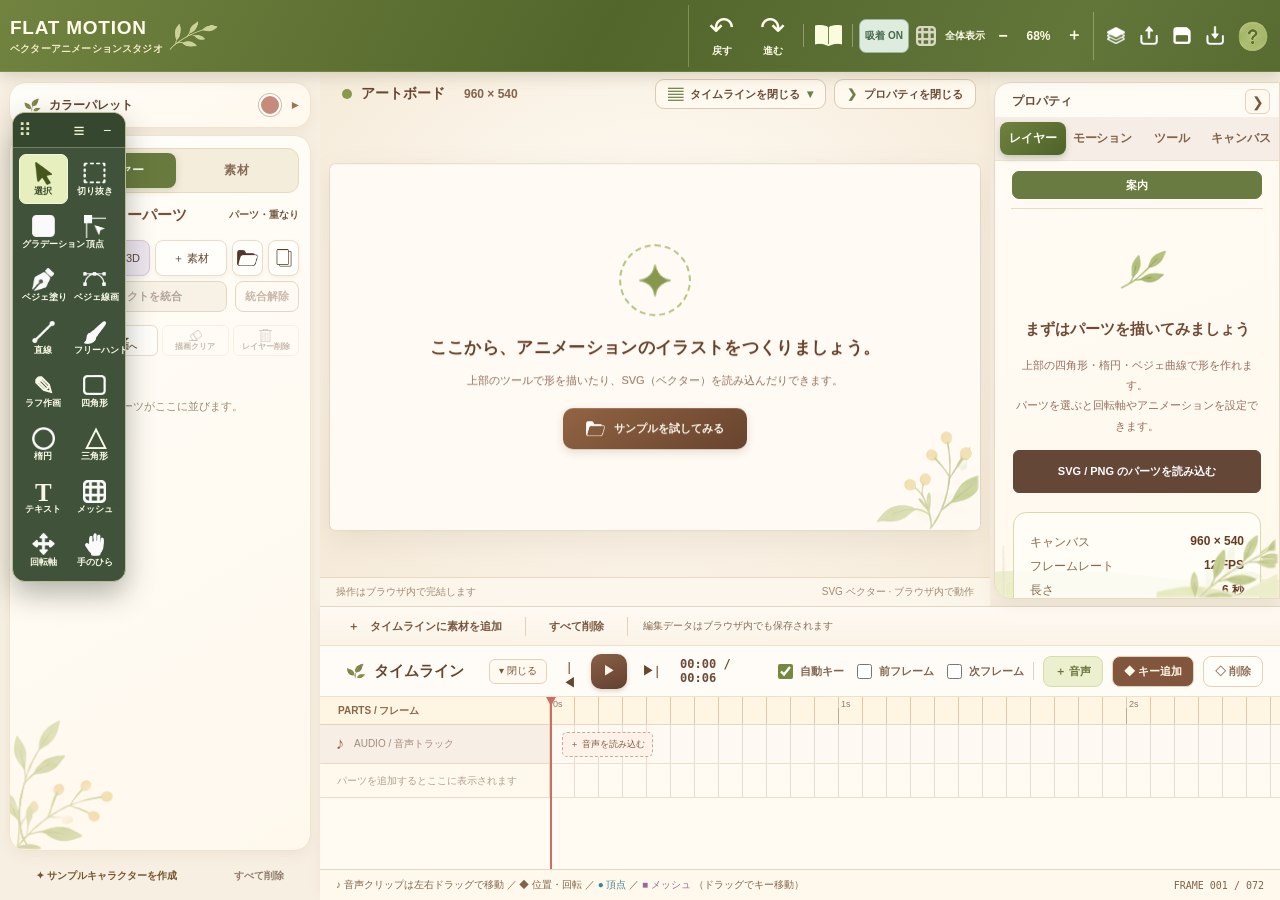
<file: index.html>
<!DOCTYPE html>

<html lang="ja">
<head>
<meta charset="utf-8"/>
<meta content="width=device-width, initial-scale=1.0" name="viewport"/>
<meta content="#47322c" name="theme-color"/>
<title>FLAT MOTION | ベクターキャラクターアニメーション</title>
<link href="styles.css" rel="stylesheet"/>
</head>
<body>
<div id="app">
<header class="app-header">
<div class="brand"><div class="brand-mark"><img alt="" draggable="false" src="assets/decorations/brand-emblem.png"/></div><div class="brand-text"><strong>FLAT <em>MOTION</em></strong><small>ベクターアニメーションスタジオ</small></div><img alt="" class="brand-leaf" draggable="false" src="assets/decorations/header-branch.png"/></div>

<div class="stage-tools"><button class="history-tool-btn" data-action="undo" title="元に戻す Ctrl+Z" aria-label="元に戻す"><span class="history-tool-symbol" aria-hidden="true">↶</span><span class="history-tool-label">戻す</span></button><button class="history-tool-btn" data-action="redo" title="やり直し Ctrl+Y" aria-label="やり直す"><span class="history-tool-symbol" aria-hidden="true">↷</span><span class="history-tool-label">進む</span></button><span class="stage-separator"></span><button aria-controls="subviewWindow" aria-expanded="false" aria-label="サブビューを開く" class="subview-launch" data-action="toggleSubview" id="subviewToggle" title="資料画像とスポイトのサブビューを開く" type="button"><img class="subview-launch-icon" src="assets/subview.png" alt=""></button><span class="stage-separator"></span><button data-action="toggleSmartGuides" id="fmSmartGuidesToggle" class="fm-snap-active" aria-pressed="true" title="オブジェクトの端・中心への自動吸着 ON/OFF">吸着 ON</button><button data-action="toggleGrid" id="gridButton" title="グリッドの切替">▦</button><button data-action="fit" title="キャンバスに合わせる">全体表示</button><button data-action="zoomOut" title="縮小">−</button><span id="zoomLabel">100%</span><button data-action="zoomIn" title="拡大">＋</button></div><div class="header-actions">
<button aria-label="新規" class="top-btn subtle" data-action="new" title="新規作成"><img alt="" aria-hidden="true" class="header-file-glyph ui-icon-img" draggable="false" src="assets/ui/matcha/22.png"/><span class="header-file-label">新規</span></button>
<button aria-label="開く" class="top-btn subtle" data-action="load" title="プロジェクト読込"><img alt="" aria-hidden="true" class="header-file-glyph ui-icon-img" draggable="false" src="assets/ui/matcha/26.png"/><span class="header-file-label">開く</span></button>
<button aria-label="保存" class="top-btn subtle" data-action="save" title="プロジェクト保存"><img alt="" aria-hidden="true" class="header-file-glyph ui-icon-img" draggable="false" src="assets/ui/matcha/25.png"/><span class="header-file-label">保存</span></button>
<div class="header-divider small"></div>
<button aria-label="書き出し" class="top-btn accent" data-action="exportMenu"><img alt="" aria-hidden="true" class="header-file-glyph ui-icon-img" draggable="false" src="assets/ui/matcha/27.png"/><span class="header-file-label">書き出し</span></button>
<button aria-label="完全マニュアルを開く" class="circle-btn" data-action="help" title="完全マニュアル"><img alt="" draggable="false" src="assets/help.png"/></button>
</div>
<img alt="" class="header-flower" draggable="false" src="assets/decorations/header-flowers.png"/></header>
<section id="floatingTools" class="floating-tools" aria-label="移動式描画ツールパレット">
  <div class="floating-tools-title" id="floatingToolsHandle" title="ここをドラッグして移動">
    <span class="floating-tools-grip" aria-hidden="true">⠿</span>
    <div class="floating-tools-actions">
      <button type="button" id="floatingToolsMenuButton" aria-label="ツールパレットのメニュー" aria-haspopup="true" aria-controls="floatingToolsMenu" aria-expanded="false" title="パレット設定">≡</button>
      <button type="button" id="floatingToolsCollapse" aria-expanded="true" title="パレットを折りたたむ" aria-label="ツールパレットを折りたたむ">−</button>
    </div>
  </div>
  <div id="floatingToolsMenu" class="floating-tools-menu" role="menu" aria-label="ツールパレット設定" hidden>
    <button type="button" id="floatingToolsColumns" role="menuitemcheckbox" aria-checked="false">▦ 1列／2列を切り替え</button>
    <button type="button" id="floatingToolsReset" role="menuitem">↺ パレット位置を初期化</button>
  </div>
  <nav aria-label="描画ツール" class="header-tools tools-grid" id="toolsGrid">
<button aria-label="選択" class="tool-btn active" data-tool="select" title="移動・選択 (V)"><img alt="" aria-hidden="true" class="tool-glyph ui-icon-img" draggable="false" src="assets/ui/matcha/01.png"/><span class="tool-label">選択</span></button>
<button aria-label="切り抜き" class="tool-btn" data-tool="crop" title="選択範囲の内側を削除 (C)"><img alt="" aria-hidden="true" class="tool-glyph ui-icon-img" draggable="false" src="assets/ui/matcha/05.png"/><span class="tool-label">切り抜き</span></button>
<button aria-label="グラデーション" class="tool-btn" data-tool="gradient" title="オブジェクト上をドラッグして線状・円状グラデーションを作成"><img alt="" aria-hidden="true" class="tool-glyph ui-icon-img" draggable="false" src="assets/ui/matcha/19.png"/><span class="tool-label">グラデーション</span></button>
<button aria-label="頂点" class="tool-btn" data-tool="node" title="頂点編集・キーフレーム変形 (N / M)"><img alt="" aria-hidden="true" class="tool-glyph ui-icon-img" draggable="false" src="assets/ui/matcha/vertex-tool-icon.png"/><span class="tool-label">頂点</span></button>
<button aria-label="ベジェ塗り" class="tool-btn" data-tool="pen" title="塗りつぶしベジェを描画 (P)"><img alt="" aria-hidden="true" class="tool-glyph ui-icon-img" draggable="false" src="assets/ui/matcha/07.png"/><span class="tool-label">ベジェ塗り</span></button>
<button aria-label="ベジェ線画" class="tool-btn" data-tool="strokePen" title="線のみのベジェ曲線 (K)"><img alt="" aria-hidden="true" class="tool-glyph ui-icon-img" draggable="false" src="assets/ui/matcha/08.png"/><span class="tool-label">ベジェ線画</span></button>
<button aria-label="直線" class="tool-btn" data-tool="line" title="直線をドラッグで作成 (L)"><img alt="" aria-hidden="true" class="tool-glyph ui-icon-img" draggable="false" src="assets/ui/matcha/09.png"/><span class="tool-label">直線</span></button>
<button aria-label="フリーハンド" class="tool-btn" data-tool="brush" title="フリーハンドで描画 (B)"><img alt="" aria-hidden="true" class="tool-glyph ui-icon-img" draggable="false" src="assets/ui/matcha/15.png"/><span class="tool-label">フリーハンド</span></button>
<button aria-label="ラフ作画（ラスター）" class="tool-btn" data-tool="raster" title="ラスターのペン・消しゴム"><span class="tool-glyph text-tool-glyph" aria-hidden="true">✎</span><span class="tool-label">ラフ作画</span></button>
<button aria-label="四角形" class="tool-btn" data-tool="rect" title="四角形を描画 (R)"><img alt="" aria-hidden="true" class="tool-glyph ui-icon-img" draggable="false" src="assets/ui/matcha/10.png"/><span class="tool-label">四角形</span></button>
<button aria-label="楕円" class="tool-btn" data-tool="ellipse" title="楕円を描画 (E)"><img alt="" aria-hidden="true" class="tool-glyph ui-icon-img" draggable="false" src="assets/ui/matcha/11.png"/><span class="tool-label">楕円</span></button>
<button aria-label="三角形" class="tool-btn" data-tool="triangle" title="三角形を描画（向きはツール設定で選択）"><span class="tool-glyph text-tool-glyph" aria-hidden="true">△</span><span class="tool-label">三角形</span></button>
<button aria-label="テキスト" class="tool-btn" data-tool="text" title="テキストを配置 (T)"><span class="tool-glyph text-tool-glyph" aria-hidden="true">T</span><span class="tool-label">テキスト</span></button>
<button aria-label="メッシュ" class="tool-btn" data-tool="mesh" title="メッシュ変形 (G)"><img alt="" aria-hidden="true" class="tool-glyph ui-icon-img" draggable="false" src="assets/ui/matcha/49.png"/><span class="tool-label">メッシュ</span></button>
<button aria-label="回転軸" class="tool-btn" data-tool="pivot" title="関節の回転軸設定 (J)"><img alt="" aria-hidden="true" class="tool-glyph ui-icon-img" draggable="false" src="assets/ui/matcha/04.png"/><span class="tool-label">回転軸</span></button>
<button aria-label="手のひら" class="tool-btn" data-tool="hand" title="キャンバス移動 (H)"><img alt="" aria-hidden="true" class="tool-glyph ui-icon-img" draggable="false" src="assets/ui/matcha/02.png"/><span class="tool-label">手のひら</span></button>
</nav>
</section>
<div id="fmLayerMenuPopup" class="fm-layer-menu-popup" role="menu" hidden>
<div class="fm-layer-menu-top">レイヤーメニュー <button type="button" id="fmLayerMenuClose" aria-label="メニューを閉じる">×</button></div>
<div class="layer-palette-opacity" id="layerPaletteOpacity" aria-label="選択レイヤーの不透明度">
  <div class="layer-palette-opacity-heading"><label for="fmLayerOpacitySlider">レイヤー透明度</label><output id="fmLayerOpacityValue" for="fmLayerOpacitySlider">100%</output></div>
  <input id="fmLayerOpacitySlider" type="range" min="0" max="100" step="1" value="100" data-layer-opacity="1" aria-label="選択中のレイヤーの不透明度" disabled />
  <div class="layer-palette-opacity-caption" id="fmLayerOpacityHint">レイヤーを選択してください</div>
</div>
<div class="fm-layer-menu-inside" style="padding:10px 12px"><button type="button" class="soft-btn primary wide" data-action="createLinkedClone">◇ 選択レイヤー／フォルダーをクローン</button><small style="display:block;margin-top:7px">元フォルダーの図形を1つの統合オブジェクトとして表示。内部境界は消し、クローン側のアウトラインは外周だけに適用します。</small></div>
<details class="fm-layer-menu-section" open><summary>◇ シェイプ形成 / パスファインダー <span aria-hidden="true">▸</span></summary>
<div class="fm-layer-menu-inside"><div class="fm-geometry-toolbar" aria-label="パスファインダー">
  <div class="fm-geometry-heading">◇ シェイプ形成 / パスファインダー <small>チェックで2個以上選択</small></div>
  <div class="fm-geometry-buttons">
    <button data-action="pathUnion" type="button" title="選択した図形を1つの輪郭へ合体">合体</button>
    <button data-action="pathSubtract" type="button" title="下の図形から上の図形を型抜き">前面型抜き</button>
    <button data-action="pathIntersect" type="button" title="重なった部分のみを残す">交差</button>
    <button data-action="pathDivide" type="button" title="重なりの部分とそれ以外を別オブジェクトへ分割">分割</button>
  </div>
  <label class="fm-geometry-retain"><input id="fmGeometryKeepSource" type="checkbox" checked> 元の図形を残す（非表示にする）</label>
</div></div></details>
</div>
<div class="main-grid">
<aside class="sidebar left-sidebar">
<section class="left-section palette-section is-collapsed" id="paletteSection"><button type="button" class="palette-fold-toggle" id="paletteToggle" data-action="togglePalette" aria-controls="paletteBody" aria-expanded="false" title="カラーパレットを開く・閉じる"><span class="left-section-title-text"><img alt="" draggable="false" src="assets/ui/color/32.png"/> カラーパレット</span><span class="palette-current-color" id="paletteCurrentColor" aria-hidden="true"></span><span class="palette-chevron" aria-hidden="true">▾</span></button>
<div class="palette-body" id="paletteBody">
<div class="fm-color-set-tools">
 <select id="colorSetSelect" aria-label="カラーセット切替" title="カラーセットの切替"></select>
 <button type="button" data-color-set-action="new" title="カラーセットを新規作成">新規</button>
 <button type="button" data-color-set-action="rename" title="カラーセットの名前を変更">名前</button>
 <button type="button" data-color-set-action="delete-set" title="現在のカラーセットを削除">削除</button>
</div>
<div class="palette-grid" id="paletteGrid"></div>
<div class="fm-color-slot-tools">
 <button type="button" id="colorSetAdd" data-color-set-action="put" title="現在の色を登録・選択色に上書き">＋</button>
 <button type="button" id="colorSetRemove" data-color-set-action="remove" title="選択した色を削除">－</button>
 <button type="button" id="colorSetClearSelection" data-color-set-action="clear-selection" title="色の選択を解除して、新しい色を追加できる状態にする">選択解除</button>
</div>
<div id="colorSetSelectionStatus" class="fm-color-slot-status" aria-live="polite"></div>
<div class="fm-color-set-transfer"><button type="button" data-color-set-action="export">JSON保存</button><button type="button" data-color-set-action="import">JSON読込</button><input type="file" id="colorSetFile" accept=".json,application/json" hidden></div>
<div class="palette-custom"><span>描画色</span><label class="color-control"><input id="drawColor" type="color" value="#c78b7b"/><span id="drawColorCode">#C78B7B</span></label></div></div>
</section>
<section class="left-section layers-section">
<nav class="material-tabs fm-layer-tabs" role="tablist" aria-label="レイヤー・素材の切替"><button id="fmLayerMenuButton" class="fm-layer-menu-trigger" type="button" aria-haspopup="true" aria-expanded="false" aria-controls="fmLayerMenuPopup" title="レイヤーメニュー">☰</button>
<button id="materialTabLayers" class="material-tab active" type="button" role="tab" aria-selected="true" data-library-tab="layers">レイヤー</button><button id="materialTabLibrary" class="material-tab" type="button" role="tab" aria-selected="false" data-library-tab="library">素材</button></nav>
<div class="layer-panel-view" id="layerPanel">
<div class="section-title"><span class="left-section-title-text"><img alt="" draggable="false" src="assets/ui/color/32.png"/>キャラクターパーツ</span><span class="section-note">パーツ・重なり</span></div>
<div class="layer-toolbar"><button class="asset-add" data-action="createRaster" title="透明ラスターレイヤーを追加">＋ ラスター</button><button class="asset-add" data-action="create3D" title="3D下書きレイヤーを追加">＋ 3D</button><button class="asset-add" data-action="import" title="SVG/PNG素材を追加">＋ 素材</button><button aria-label="フォルダーを作成" class="folder-add" data-action="newFolder" title="フォルダー作成（選択パーツを収納）"><img alt="" class="layer-action-image action-newFolder" draggable="false" src="assets/ui/choco/23.png"/></button><button aria-label="レイヤー複製" class="duplicate-icon-btn" data-action="duplicate" title="レイヤー複製"><img alt="" aria-hidden="true" class="copy-art" draggable="false" src="assets/copy.png"/></button></div>

<div class="layer-merge-row"><button id="mergeLayersButton" type="button" data-action="mergeLayers" disabled title="チェックボックスで2個以上選択してください"><span aria-hidden="true">◇</span> オブジェクトを統合</button><button id="unmergeLayersButton" type="button" class="unmerge-layer-btn" data-action="unmergeLayers" disabled title="統合オブジェクトを選択してください">統合解除</button><span id="mergeSelectionCount">2個以上選択</span></div>

<div class="layer-ops-toolbar" role="group" aria-label="選択レイヤーの操作">
<button type="button" aria-label="レイヤーを前面へ" data-action="up" title="レイヤーを前面へ"><img alt="" class="layer-action-image action-up" draggable="false" src="assets/layer-front.png"/><span>前面へ</span></button>
<button type="button" aria-label="レイヤーを背面へ" data-action="down" title="レイヤーを背面へ"><img alt="" class="layer-action-image action-down" draggable="false" src="assets/layer-back.png"/><span>背面へ</span></button>
<button type="button" id="clearLayerContentsButton" aria-label="レイヤーの描画内容をクリア" data-action="clearLayerContents" title="選択レイヤーの描画内容だけを消去（レイヤー自体は残します）"><img alt="" class="layer-action-image action-clear" draggable="false" src="assets/layer-clear.png"/><span>描画クリア</span></button>
<button type="button" id="deleteLayerButton" aria-label="レイヤーを削除" data-action="delete" title="選択レイヤーを削除（フォルダーは中身も削除）"><img alt="" class="layer-action-image action-delete" draggable="false" src="assets/layer-trash.png"/><span>レイヤー削除</span></button>
</div>
<div class="folder-drop-root" id="folderDropRoot" title="ここへドラッグしてフォルダーから取り出す">↰ フォルダー外へ移動（ドロップ）</div><div class="layer-list" id="layerList"><div class="blank-state small">描いたパーツがここに並びます。</div></div>

</div>
<div class="library-panel-view hidden" id="libraryPanel" aria-label="素材ライブラリ">
  <div class="library-headline"><strong>素材ライブラリ</strong><small>プロジェクト共通</small></div>
  <div class="library-toolbar"><button type="button" data-library-action="register" title="選択中のレイヤーまたはフォルダーを登録">＋ 登録</button><button type="button" data-library-action="new-folder" title="ライブラリ用のフォルダーを追加">＋ フォルダー</button></div>
  <div class="library-search-wrap"><input id="librarySearch" type="search" placeholder="素材名・フォルダー名で検索" autocomplete="off" aria-label="ライブラリを検索" /><button type="button" data-library-action="clear-search" title="検索を消去">×</button></div>
  <div id="libraryBreadcrumbs" class="library-breadcrumbs" aria-label="フォルダーの現在位置"></div>
  <div class="library-list" id="libraryList"><div class="blank-state small">ライブラリを読み込んでいます。</div></div>
  <div class="library-transfer"><button type="button" data-library-action="export" title="素材ライブラリをJSONでバックアップ">JSON保存</button><button type="button" data-library-action="import" title="バックアップを読み込む">JSON読込</button><select id="libraryImportMode" aria-label="読み込み方法"><option value="merge">追加する</option><option value="replace">置き換え</option></select></div>
  <div id="libraryInfo" class="library-info">素材ライブラリはFMSと別に保存されます。</div>
</div>
<img alt="" class="layers-leaf-deco" draggable="false" src="assets/decorations/sidebar-left-botanical.png"/></section>
<div class="left-bottom"><button class="text-link" data-action="demo">✦ サンプルキャラクターを作成</button><button class="text-link light" data-action="clear">すべて削除</button></div>
</aside>
<main class="stage-area">
<div class="stage-toolbar">
<div class="stage-label"><span class="stage-dot"></span><strong>アートボード</strong><span class="stage-size" id="stageSize">960 × 540</span></div>
<div class="workspace-panel-actions"><button type="button" class="timeline-pane-toggle" id="timelineToggleButton" data-action="toggleTimeline" aria-controls="timelinePanel" aria-expanded="true" title="タイムラインを閉じてキャンバスを広げる"><span class="timeline-toggle-symbol" aria-hidden="true">▤</span><span id="timelineToggleLabel">タイムラインを閉じる</span><span class="timeline-toggle-arrow" aria-hidden="true">▾</span></button><button type="button" class="inspector-pane-toggle" id="inspectorToggleButton" data-action="toggleInspector" aria-expanded="true" aria-controls="inspectorSidebar" title="プロパティパネルを閉じる"><span class="inspector-toggle-arrow" aria-hidden="true">❯</span><span id="inspectorToggleLabel">プロパティを閉じる</span></button></div>
</div>
<div class="stage-viewport" id="stageViewport"><div class="pen-controls hidden" id="penControls"><span class="pen-title">✒ パス作成中 <b id="penCount">0 点</b></span><button class="pen-commit" data-action="finishPenClosed" id="penClose">塗りを確定</button><button data-action="finishPenOpen" id="penOpen">開いた線で確定</button><button data-action="undoPenPoint" title="ひとつ前の点を取り消し">↶</button><button data-action="cancelPen" title="キャンセル">✕</button></div><div class="stage-center" id="stageCenter"><div class="artboard-shell" id="artboardShell"><svg aria-label="ベクターアニメーションキャンバス" id="artboard" xmlns="http://www.w3.org/2000/svg"></svg><div class="empty-canvas" id="emptyCanvas" style="display:none"><div class="empty-illustration"><img alt="" draggable="false" src="assets/decorations/center-sparkle-centered.png"/></div><strong>ここから、アニメーションのイラストをつくりましょう。</strong><span>上部のツールで形を描いたり、SVG（ベクター）を読み込んだりできます。</span><button class="empty-demo" data-action="demo"><img alt="" aria-hidden="true" class="ui-icon-img" draggable="false" src="assets/ui/choco/23.png"/> サンプルを試してみる</button><img alt="" class="empty-corner-flourish" draggable="false" src="assets/decorations/artboard-corner-botanical.png"/></div></div></div></div>
<div class="stage-footer"><span id="stageStatus">準備完了</span><span>SVG ベクター · ブラウザ内で動作</span></div>
</main>
<aside class="sidebar right-sidebar" id="inspectorSidebar" aria-label="プロパティパネル">
<div class="inspector-dock-header"><strong>プロパティ</strong><button type="button" class="inspector-dock-close" data-action="toggleInspector" aria-label="プロパティパネルを閉じる" title="パネルを畳んでキャンバスを広げる">❯</button></div>
<nav aria-label="プロパティの切り替え" class="inspector-tabs" role="tablist">
<button aria-selected="true" class="inspector-tab active" data-inspector-tab="layer" role="tab" type="button">レイヤー</button>
<button aria-selected="false" class="inspector-tab" data-inspector-tab="motion" role="tab" type="button">モーション</button>
<button aria-selected="false" class="inspector-tab" data-inspector-tab="tool" role="tab" type="button">ツール</button>
<button aria-selected="false" class="inspector-tab" data-inspector-tab="canvas" role="tab" type="button">キャンバス</button>
</nav>
<div class="inspector-scroll" id="inspector"></div>
<img alt="" class="inspector-leaf-deco" draggable="false" src="assets/decorations/inspector-bottom-botanical.png"/><img alt="" aria-hidden="true" class="inspector-hills-deco" draggable="false" src="assets/decorations/inspector-hills.png"/></aside>
<section class="timeline-panel" id="timelinePanel" aria-label="タイムライン"><div class="timeline-quickbar">
<div class="timeline-quick-left">
<button data-action="import" title="SVG・PNG素材を読み込む">＋　タイムラインに素材を追加</button>
<i aria-hidden="true"></i>
<button data-action="clear" title="全レイヤーを削除">すべて削除</button>
<i aria-hidden="true"></i>
<span>編集データはブラウザ内でも保存されます</span>
</div>
<span>SVG / ベクター・ブラウザ内で動作</span>
</div>
<div class="timeline-toolbar"><div class="tl-left"><span class="tl-caption"><img alt="" draggable="false" src="assets/ui/color/32.png"/> タイムライン</span><button type="button" class="timeline-inline-close" data-action="toggleTimeline" aria-label="タイムラインを閉じる" title="作画スペースを広げる">▾ 閉じる</button><button data-action="first" title="先頭へ">|◀</button><button class="play-button" data-action="play" id="playButton" title="再生 / 停止 (Space)">▶</button><button data-action="next" title="次のフレーム">▶|</button><span class="time-display" id="timeDisplay">00:00 / 00:06</span></div><div class="tl-right"><label class="check-small"><input checked="" id="autoKey" type="checkbox"/> 自動キー</label><label class="check-small"><input id="onionPrev" type="checkbox"/> 前フレーム</label><label class="check-small"><input id="onionNext" type="checkbox"/> 次フレーム</label><span class="tl-sep"></span><button class="audio-add-btn" data-action="importAudio" title="MP3・WAV・OGGなどの音声をタイムラインに追加">＋ 音声</button><button class="pill-button" data-action="addKey">◆ キー追加</button><button class="pill-button ghost" data-action="removeKey">◇ 削除</button></div></div>
<div class="timeline-scroller" id="timelineScroller"><div class="timeline-inner" id="timelineInner"></div></div>
<div class="timeline-bottom"><div class="timeline-tip">♪ 音声クリップは左右ドラッグで移動 ／ ◆ 位置・回転 ／ <span class="morph-legend">● 頂点</span> ／ <span class="mesh-legend">■ メッシュ</span> （ドラッグでキー移動）</div><div class="tl-frame" id="frameCounter">FRAME 000 / 072</div></div>
</section>
</div>
</div>
<!-- The subview is a movable workspace window; its images are references, not artwork layers. -->
<section aria-label="資料サブビュー" aria-modal="false" class="subview-window is-hidden" id="subviewWindow" role="dialog">
<div class="subview-titlebar" id="subviewTitlebar"><div class="subview-title"><span class="subview-dot"></span><strong>SUB VIEW</strong><span>資料・カラー抽出</span></div><button aria-label="サブビューを閉じる" class="subview-close" id="subviewClose" title="閉じる" type="button">×</button></div>
<div class="subview-toolbar">
<button class="subview-primary" id="subviewAdd" type="button">＋ 画像を追加</button>
<button aria-label="前の画像" class="subview-small" id="subviewPrev" title="前の画像" type="button">‹</button>
<span class="subview-counter" id="subviewCount">0 / 0</span>
<button aria-label="次の画像" class="subview-small" id="subviewNext" title="次の画像" type="button">›</button>
<button aria-label="現在の画像を削除" class="subview-small subview-delete" id="subviewDelete" title="現在の画像を削除" type="button">×</button>
</div>
<div aria-label="登録した資料画像" class="subview-thumbnails" id="subviewThumbs"></div>
<div class="subview-image-area" id="subviewImageArea">
<canvas aria-label="クリックで色を抽出する資料画像" id="subviewCanvas"></canvas>
<div class="subview-empty" id="subviewEmpty"><div class="subview-empty-icon"><img src="assets/subview.png" alt=""></div><strong>参考画像を開く</strong><span>PNG・JPG・WebP・GIF・BMP<br/>複数枚を切り替えて表示できます</span><button id="subviewEmptyAdd" type="button">画像を読み込む</button><small>ドラッグ＆ドロップも対応</small></div>
<div class="subview-image-caption" id="subviewFilename"></div>
</div>
<div class="subview-viewbar">
<div aria-label="資料の操作" class="subview-mode-buttons" role="group"><button class="active" data-subview-mode="pick" title="クリックで色を取得" type="button">スポイト</button><button data-subview-mode="pan" title="ドラッグで資料を移動" type="button">手のひら</button></div>
<span class="subview-spacer"></span><button id="subviewZoomOut" title="縮小" type="button">−</button><output id="subviewZoomLabel">100%</output><button id="subviewZoomIn" title="拡大" type="button">＋</button><button id="subviewFit" title="ウィンドウに合わせる" type="button">全体</button>
</div>
<div class="subview-colorbar">
<span class="subview-swatch" id="subviewSampleSwatch" style="background:#c78b7b"></span>
<div class="subview-color-value"><strong id="subviewHex">#C78B7B</strong><small id="subviewColorHint">画像をクリックして色を取得</small></div>
<button id="subviewCopyColor" title="色コードをコピー" type="button">コピー</button>
</div>
<div class="subview-footer"><button id="subviewApplyColor" type="button">選択中の塗りに反映</button><span>ホイール：拡縮 ／ 手のひら：移動</span></div>
</section>
<input accept="image/png,image/jpeg,image/webp,image/gif,image/bmp" hidden="" id="subviewFiles" multiple="" type="file"/>
<div class="popup hidden" id="exportPopup" role="menu"><div class="popup-title">書き出し形式</div><button data-action="exportPNG">静止画 PNG <small>現在のフレーム</small></button><button data-action="exportPSD">レイヤー PSD <small>グループとクリッピング保持</small></button><button data-action="exportSVG">ベクター SVG <small>レイヤー階層を整理して出力</small></button><button data-action="exportHTML">アニメーション HTML <small>単体で再生できる</small></button><button data-action="exportFrames">PNG連番 ZIP <small>透過対応・編集ソフト向け</small></button><button data-action="exportWEBM">動画 WebM <small>音声トラックも含む</small></button></div>
<div class="modal-backdrop hidden" id="modal"><div class="modal-card"><div class="modal-top"><strong id="modalTitle">設定</strong><button aria-label="閉じる" data-action="closeModal">✕</button></div><div id="modalBody"></div></div></div>
<div class="toast hidden" id="toast"></div>
<input accept=".json,.fms,application/json" hidden="" id="fileProject" type="file"/>
<input accept=".svg,.png,image/svg+xml,image/png" hidden="" id="fileAssets" multiple="" type="file"/>
<input accept="audio/*,.mp3,.wav,.ogg,.m4a,.aac,.flac,.webm" hidden="" id="fileAudio" multiple="" type="file"/>
<input accept=".ttf,.otf,.woff,.woff2,font/ttf,font/otf,font/woff,font/woff2" hidden="" id="fileFonts" multiple="" type="file"/>
<input id="libraryJsonFile" type="file" accept=".json,application/json" style="display:none" aria-label="素材ライブラリのJSONを選択" />
<div id="fm3dModal" class="fm3d-modal" hidden><div class="fm3d-dialog" role="dialog" aria-modal="true" aria-label="3D下書きレイヤー編集">
 <header class="fm3d-header"><div class="fm3d-title"><strong>▧ 3D下書きワークスペース</strong><span>複数モデルを組み合わせてアタリを作成</span></div><button id="fm3dClose" type="button" aria-label="閉じる">✕</button></header>
 <div class="fm3d-main"><aside class="fm3d-library"><div class="fm3d-panel-heading"><strong>オブジェクト一覧</strong><span id="fm3dObjectCount">0</span></div><label class="fm3d-file">＋ モデルを追加<input id="fm3dFile" type="file" accept=".obj,.fbx,.vrm,.glb,.gltf" multiple hidden></label><div class="fm3d-formats">OBJ / FBX / VRM / GLB</div><div id="fm3dObjects" class="fm3d-objects" aria-label="読み込み済みモデル一覧"></div><div class="fm3d-list-help">モデル名をクリックして選択できます。<br>目のアイコンで表示を切り替えます。</div></aside><section class="fm3d-view"><div class="fm3d-view-toolbar"><span>3D VIEW</span><span id="fm3dFilename">モデル未選択</span></div><div class="fm3d-toolstrip" role="toolbar" aria-label="3D編集ツール"><div class="fm3d-history"><button type="button" id="fm3dUndo" title="3D操作を取り消す (Ctrl+Z)" disabled>↶ 戻す</button><button type="button" id="fm3dRedo" title="3D操作をやり直す (Ctrl+Y)" disabled>↷ 進む</button></div><button type="button" data-fm3d-tool="hand" aria-pressed="false" title="視点を平行移動">✋ ハンド</button><button type="button" data-fm3d-tool="move" aria-pressed="false" title="モデルを移動">✥ 移動</button><button type="button" data-fm3d-tool="rotate" aria-pressed="false" title="モデルを回転">⟳ 回転</button><button type="button" data-fm3d-tool="camera" aria-pressed="true" class="active" title="視点を回転">◉ カメラ</button><fieldset id="fm3dAxisChoice" class="fm3d-axis-choice" hidden><legend>回転方向</legend><label><input type="radio" name="fm3dRotateAxis" value="vertical"> 縦（X）</label><label><input type="radio" name="fm3dRotateAxis" value="horizontal" checked> 横（Y）</label><label><input type="radio" name="fm3dRotateAxis" value="tilt"> 傾き（Z）</label></fieldset></div><div class="fm3d-canvas-wrap"><canvas id="fm3dCanvas" width="840" height="570"></canvas></div><div class="fm3d-note" id="fm3dNoteText">ドラッグ：視点角度を変更／右ドラッグ：視点移動／ホイール：ズーム</div></section>
 <aside class="fm3d-options"><div class="fm3d-panel-heading"><strong>プロパティ</strong></div><div id="fm3dSelectedTools">
 <details open><summary>モデルの位置（XYZ・微調整）</summary><div class="fm3d-sliders"><div class="fm3d-slider-row"><label for="fm3d-pos-0">X</label><input id="fm3d-pos-0" type="range" data-three-setting="pos:0" min="-5" max="5" step="0.01" value="0"><output for="fm3d-pos-0" data-three-output="pos:0">0</output></div><div class="fm3d-slider-row"><label for="fm3d-pos-1">Y</label><input id="fm3d-pos-1" type="range" data-three-setting="pos:1" min="-5" max="5" step="0.01" value="0"><output for="fm3d-pos-1" data-three-output="pos:1">0</output></div><div class="fm3d-slider-row"><label for="fm3d-pos-2">Z</label><input id="fm3d-pos-2" type="range" data-three-setting="pos:2" min="-5" max="5" step="0.01" value="0"><output for="fm3d-pos-2" data-three-output="pos:2">0</output></div></div></details>
 <details open><summary>モデルのサイズ（一括拡大・縮小）</summary><div class="fm3d-sliders"><div class="fm3d-slider-row"><label for="fm3d-scale">倍率</label><input id="fm3d-scale" type="range" data-three-setting="scale:0" min="0.05" max="10" step="0.05" value="1"><output for="fm3d-scale" data-three-output="scale:0">1.00</output></div><div class="fm3d-scale-note">1.00＝読み込み時のサイズ／0.50＝半分／2.00＝2倍</div></div></details>
 <details open><summary>モデルの回転（度・微調整）</summary><div class="fm3d-sliders"><div class="fm3d-slider-row"><label for="fm3d-rot-0">X</label><input id="fm3d-rot-0" type="range" data-three-setting="rot:0" min="-180" max="180" step="1" value="0"><output for="fm3d-rot-0" data-three-output="rot:0">0</output></div><div class="fm3d-slider-row"><label for="fm3d-rot-1">Y</label><input id="fm3d-rot-1" type="range" data-three-setting="rot:1" min="-180" max="180" step="1" value="0"><output for="fm3d-rot-1" data-three-output="rot:1">0</output></div><div class="fm3d-slider-row"><label for="fm3d-rot-2">Z</label><input id="fm3d-rot-2" type="range" data-three-setting="rot:2" min="-180" max="180" step="1" value="0"><output for="fm3d-rot-2" data-three-output="rot:2">0</output></div></div></details>
 <details><summary>カメラ（下書き視点）</summary><div class="fm3d-triple"><label>水平 °<input type="number" data-three-setting="camera:0" step="5"></label><label>仰角 °<input type="number" data-three-setting="camera:1" step="5"></label><label>距離<input type="number" data-three-setting="camera:2" step="0.1" min="0.75"></label></div></details>
 <details open><summary>ボーン <span id="fm3dBoneCount">0本のボーン</span></summary><select id="fm3dBone"><option>モデルを読み込んでください</option></select><div class="fm3d-bone-guide">回転ツールで関節付近をクリックすると、ボーンの回転ハンドルが表示されます。</div><div class="fm3d-sliders"><div class="fm3d-slider-row"><label for="fm3d-bone-0">X °</label><input id="fm3d-bone-0" type="range" data-three-bone="0" min="-180" max="180" step="1" value="0"><output data-three-bone-value="0">0°</output></div><div class="fm3d-slider-row"><label for="fm3d-bone-1">Y °</label><input id="fm3d-bone-1" type="range" data-three-bone="1" min="-180" max="180" step="1" value="0"><output data-three-bone-value="1">0°</output></div><div class="fm3d-slider-row"><label for="fm3d-bone-2">Z °</label><input id="fm3d-bone-2" type="range" data-three-bone="2" min="-180" max="180" step="1" value="0"><output data-three-bone-value="2">0°</output></div></div><button type="button" id="fm3dBoneClear" class="fm3d-subbutton">選択ボーンの回転を初期化</button></details>
 </div><div class="fm3d-view-settings" role="group" aria-label="3D表示補助">
<label class="fm3d-check"><input type="checkbox" id="fm3dGround" checked> 地面を表示</label>
<label class="fm3d-check"><input type="checkbox" id="fm3dPerspectiveGrid"> パースグリッドを表示</label>
<div class="fm3d-settings-section"><strong>パースの強さ</strong><div class="fm3d-light-strength"><label for="fm3dPerspectiveStrength">弱い</label><input id="fm3dPerspectiveStrength" type="range" min="0" max="100" step="1" value="50" aria-label="パースの強さ"><output id="fm3dPerspectiveStrengthValue" for="fm3dPerspectiveStrength">50%</output></div><span class="fm3d-guide-note">0%＝ほぼ平行投影／50%＝標準／100%＝強い遠近感。モデルの画面上の大きさをほぼ維持して調整します。</span></div>
<div class="fm3d-settings-section"><strong>接地</strong><button type="button" id="fm3dGroundSelected" class="fm3d-subbutton">選択モデルを地面に接地</button><span class="fm3d-guide-note">現在の姿勢・回転・倍率で、最下点を地面に合わせます。</span></div>
<div class="fm3d-settings-section fm3d-light-panel"><strong>光源</strong>
<div class="fm3d-light-editor"><canvas id="fm3dLightSphere" width="156" height="156" role="img" aria-label="ドラッグして光の方向を調整"></canvas><span class="fm3d-guide-note">球をドラッグして光が当たる方向を調整</span></div>
<div class="fm3d-light-strength"><label for="fm3dLightIntensity">光の強さ</label><input id="fm3dLightIntensity" type="range" min="0" max="5" step="0.05" value="2.4"><output id="fm3dLightIntensityValue">2.40</output></div>
<button type="button" id="fm3dLightReset" class="fm3d-subbutton">光源を初期化</button></div>
<div class="fm3d-settings-section"><label class="fm3d-bg-label" for="fm3dBackground"><strong>3D画面の背景色</strong><input type="color" id="fm3dBackground" value="#f7f0e6"></label><span class="fm3d-guide-note">背景色と光源ハンドルは2Dレイヤーに書き出しません。</span></div>
<p class="fm3d-guide-note">地面は水平（XZ面）です。グリッドは視点に応じて奥行きが変化します。表示がONの場合は地面とグリッドもレイヤー画像に反映します。</p>
</div><label class="fm3d-check"><input type="checkbox" id="fm3dWire"> ワイヤーフレーム表示</label><button type="button" id="fm3dReset" class="fm3d-subbutton">姿勢・視点をリセット</button>
 </aside></div><div id="fm3dStatus" class="fm3d-status" role="status"></div><footer><span>3Dモデル・表示中の地面とグリッドを2Dキャンバスへ反映します。</span><button id="fm3dCancel">キャンセル</button><button id="fm3dCommit" disabled>レイヤーへ反映</button></footer>
 </div></div>
<script type="importmap">{"imports":{"three":"https://cdn.jsdelivr.net/npm/three@0.170.0/build/three.module.js","three/addons/":"https://cdn.jsdelivr.net/npm/three@0.170.0/examples/jsm/"}}</script>
<script defer="" src="psd-writer.js"></script><script defer="" src="app.js"></script><script defer="" src="floating-tools.js"></script><script defer="" src="layer-menu.js"></script></body>
</html>
</file>
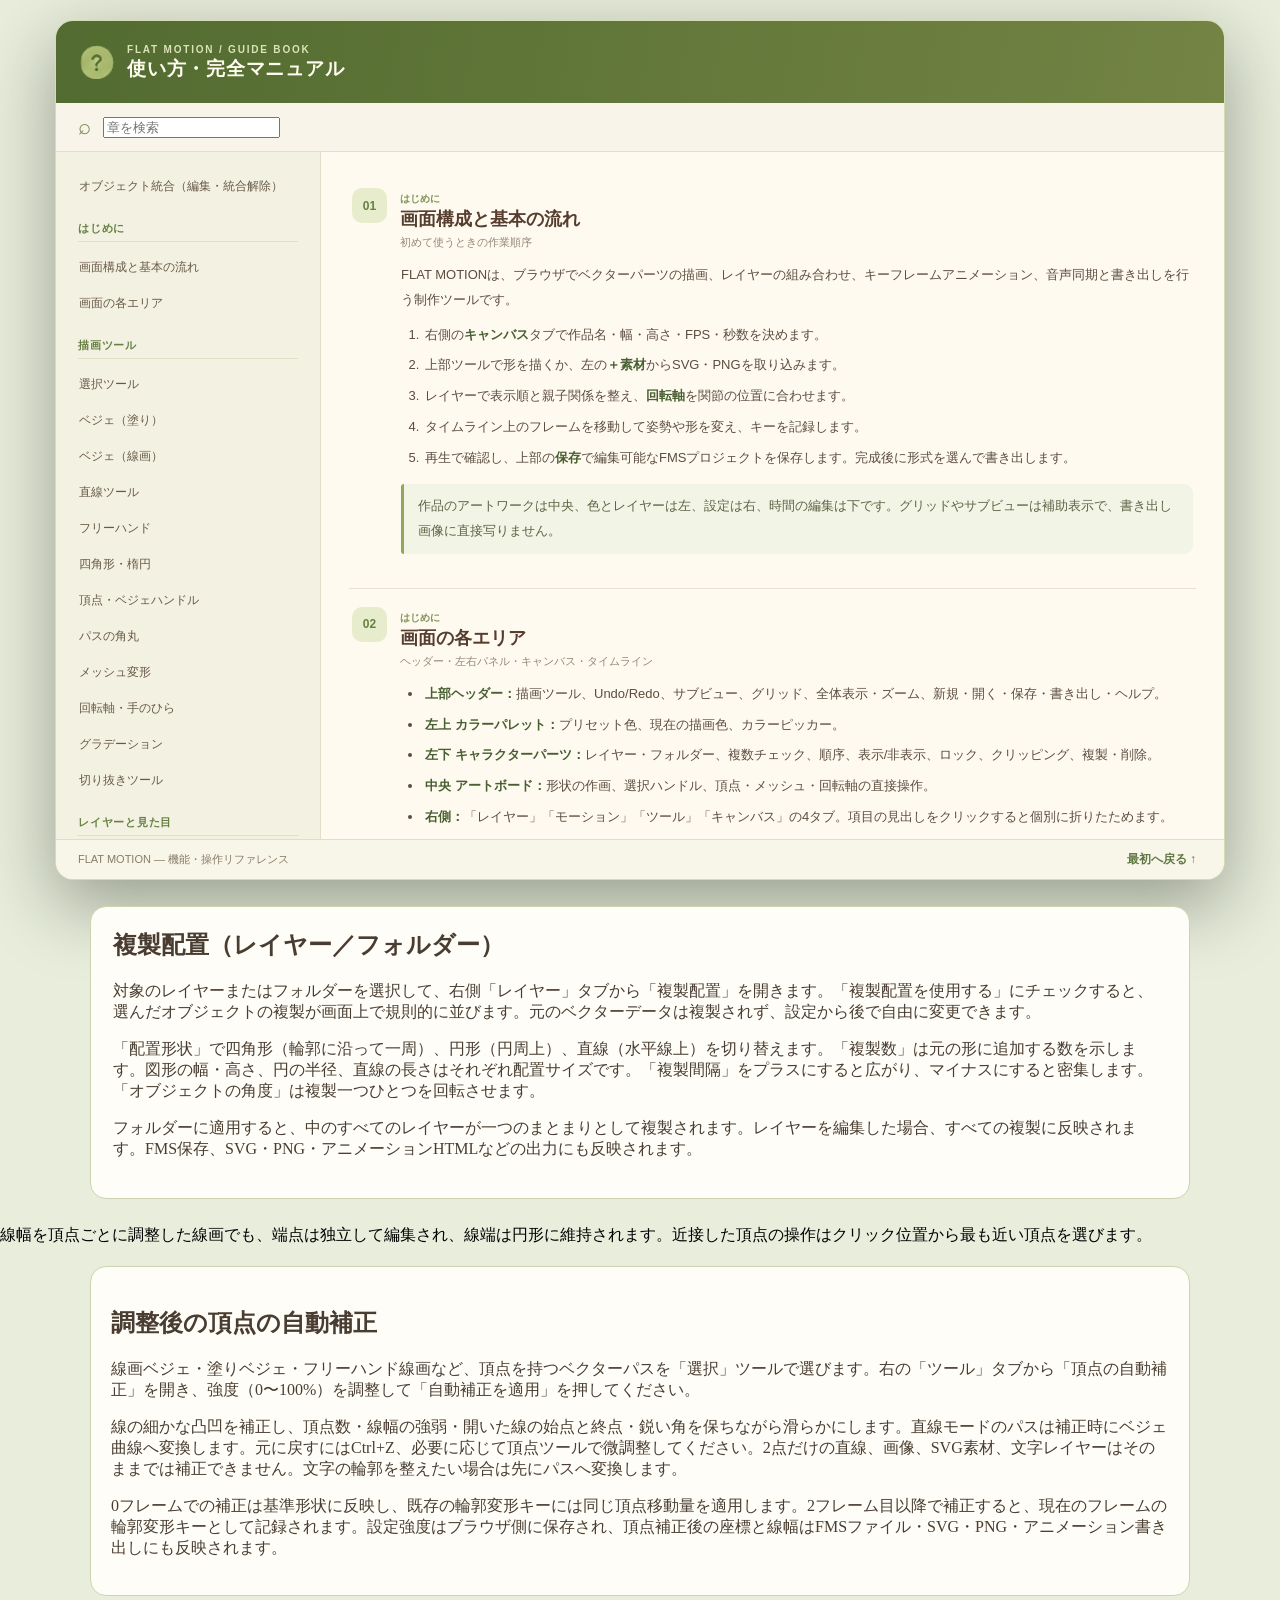
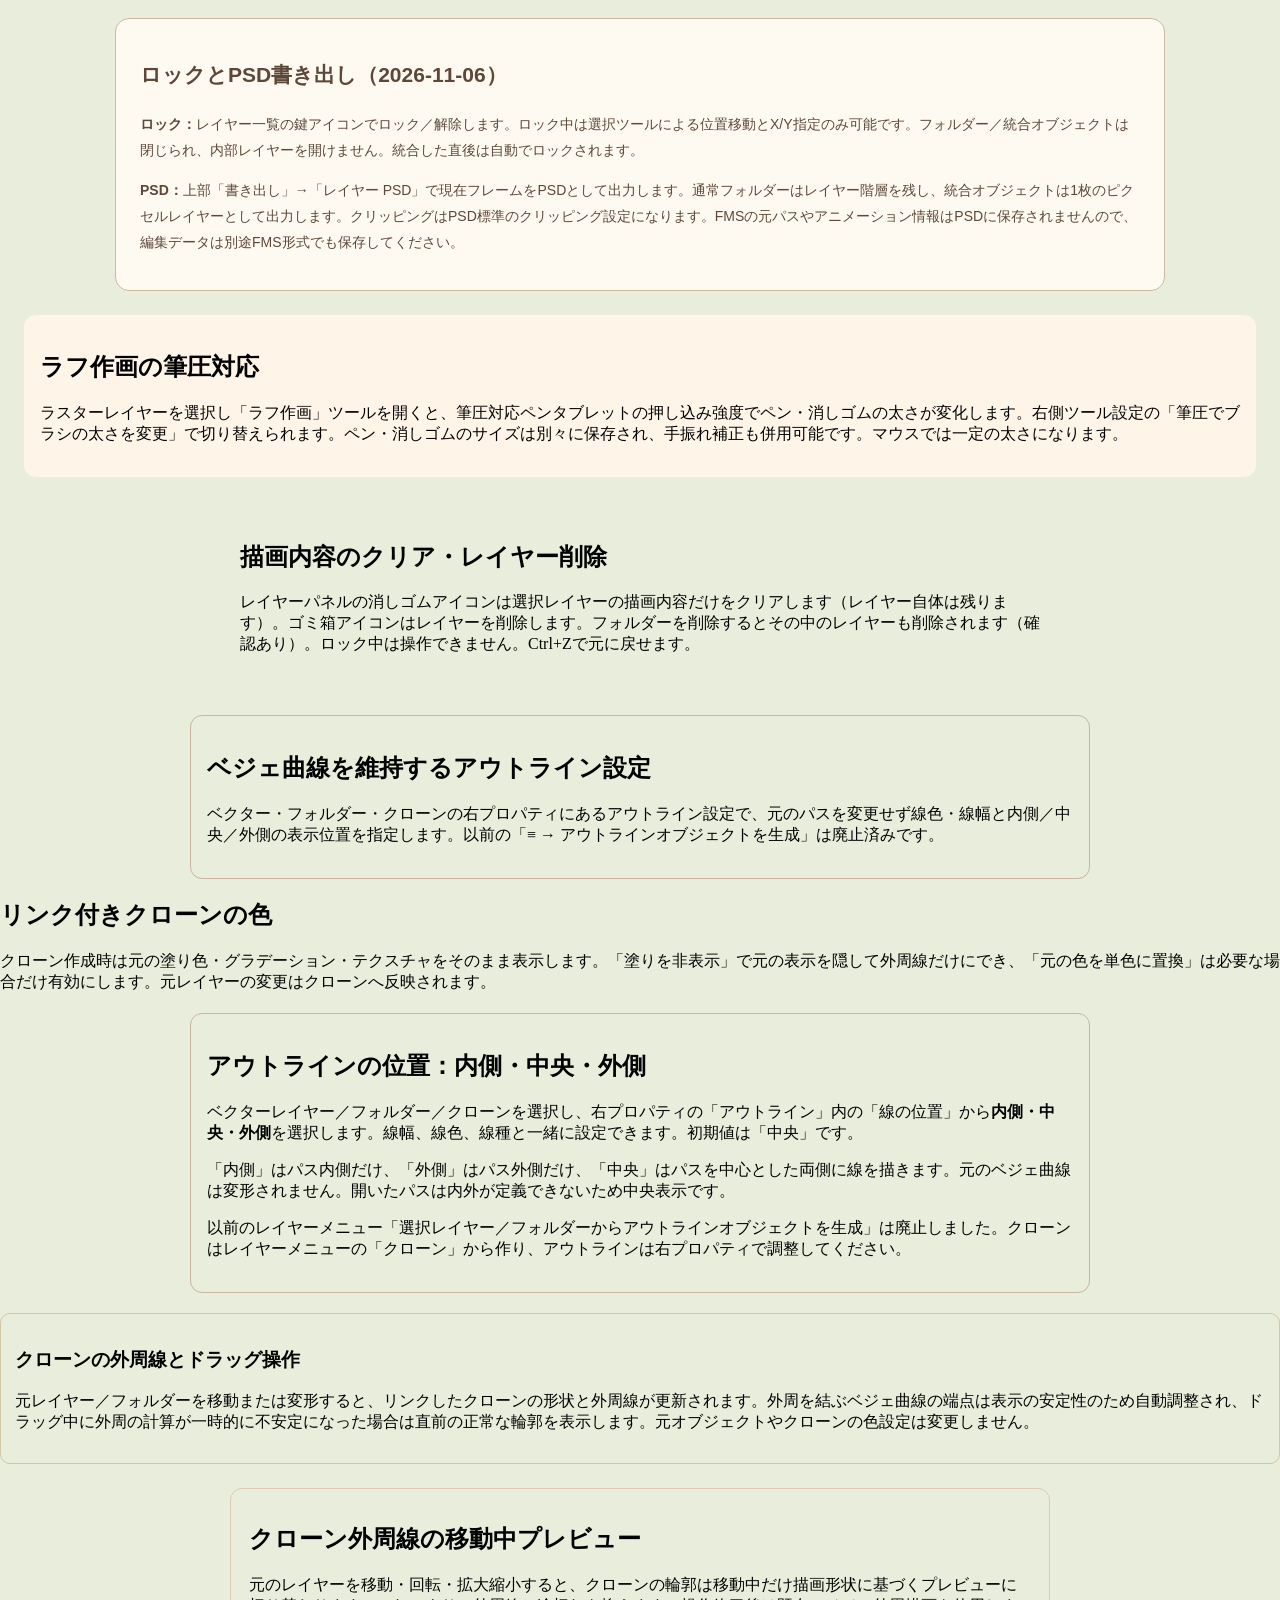
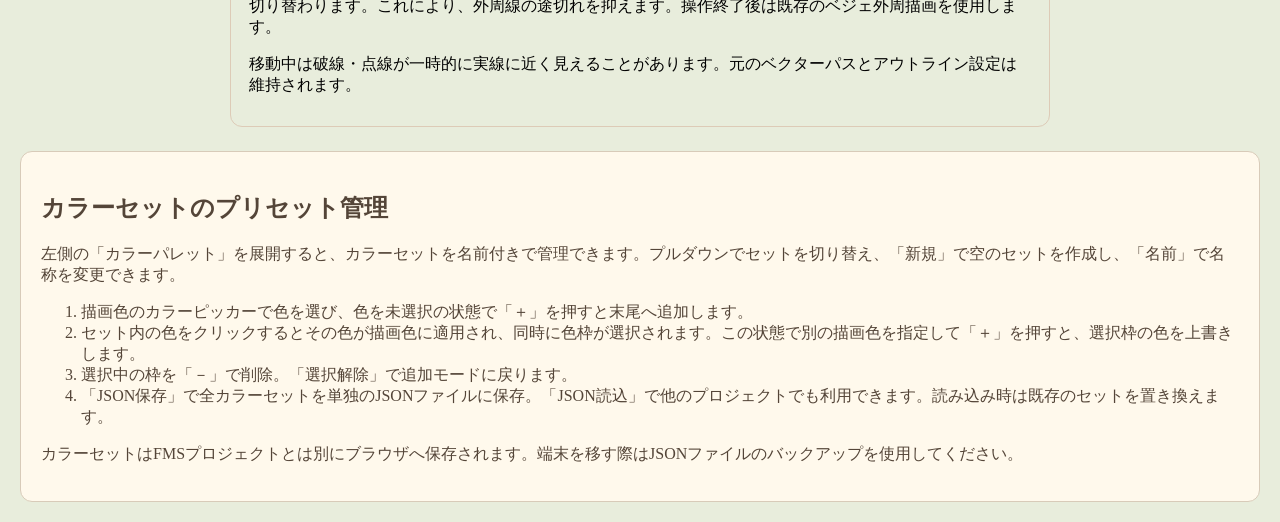
<file: MANUAL.html>
<!DOCTYPE html>

<html lang="ja"><head><meta charset="utf-8"/><meta content="width=device-width,initial-scale=1" name="viewport"/><title>FLAT MOTION — 完全マニュアル</title><style>*{box-sizing:border-box}html,body{margin:0;min-height:100vh;background:#e8eddc}/* Embedded FLAT MOTION Guide — independent from ordinary property modals */
.header-actions .circle-btn{width:34px!important;height:34px!important;min-width:34px!important;padding:0!important;margin-left:3px!important;background:transparent!important;border:0!important;box-shadow:none!important;border-radius:0!important;display:flex!important;align-items:center;justify-content:center;line-height:1;}
.header-actions .circle-btn img{display:block!important;width:30px!important;height:30px!important;min-width:30px!important;object-fit:contain!important;filter:none!important;opacity:1!important;}
.header-actions .circle-btn:hover{background:transparent!important;filter:brightness(1.08);transform:translateY(-1px);}
.fm-manual-open{overflow:hidden;}
.fm-manual-overlay{position:fixed;inset:0;z-index:600;background:rgba(35,37,22,.76);display:none;align-items:center;justify-content:center;padding:26px;backdrop-filter:blur(4px);}
.fm-manual-panel{display:flex;flex-direction:column;width:min(1170px,96vw);height:min(900px,94vh);background:#fffaf0;border:1px solid #d5dcb4;border-radius:18px;overflow:hidden;color:#453b2e;box-shadow:0 24px 72px rgba(21,26,12,.38);font-family:'Segoe UI','Yu Gothic UI','Hiragino Kaku Gothic ProN',sans-serif;}
.fm-manual-header{display:flex;align-items:center;justify-content:space-between;gap:16px;min-height:82px;padding:14px 24px;background:linear-gradient(100deg,#526b30,#738444);color:#fff8dd;flex:none;}
.fm-manual-brand{display:flex;align-items:center;gap:13px;min-width:0;}
.fm-manual-brand img{width:34px;height:34px;object-fit:contain;flex:none;}
.fm-manual-eyebrow{display:block;font-size:10px;letter-spacing:.18em;color:#dae3b8;font-weight:800;}
.fm-manual-brand h1{font-size:19px;line-height:1.2;margin:3px 0 0;letter-spacing:.04em;font-weight:800;color:#fffcef;}
.fm-manual-header-actions{display:flex;align-items:center;gap:10px;}
.fm-manual-header-actions button{font-size:12px;font-weight:700;color:#fff9df;border:1px solid #d7e5ae67;background:#ffffff15;padding:9px 13px;border-radius:8px;white-space:nowrap;}
.fm-manual-header-actions #fmManualClose{font-size:25px;font-weight:400;line-height:1;width:37px;height:37px;padding:0;}
.fm-manual-header-actions button:hover{background:#ffffff35;}
.fm-manual-searchbox{display:flex;align-items:center;gap:12px;padding:13px 22px;background:#f8f4e9;border-bottom:1px solid #e5dcc9;flex:none;}
.fm-manual-searchbox>span:first-child{font-size:22px;color:#73874a;line-height:1;}
#fmManualSearch{min-width:0;flex:1;background:#fffefd;border:1px solid #dadfbb;border-radius:9px;padding:11px 13px;font-size:14px;color:#493e32;outline:0;}
#fmManualSearch:focus{border-color:#8ea159;box-shadow:0 0 0 3px #b8c99155;}
#fmManualCount{font-size:11px;color:#887e68;white-space:nowrap;}
.fm-manual-layout{display:grid;grid-template-columns:265px minmax(0,1fr);min-height:0;flex:1;overflow:hidden;}
.fm-manual-nav{overflow:auto;padding:16px 12px 20px;background:#f2f1e2;border-right:1px solid #e1dfc8;scrollbar-color:#bac89b transparent;}
.fm-manual-nav-category{color:#678042;font-size:11px;font-weight:850;letter-spacing:.07em;margin:17px 10px 7px;padding-bottom:5px;border-bottom:1px solid #dce1c8;}
.fm-manual-nav-category:first-child{margin-top:0;}
.fm-manual-nav-link{font-size:12px;line-height:1.5;text-align:left;width:100%;padding:9px 11px;border:0;border-radius:8px;color:#6a5947;background:none;display:block;cursor:pointer;}
.fm-manual-nav-link:hover{background:#e5eacb;color:#48642b;}
.fm-manual-nav-link.is-active{background:#dbe4b6;color:#415e2b;font-weight:750;}
.fm-manual-content{min-width:0;min-height:0;overflow:auto;scrollbar-color:#cdd5b2 transparent;padding:18px 28px 45px;position:relative;scroll-behavior:smooth;}
.fm-manual-chapter{padding:18px 3px 24px;border-bottom:1px solid #e7e1d4;scroll-margin-top:10px;}
.fm-manual-chapter-head{display:flex;align-items:flex-start;gap:13px;}
.fm-manual-chapter-number{display:grid;place-items:center;width:35px;height:35px;border-radius:10px;background:#e7edcc;color:#688043;font-size:12px;font-weight:850;flex:none;}
.fm-manual-chapter-heading{min-width:0;flex:1;}
.fm-manual-chapter-heading>span{font-size:10px;color:#809256;font-weight:750;}
.fm-manual-chapter-heading h2{font-size:18px;line-height:1.3;color:#563e2f;margin:2px 0 4px;font-weight:850;}
.fm-manual-chapter-heading>p{margin:0;color:#958875;font-size:11px;}
.fm-manual-chapter-toggle{flex:none;color:#6c8150;border:1px solid #d5dfb7;border-radius:7px;background:#f9fbf0;font-size:19px;line-height:1;width:28px;height:28px;padding:0;}
.fm-manual-chapter-body{margin:13px 0 0 49px;font-size:13px;line-height:1.9;color:#5c4d3f;}
.fm-manual-chapter-body p{margin:10px 0;}
.fm-manual-chapter-body ol,.fm-manual-chapter-body ul{padding-left:22px;margin:10px 0 14px;}
.fm-manual-chapter-body li{margin:6px 0;padding-left:2px;}
.fm-manual-chapter-body b{color:#485f31;font-weight:800;}
.fm-manual-note{background:#f2f4e6;border-left:3px solid #92a65e;border-radius:3px 9px 9px 3px;padding:10px 14px;color:#5e6445!important;}
.fm-manual-table{width:100%;border-collapse:collapse;font-size:12px;line-height:1.6;margin:16px 0;}
.fm-manual-table th,.fm-manual-table td{text-align:left;border-bottom:1px solid #e8e3d4;padding:9px 11px;vertical-align:top;}
.fm-manual-table th{background:#f0f2df;color:#56703a;}
.fm-manual-table td:first-child{white-space:nowrap;color:#554334;font-weight:750;}
.fm-manual-chapter.is-folded .fm-manual-chapter-body{display:none;}
.fm-manual-chapter[hidden],.fm-manual-nav-link[hidden],.fm-manual-nav-category[hidden]{display:none!important;}
.fm-manual-footer{display:flex;align-items:center;justify-content:space-between;gap:10px;padding:10px 22px;border-top:1px solid #e1dccb;background:#f8f5e9;color:#887c68;font-size:11px;flex:none;}
.fm-manual-footer button{background:none;border:0;color:#607944;font-size:12px;font-weight:750;white-space:nowrap;}
@media(max-width:760px){.fm-manual-overlay{padding:8px;}.fm-manual-panel{width:100%;height:96vh;border-radius:10px;}.fm-manual-header{min-height:68px;padding:12px;}.fm-manual-brand h1{font-size:15px;}.fm-manual-eyebrow{font-size:8px;}.fm-manual-header-actions #fmManualExpand{display:none;}.fm-manual-layout{grid-template-columns:130px minmax(0,1fr);}.fm-manual-nav{padding:10px 5px;}.fm-manual-nav-link{font-size:10px;padding:8px 6px;}.fm-manual-nav-category{font-size:9px;margin:12px 5px 5px;}.fm-manual-content{padding:10px 12px 35px;}.fm-manual-chapter-heading h2{font-size:14px;}.fm-manual-chapter-body{margin-left:0;font-size:12px;}.fm-manual-footer span{display:none;}}
.fm-manual-panel{margin:20px auto;height:calc(100vh - 40px);}.fm-manual-nav-link{text-decoration:none;}@media print{.fm-manual-panel{height:auto;overflow:visible;box-shadow:none;border:0}.fm-manual-header,.fm-manual-searchbox,.fm-manual-nav,.fm-manual-footer{display:none!important}.fm-manual-layout{display:block;overflow:visible}.fm-manual-content{overflow:visible}.fm-manual-chapter{break-inside:avoid}}</style></head><body><div class="fm-manual-panel"><header class="fm-manual-header"><div class="fm-manual-brand"><img alt="" src="assets/help.png"/><div><span class="fm-manual-eyebrow">FLAT MOTION / GUIDE BOOK</span><h1>使い方・完全マニュアル</h1></div></div></header><div class="fm-manual-searchbox"><span>⌕</span><input aria-label="マニュアルの検索" id="externalSearch" placeholder="章を検索" type="search"/><span id="matchCount"></span></div><div class="fm-manual-layout"><nav class="fm-manual-nav"><a class="fm-manual-nav-link" href="#guide-merge-objects">オブジェクト統合（編集・統合解除）</a><div class="fm-manual-nav-category">はじめに</div><a class="fm-manual-nav-link" href="#guide-01">画面構成と基本の流れ</a><a class="fm-manual-nav-link" href="#guide-02">画面の各エリア</a><div class="fm-manual-nav-category">描画ツール</div><a class="fm-manual-nav-link" href="#guide-03">選択ツール</a><a class="fm-manual-nav-link" href="#guide-04">ベジェ（塗り）</a><a class="fm-manual-nav-link" href="#guide-05">ベジェ（線画）</a><a class="fm-manual-nav-link" href="#guide-06">直線ツール</a><a class="fm-manual-nav-link" href="#guide-07">フリーハンド</a><a class="fm-manual-nav-link" href="#guide-08">四角形・楕円</a><a class="fm-manual-nav-link" href="#guide-09">頂点・ベジェハンドル</a><a class="fm-manual-nav-link" href="#guide-10">パスの角丸</a><a class="fm-manual-nav-link" href="#guide-11">メッシュ変形</a><a class="fm-manual-nav-link" href="#guide-12">回転軸・手のひら</a><a class="fm-manual-nav-link" href="#guide-13">グラデーション</a><a class="fm-manual-nav-link" href="#guide-14">切り抜きツール</a><div class="fm-manual-nav-category">レイヤーと見た目</div><a class="fm-manual-nav-link" href="#guide-15">レイヤーの基本操作</a><a class="fm-manual-nav-link" href="#guide-16">チェック式複数選択</a><a class="fm-manual-nav-link" href="#guide-17">フォルダーとグループ</a><a class="fm-manual-nav-link" href="#guide-18">クリッピング</a><a class="fm-manual-nav-link" href="#guide-19">塗り・線画・アウトライン</a><a class="fm-manual-nav-link" href="#guide-20">フチ・ドロップシャドウ・ぼかし</a><div class="fm-manual-nav-category">モーション</div><a class="fm-manual-nav-link" href="#guide-21">親パーツ・関節リギング</a><a class="fm-manual-nav-link" href="#guide-22">位置・回転・拡大縮小のキー</a><a class="fm-manual-nav-link" href="#guide-23">輪郭モーフ（頂点変形）</a><a class="fm-manual-nav-link" href="#guide-24">メッシュ変形アニメーション</a><a class="fm-manual-nav-link" href="#guide-25">エフェクトアニメーション</a><a class="fm-manual-nav-link" href="#guide-26">簡単モーションと再生</a><div class="fm-manual-nav-category">タイムラインと音声</div><a class="fm-manual-nav-link" href="#guide-27">タイムラインの見方</a><a class="fm-manual-nav-link" href="#guide-28">音声トラック</a><div class="fm-manual-nav-category">キャンバスと資料</div><a class="fm-manual-nav-link" href="#guide-29">カラーパレットとスポイト</a><a class="fm-manual-nav-link" href="#guide-30">キャンバス・グリッド設定</a><div class="fm-manual-nav-category">保存と書き出し</div><a class="fm-manual-nav-link" href="#guide-31">プロジェクトの保存・読込</a><a class="fm-manual-nav-link" href="#guide-32">書き出し形式</a><div class="fm-manual-nav-category">リファレンス</div><a class="fm-manual-nav-link" href="#guide-33">ショートカット一覧</a><a class="fm-manual-nav-link" href="#guide-34">よくある疑問・トラブル</a><a class="fm-manual-nav-link" href="#guide-35">作例：表情が動くキャラクター</a><div class="fm-manual-nav-category">テキスト・ロゴ制作</div><a class="fm-manual-nav-link" href="#guide-37">テキスト・縦書き・円形／アーチ配置とパス化</a><a class="fm-manual-nav-link" href="#guide-38">手持ちフォントの登録と頂点の表示サイズ</a><a class="fm-manual-nav-link" href="#guide-39">素材ライブラリの登録・整理・JSON保存</a></nav><main class="fm-manual-content"><section class="fm-manual-chapter" id="guide-01"><div class="fm-manual-chapter-head"><span class="fm-manual-chapter-number">01</span><div class="fm-manual-chapter-heading"><span>はじめに</span><h2>画面構成と基本の流れ</h2><p>初めて使うときの作業順序</p></div></div><div class="fm-manual-chapter-body"><p>FLAT MOTIONは、ブラウザでベクターパーツの描画、レイヤーの組み合わせ、キーフレームアニメーション、音声同期と書き出しを行う制作ツールです。</p>
<ol><li>右側の<b>キャンバス</b>タブで作品名・幅・高さ・FPS・秒数を決めます。</li><li>上部ツールで形を描くか、左の<b>＋素材</b>からSVG・PNGを取り込みます。</li><li>レイヤーで表示順と親子関係を整え、<b>回転軸</b>を関節の位置に合わせます。</li><li>タイムライン上のフレームを移動して姿勢や形を変え、キーを記録します。</li><li>再生で確認し、上部の<b>保存</b>で編集可能なFMSプロジェクトを保存します。完成後に形式を選んで書き出します。</li></ol>
<p class="fm-manual-note">作品のアートワークは中央、色とレイヤーは左、設定は右、時間の編集は下です。グリッドやサブビューは補助表示で、書き出し画像に直接写りません。</p></div></section><section class="fm-manual-chapter" id="guide-02"><div class="fm-manual-chapter-head"><span class="fm-manual-chapter-number">02</span><div class="fm-manual-chapter-heading"><span>はじめに</span><h2>画面の各エリア</h2><p>ヘッダー・左右パネル・キャンバス・タイムライン</p></div></div><div class="fm-manual-chapter-body"><ul><li><b>上部ヘッダー：</b>描画ツール、Undo/Redo、サブビュー、グリッド、全体表示・ズーム、新規・開く・保存・書き出し・ヘルプ。</li><li><b>左上 カラーパレット：</b>プリセット色、現在の描画色、カラーピッカー。</li><li><b>左下 キャラクターパーツ：</b>レイヤー・フォルダー、複数チェック、順序、表示/非表示、ロック、クリッピング、複製・削除。</li><li><b>中央 アートボード：</b>形状の作画、選択ハンドル、頂点・メッシュ・回転軸の直接操作。</li><li><b>右側：</b>「レイヤー」「モーション」「ツール」「キャンバス」の4タブ。項目の見出しをクリックすると個別に折りたためます。</li><li><b>下部 タイムライン：</b>フレーム・キー・音声波形・再生の操作。</li></ul></div></section><section class="fm-manual-chapter" id="guide-03"><div class="fm-manual-chapter-head"><span class="fm-manual-chapter-number">03</span><div class="fm-manual-chapter-heading"><span>描画ツール</span><h2>選択ツール</h2><p>移動・回転・拡大縮小、比率固定</p></div></div><div class="fm-manual-chapter-body"><ol><li>上部の<b>選択</b>（V）を押し、キャンバスのパーツをクリックします。</li><li>内部をドラッグして位置を変更します。外側の<b>回転ハンドル</b>で回転、<b>四隅のハンドル</b>で拡大縮小します。</li><li>右側の<b>ツール</b>タブで「縦横比を維持して拡大縮小」をONにすると比率を保ちます。OFFなら縦横を独立して伸縮できます。Shiftを押しながらでも比率固定できます。</li><li>角丸・凹み角を設定した四角形は、伸縮中も角の見た目の半径が変わりにくいよう補正されます。</li></ol>
<p class="fm-manual-note">位置・回転・倍率の数値は右側の<b>モーション</b>タブでも編集できます。アニメーションのフレームを動かしてから変形すると、設定に応じてキーフレームが作られます。</p></div></section><section class="fm-manual-chapter" id="guide-04"><div class="fm-manual-chapter-head"><span class="fm-manual-chapter-number">04</span><div class="fm-manual-chapter-heading"><span>描画ツール</span><h2>ベジェ（塗り）</h2><p>点打ち、開いたパス、直線・ベジェ変換</p></div></div><div class="fm-manual-chapter-body"><ol><li>上部の<b>ベジェ塗り</b>（P）を選択します。</li><li>アートボードをクリックして頂点を順に追加します。作図中は輪郭と点が表示されます。</li><li>3点以上で<b>「塗りを確定」</b>すると閉じた塗り形状になります。2点以上で<b>「開いた線で確定」</b>も選択できます。</li><li>作成後はパスの<b>線の種類</b>で「直線」「ベジェ曲線」「自動スムーズ」を選び直せます。ベジェモードでは頂点と制御ハンドルで形を編集します。</li></ol>
<p><b>Enter</b>で確定、<b>Esc</b>で作図を中止。作図中の専用ボタンで1点戻すこともできます。点数が足りない場合は確定できません。</p></div></section><section class="fm-manual-chapter" id="guide-05"><div class="fm-manual-chapter-head"><span class="fm-manual-chapter-number">05</span><div class="fm-manual-chapter-heading"><span>描画ツール</span><h2>ベジェ（線画）</h2><p>輪郭線専用のパスを作成</p></div></div><div class="fm-manual-chapter-body"><ol><li><b>ベジェ線画</b>（K）を選び、クリックで2点以上を打ちます。</li><li><b>Enter</b>または<b>「線画を確定」</b>で開いた線を作成します。塗りのない独立したベクターパスとして管理します。</li><li>レイヤーの<b>線画オプション</b>で実線・破線・点線を選び、カラー、太さ、破線の長さ・間隔、点の大きさ・間隔を変更します。</li><li><b>頂点</b>ツールで後から点を移動・追加・削除し、曲線の形を調整できます。</li></ol>
<p class="fm-manual-note">塗り用パスの「アウトライン」と、線画レイヤーの「線画オプション」は異なる設定です。線だけ描きたいときは線画ツールが便利です。</p></div></section><section class="fm-manual-chapter" id="guide-06"><div class="fm-manual-chapter-head"><span class="fm-manual-chapter-number">06</span><div class="fm-manual-chapter-heading"><span>描画ツール</span><h2>直線ツール</h2><p>まっすぐな線・角度固定・後編集</p></div></div><div class="fm-manual-chapter-body"><p><b>直線</b>（L）を選び、キャンバスで始点から終点までドラッグします。<b>Shift</b>を押したままなら45°刻みで角度を固定できます。</p>
<p>描いた直線もベクターパスなので、線画オプションで<b>実線／破線／点線</b>に変更でき、色・太さ・線の間隔を調整できます。頂点を追加したり、パスの線種をベジェ曲線へ切り替えて曲げることもできます。</p></div></section><section class="fm-manual-chapter" id="guide-07"><div class="fm-manual-chapter-head"><span class="fm-manual-chapter-number">07</span><div class="fm-manual-chapter-heading"><span>描画ツール</span><h2>フリーハンド</h2><p>マウスやペンで輪郭を描く</p></div></div><div class="fm-manual-chapter-body"><p><b>フリーハンド</b>（B）を選ぶと右側の<b>ツール</b>タブに作画前の設定が表示されます。<b>塗りつぶし／線画</b>のラジオボタンで描画モードを選び、キャンバス上をドラッグして描きます。</p><ol><li><b>塗りつぶし：</b>ドラッグ経路を閉じたベクター形状として作成します。</li><li><b>線画：</b>塗りのない開いたベクターパスを作成します。線幅や実線・破線・点線はレイヤータブの「線画オプション」で変更します。頂点ごとの線幅強弱にも対応します。</li><li><b>最大ポイント数：</b>10〜800点からスライダーで設定します。形状をなるべく維持しながら線を簡略化し、保存されるパスの頂点数を制限します。</li><li><b>自動補正：</b>チェックでON/OFFし、補正の強さを0〜100%で調整します。ドラッグ中の手ぶれを平滑化し、曲線をなめらかにします。角を意図的に残したい場合は弱めるかOFFにします。</li></ol><p>完成後は通常のベクターレイヤーとして移動・回転・頂点編集・モーション設定ができます。設定は次に描く線へ適用され、既存のパスを勝手に書き換えません。</p>
<p>線画専用の筆線ではなく、連続した点を使って形を作るツールです。線を正確に整えたい場合は<b>ベジェ（線画）</b>や<b>直線</b>を、面を塗りつぶしたい場合は<b>ベジェ（塗り）</b>を使用します。</p></div></section><section class="fm-manual-chapter" id="guide-08"><div class="fm-manual-chapter-head"><span class="fm-manual-chapter-number">08</span><div class="fm-manual-chapter-heading"><span>描画ツール</span><h2>四角形・楕円</h2><p>作図時の1:1固定、角丸・凹み角</p></div></div><div class="fm-manual-chapter-body"><ol><li><b>四角形</b>（R）または<b>楕円</b>（E）を選び、ドラッグして描画します。</li><li>右側の<b>ツール</b>タブにある<b>「図形を1:1の比率で描画」</b>をONにすると正方形・正円になります。作図中のShiftでも一時的に固定できます。</li><li>四角形では<b>角を丸める</b>スライダーと<b>角をへこませる</b>スライダーが使用できます。凹ませる角は左上・右上・左下・右下から指定でき、画像のように内側へ丸く削った形にできます。</li></ol>
<p>通常の角丸と凹み角は併用できます。図形をベジェ頂点として編集したい場合は<b>パスに変換</b>を使用してください。元の四角形専用パラメーターではなく頂点編集になります。</p></div></section><section class="fm-manual-chapter" id="guide-09"><div class="fm-manual-chapter-head"><span class="fm-manual-chapter-number">09</span><div class="fm-manual-chapter-heading"><span>描画ツール</span><h2>頂点・ベジェハンドル</h2><p>基本形状、滑らかな曲線、ポイント削減</p></div></div><div class="fm-manual-chapter-body"><ol><li>編集したいパスを選択して<b>頂点</b>（N / M）に切り替えます。</li><li>点をドラッグして位置を変えます。ベジェモードでは入出力ハンドルもドラッグしてカーブを編集します。</li><li>角の点／滑らかな点を切り替えられます。<b>ダブルクリック</b>で頂点を追加、<b>Alt＋クリック</b>で頂点を削除できます。</li><li>右側のパス編集には<b>ポイント数を減らす</b>スライダーがあり、細かすぎる点を減らして簡略化できます。</li></ol>
<p>最初のフレームでは基本形状の編集、後のフレームでは輪郭モーフの変形キーを作る操作になります。詳細は「輪郭モーフ」を参照してください。</p></div></section><section class="fm-manual-chapter" id="guide-10"><div class="fm-manual-chapter-head"><span class="fm-manual-chapter-number">10</span><div class="fm-manual-chapter-heading"><span>描画ツール</span><h2>パスの角丸</h2><p>直角や鋭角を後から丸くする</p></div></div><div class="fm-manual-chapter-body"><p>塗りベジェ・線画ベジェ・折れ線など、角のあるパスを選択し、右側の<b>レイヤー → パスの角丸</b>を使います。半径スライダーは<b>0〜200px</b>で、0に戻すと元の角に戻せます。</p>
<p>元の頂点やハンドルは削除せず、描画時に丸めます。直線・ベジェ曲線モードで使用し、<b>自動スムーズモードでは角丸処理を適用しません</b>。キーフレームで頂点を動かしても設定を維持できます。</p></div></section><section class="fm-manual-chapter" id="guide-11"><div class="fm-manual-chapter-head"><span class="fm-manual-chapter-number">11</span><div class="fm-manual-chapter-heading"><span>描画ツール</span><h2>メッシュ変形</h2><p>格子でPNG・SVG・ベクターを変形する</p></div></div><div class="fm-manual-chapter-body"><ol><li>変形したいレイヤーを選び、右側の<b>モーション → 変形アニメーション</b>に移動します。</li><li>メッシュ分割を<b>2×2、3×3、4×4</b>から選択し、<b>メッシュを作成／編集</b>します。</li><li>上部の<b>メッシュ</b>（G）で交点をドラッグし、髪・服などを曲げたり伸ばしたりします。</li><li>別のフレームで変形すればその時刻にメッシュキーが追加されます。現在の形の初期化・メッシュ解除もできます。</li></ol>
<p class="fm-manual-note">頂点モーフと異なり、PNGや読み込みSVGにも使える格子変形です。分割数を変更すると既存のメッシュ変形キーが初期化される場合があります。</p></div></section><section class="fm-manual-chapter" id="guide-12"><div class="fm-manual-chapter-head"><span class="fm-manual-chapter-number">12</span><div class="fm-manual-chapter-heading"><span>描画ツール</span><h2>回転軸・手のひら</h2><p>関節の位置、ビューの移動・回転・ズーム</p></div></div><div class="fm-manual-chapter-body"><p><b>回転軸</b>（J）：パーツを選んだ状態で中心の軸ハンドルをドラッグし、肩・肘・首などの関節位置へ移します。以後の回転はこの軸を中心に行います。</p>
<p><b>手のひら</b>（H）：右側<b>ツール</b>タブで<b>移動／回転／拡大縮小</b>をラジオボタンで切り替えます。移動はドラッグ、回転は左右ドラッグ、ズームは上下ドラッグです。回転操作はShiftで15°ごとに固定できます。</p>
<p>表示の回転・ズームは作品の実データには影響しません。<b>全体表示</b>で表示を整え、上部の＋／−で倍率を変えられます。全体表示の最大倍率は100%です。</p></div></section><section class="fm-manual-chapter" id="guide-13"><div class="fm-manual-chapter-head"><span class="fm-manual-chapter-number">13</span><div class="fm-manual-chapter-heading"><span>描画ツール</span><h2>グラデーション</h2><p>線状・円状、色から透明・2色</p></div></div><div class="fm-manual-chapter-body"><ol><li>上部の<b>グラデーション</b>を選び、対象オブジェクトをクリックします。</li><li>対象上でドラッグすると、線状ならドラッグ方向に、円状なら中心から外側へグラデーションを設定できます。</li><li>右側の<b>ツール</b>タブで<b>線状／円状</b>、<b>色→透明／色→色</b>を切り替えます。</li><li>始点色・終点色はカラーピッカーで変更します。適用後もドラッグで方向や広がりを変え、解除することもできます。</li></ol>
<p>ベクター図形・パスだけでなく読み込んだSVGやPNGへの設定にも対応しています。グラデーションの向きは対象とともに移動・回転・拡大縮小されます。</p></div></section><section class="fm-manual-chapter" id="guide-14"><div class="fm-manual-chapter-head"><span class="fm-manual-chapter-number">14</span><div class="fm-manual-chapter-heading"><span>描画ツール</span><h2>切り抜きツール</h2><p>選択範囲の内側／交差部分を削除する</p></div></div><div class="fm-manual-chapter-body"><p><b>切り抜き</b>（C）は指定箇所を<b>透明にして消す</b>機能です。クリッピングとは逆に、<b>内側が消えて外側が残ります</b>。元画像やパスは保持するため、切り抜き解除やCtrl+Zで戻せます。</p>
<ol><li>上部の<b>切り抜き</b>を選び、右の<b>ツール</b>タブで<b>選択範囲／交差</b>を選択します。</li><li><b>選択範囲：</b>「四角形ドラッグ」ならキャンバス上をドラッグ。「オブジェクト指定」ならプルダウンで選択元を選びます。さらに<b>切り抜き対象</b>を指定します。</li><li>選択範囲のスライダーは<b>−100〜＋100px</b>。0が基準、右に動かすほど削除範囲が広がり、左に動かすほど狭くなります。</li><li><b>交差：</b>①削除したい対象、②削除範囲の元となるオブジェクトをプルダウンで指定します。2つが重なる部分だけを消します。選択範囲の指定は不要です。</li><li><b>「内側を切り抜く」</b>で確定します。<b>対象の切り抜き解除</b>、<b>選択範囲を解除</b>も利用できます。</li></ol>
<p class="fm-manual-note">フォルダー全体も対象にできます。交差の元は適用時の形状を基準にします。「下のレイヤーにクリッピング」は描画する範囲を残す処理なので用途が異なります。</p></div></section><section class="fm-manual-chapter" id="guide-15"><div class="fm-manual-chapter-head"><span class="fm-manual-chapter-number">15</span><div class="fm-manual-chapter-heading"><span>レイヤーと見た目</span><h2>レイヤーの基本操作</h2><p>表示順、複製、名前変更、ロック</p></div></div><div class="fm-manual-chapter-body"><ul><li><b>＋素材：</b>外部SVG/PNGを追加します。作成したパーツは左の一覧に表示されます。</li><li><b>クリック：</b>対象を編集するレイヤーとして選択。<b>レイヤー名をダブルクリック</b>するとその場で変更できます（Enterで確定、Escで取り消し）。</li><li><b>目：</b>表示／非表示。<b>鍵：</b>編集ロック。<b>↳：</b>クリッピングを切り替えます。</li><li><b>複製：</b>選択レイヤーのコピーを作ります。<b>上下ボタン：</b>重なり順を変更。<b>削除：</b>対象を取り除きます。</li></ul>
<p>重なり順はアニメーションの見え方に影響します。影・肌・衣服のように別レイヤーを作り、必要ならクリッピングを使ってください。</p></div></section><section class="fm-manual-chapter" id="guide-16"><div class="fm-manual-chapter-head"><span class="fm-manual-chapter-number">16</span><div class="fm-manual-chapter-heading"><span>レイヤーと見た目</span><h2>チェック式複数選択</h2><p>フォルダー化せずにまとめて移動</p></div></div><div class="fm-manual-chapter-body"><ol><li>左のレイヤーパネルの<b>先頭チェックボックス</b>を複数ONにします。</li><li>選択ツールで選ばれたパーツの1つをドラッグすると、チェックしたレイヤーを<b>一括移動</b>できます。</li><li>この選択は一時的なもので、レイヤーの所属フォルダーや親子関係は変更しません。</li><li>複数選択したまま<b>フォルダー作成ボタン</b>を押すと、選択したパーツをまとめて収納できます。</li></ol>
<p>フォルダーとその内部のレイヤーを同時にチェックした場合に二重に移動しないよう処理されています。永続的にグループ単位で回転やアニメーションを付けたい場合はフォルダーを作るのがおすすめです。</p></div></section><section class="fm-manual-chapter" id="guide-17"><div class="fm-manual-chapter-head"><span class="fm-manual-chapter-number">17</span><div class="fm-manual-chapter-heading"><span>レイヤーと見た目</span><h2>フォルダーとグループ</h2><p>収納、入れ子、変形、キー、表示切り替え</p></div></div><div class="fm-manual-chapter-body"><ol><li>左のフォルダーボタンで<b>新規フォルダー</b>を作ります。選択中のパーツを収納する使い方もできます。</li><li>レイヤーをフォルダーへ<b>ドラッグ＆ドロップ</b>すると収納できます。フォルダーの外へ移すドロップ領域も用意されています。</li><li>フォルダーは<b>入れ子</b>にでき、折りたたみ・展開が可能です。</li><li>フォルダーを選択して移動・回転・拡大縮小すると内部のパーツがまとめて動きます。フォルダー単位でもキーフレームを追加できます。</li><li>フォルダーの表示／非表示とロックは中のパーツにも反映されます。フォルダー解除後は個々のパーツとして扱えます。</li></ol>
<p>フォルダー内のパーツは個別に編集できます。フォルダーへのクリッピング、フォルダー自身から下のレイヤーへのクリッピングにも対応しています。</p></div></section><section class="fm-manual-chapter" id="guide-18"><div class="fm-manual-chapter-head"><span class="fm-manual-chapter-number">18</span><div class="fm-manual-chapter-heading"><span>レイヤーと見た目</span><h2>クリッピング</h2><p>下にあるレイヤー・フォルダーの形で表示を制限</p></div></div><div class="fm-manual-chapter-body"><p>上のレイヤーまたはフォルダーを選び、左の<b>↳</b>、または右側<b>レイヤー</b>タブの<b>「下のレイヤー／フォルダーにクリッピング」</b>をONにします。直下の非クリッピング項目が下地になります。</p>
<p>例：顔の上に大きめの影形状を描き、その影を<b>肌</b>レイヤーにクリッピングすると、肌の不透明な部分だけに影が表示されます。複数のクリッピング項目が連続する場合は同じ下地を共有します。</p>
<p>レイヤー→フォルダー、フォルダー→レイヤー、フォルダー→フォルダー、入れ子の組み合わせにも対応しています。</p>
<p class="fm-manual-note"><b>切り抜きとの違い：</b>クリッピング＝下地の内側を「残す」。切り抜き＝指定範囲の内側を「消す」。</p></div></section><section class="fm-manual-chapter" id="guide-19"><div class="fm-manual-chapter-head"><span class="fm-manual-chapter-number">19</span><div class="fm-manual-chapter-heading"><span>レイヤーと見た目</span><h2>塗り・線画・アウトライン</h2><p>塗り非表示、実線・破線・点線</p></div></div><div class="fm-manual-chapter-body"><p>右側の<b>レイヤー</b>タブでは、パーツの塗り色や線色・太さを変更できます。<b>「アウトライン → 塗りを非表示にする（アウトラインのみ）」</b>をONにすると内部の塗りだけが消え、アウトラインを残せます。</p>
<ul><li><b>ベクターのアウトライン：</b>チェックON/OFF、実線・破線（短線の長さと間隔）・点線（丸点の大きさと間隔）、カラー、線幅を指定。オブジェクトの<b>上</b>に描画されます。</li><li><b>線画レイヤー：</b>ベジェ線画・直線で描いた線の線画オプションから、実線・破線・点線・色・幅を変更します。</li><li><b>閉じた形状と開いた線：</b>塗り用と線画用で操作項目が異なります。線画を描きたい場合は線画ツールを使います。</li></ul></div></section><section class="fm-manual-chapter" id="guide-20"><div class="fm-manual-chapter-head"><span class="fm-manual-chapter-number">20</span><div class="fm-manual-chapter-heading"><span>レイヤーと見た目</span><h2>フチ・ドロップシャドウ・ぼかし</h2><p>レイヤー・フォルダー共通エフェクト</p></div></div><div class="fm-manual-chapter-body"><p>レイヤーまたはフォルダーを選択し、右側<b>レイヤー → エフェクト</b>からそれぞれON/OFFします。複数を併用できます。</p>
<ul><li><b>フチ：</b>太さスライダーとカラーピッカー。<b>内側／外側</b>の切り替えができます。</li><li><b>ドロップシャドウ：</b>色、濃度、ぼかしの大きさ、位置ずらし<b>X／Y</b>を調整できます。</li><li><b>ぼかし：</b>ON/OFFと<b>0〜50px</b>の強さスライダー。フォルダーなら中のパーツ全体にかけられます。</li></ul>
<p>エフェクトの重なりは、基本的に<b>影が最背面、フチがその上、本体が最前面</b>です。影とフチのアニメーションについては「エフェクトアニメーション」を参照してください。</p></div></section><section class="fm-manual-chapter" id="guide-21"><div class="fm-manual-chapter-head"><span class="fm-manual-chapter-number">21</span><div class="fm-manual-chapter-heading"><span>モーション</span><h2>親パーツ・関節リギング</h2><p>胴体→腕→前腕などの親子連動</p></div></div><div class="fm-manual-chapter-body"><ol><li>頭・胴体・上腕・前腕などを別パーツとして用意します。</li><li>右側<b>レイヤー → 親パーツ</b>で、子にしたいパーツの親をプルダウンから設定します。</li><li><b>回転軸</b>ツールで肩・肘・首などの関節位置へ軸を移します。</li><li>親を移動・回転すると子も追従し、子自身には独立したキーを設定できます。</li></ol>
<p>フォルダーでの分類と親子リギングは別の仕組みです。フォルダーは集合全体の変形、親子は関節的な連動に使い分けます。</p></div></section><section class="fm-manual-chapter" id="guide-22"><div class="fm-manual-chapter-head"><span class="fm-manual-chapter-number">22</span><div class="fm-manual-chapter-heading"><span>モーション</span><h2>位置・回転・拡大縮小のキー</h2><p>自動キー、手動キー、補間、キーフレーム移動</p></div></div><div class="fm-manual-chapter-body"><ol><li>タイムラインをクリックして作業するフレームへ移動します。</li><li>対象レイヤーを選択し、キャンバスで移動・回転・拡縮するか、右の<b>モーション</b>タブで位置X/Y・回転・倍率・不透明度を入力します。</li><li><b>自動キー</b>をONにすると操作した時点のキーが記録されます。手動なら<b>◆ キー追加</b>を使います。</li><li>キーの<b>補間方式</b>は「なめらか」「一定速度」「加速」「減速」「コマ送り（切替）」から選べます。</li><li>タイムラインのキーを左右にドラッグして時刻を変更できます。最初のフレームのキーは移動できません。</li></ol>
<p>前後のキーの間は、選択した補間方式で自動的に動きます。右側モーションの<b>キー削除</b>から不要なキーを除けます。</p></div></section><section class="fm-manual-chapter" id="guide-23"><div class="fm-manual-chapter-head"><span class="fm-manual-chapter-number">23</span><div class="fm-manual-chapter-heading"><span>モーション</span><h2>輪郭モーフ（頂点変形）</h2><p>パスの形そのものをフレームごとに変える</p></div></div><div class="fm-manual-chapter-body"><ol><li>ベジェパスを選択して<b>頂点</b>ツールにします。四角形・楕円なら先に<b>パスに変換</b>します。</li><li>最初のフレームで基本となる輪郭を作ります。</li><li>別のフレームに移動して頂点をドラッグすると、そのフレームの<b>輪郭モーフキー</b>が作られます。</li><li>複数フレームを設定すると輪郭が補間されます。初期化やモーフキーの削除も可能です。</li></ol>
<p>モーフは<b>同じ頂点数と並び順</b>を基準に補間します。ポイント数の削減には、対応する変形キーも合わせる処理があります。タイムラインでは通常の姿勢キーと別の色・形で表示されます。</p></div></section><section class="fm-manual-chapter" id="guide-24"><div class="fm-manual-chapter-head"><span class="fm-manual-chapter-number">24</span><div class="fm-manual-chapter-heading"><span>モーション</span><h2>メッシュ変形アニメーション</h2><p>格子点にキーを打ち、ゆらぎを作る</p></div></div><div class="fm-manual-chapter-body"><p>メッシュは姿勢キーとは別の変形キーです。現在フレームでメッシュの交点をドラッグするとキーが作成され、前後のメッシュ形状を補間します。</p>
<p>分割数は<b>2×2／3×3／4×4</b>。軽く動かしたいときは2×2、細かく曲げたいときは4×4が目安です。<b>現在の形を初期化</b>、<b>メッシュ解除</b>、<b>ゆらゆら／ぷにっと伸縮</b>の変形プリセットも使用できます。</p></div></section><section class="fm-manual-chapter" id="guide-25"><div class="fm-manual-chapter-head"><span class="fm-manual-chapter-number">25</span><div class="fm-manual-chapter-heading"><span>モーション</span><h2>エフェクトアニメーション</h2><p>影やフチ、ぼかしの変化を記録</p></div></div><div class="fm-manual-chapter-body"><ol><li>対象のレイヤー／フォルダーを選択し、右側<b>レイヤー</b>で影・フチ・ぼかしの見た目を設定します。</li><li>タイムラインを希望のフレームに移動し、右側<b>モーション → エフェクトアニメーション</b>から<b>エフェクトキー</b>を追加します。</li><li>濃度・色・ぼかし・太さ・位置X/Yなどの設定を変えて別のフレームにもキーを置くと、中間フレームで補間されます。</li><li>不要になった現在のエフェクトキーは削除できます。</li></ol>
<p>色の変化は前後の設定をもとに計算されます。ON/OFFなど連続量でない値は設定が切り替わるタイミングがあります。</p></div></section><section class="fm-manual-chapter" id="guide-26"><div class="fm-manual-chapter-head"><span class="fm-manual-chapter-number">26</span><div class="fm-manual-chapter-heading"><span>モーション</span><h2>簡単モーションと再生</h2><p>呼吸・左右振り・浮遊・まばたき</p></div></div><div class="fm-manual-chapter-body"><p>右側<b>モーション → 簡単モーション</b>から、<b>ゆっくり呼吸／左右に振る／浮遊する／まばたき</b>を選択レイヤーに適用できます。プリセットはフレーム上にキーを配置するため、後から数値とタイミングを調整できます。</p>
<p>下部の<b>▶</b>で再生・停止、先頭・次のフレームのボタンやタイムラインの目盛りで確認します。<b>前フレーム／次フレーム</b>のオニオンスキンをONにすると薄い前後姿勢を重ねて表示します。</p></div></section><section class="fm-manual-chapter" id="guide-27"><div class="fm-manual-chapter-head"><span class="fm-manual-chapter-number">27</span><div class="fm-manual-chapter-heading"><span>タイムラインと音声</span><h2>タイムラインの見方</h2><p>トラック、フレーム、キーの種類</p></div></div><div class="fm-manual-chapter-body"><ul><li><b>横軸：</b>時間。FPS設定に応じたフレームで構成され、赤い縦線が現在の再生位置です。</li><li><b>パーツ行：</b>レイヤーやフォルダーごとにキーを表示。通常の姿勢キー、頂点変形キー、メッシュキー、エフェクトキーを区別します。</li><li><b>キー追加／削除：</b>選択した対象と現在フレームに対して操作します。</li><li><b>目盛り・キーのドラッグ：</b>再生位置の変更、キーの時間移動に使います。</li><li><b>自動キー：</b>変形を記録する切り替え。<b>前/次フレーム：</b>オニオンスキン表示。</li></ul></div></section><section class="fm-manual-chapter" id="guide-28"><div class="fm-manual-chapter-head"><span class="fm-manual-chapter-number">28</span><div class="fm-manual-chapter-heading"><span>タイムラインと音声</span><h2>音声トラック</h2><p>MP3/WAVの読み込み、波形、同期と音量</p></div></div><div class="fm-manual-chapter-body"><ol><li>下部の<b>＋ 音声</b>を押し、MP3・WAV・OGG等の音声ファイルを選びます。複数ファイルを追加できます。</li><li>タイムラインに波形が表示されます。<b>音声クリップを左右ドラッグ</b>して開始フレームを調整します。</li><li>各クリップの音量スライダー、ミュート、削除で調整します。途中フレームからの再生にも対応します。</li><li>WebM書き出し時は対応ブラウザで音声を含められます。FMS保存には音源のデータも埋め込まれます。</li></ol>
<p class="fm-manual-note">1ファイルあたり26MBを超える音声は読み込みできません。音声・参考画像が増えるとFMSファイルが大きくなるため、定期的にファイル保存してください。</p></div></section><section class="fm-manual-chapter" id="guide-29"><div class="fm-manual-chapter-head"><span class="fm-manual-chapter-number">29</span><div class="fm-manual-chapter-heading"><span>キャンバスと資料</span><h2>カラーパレットとスポイト</h2><p>色選択、サブビューからの色取得</p></div></div><div class="fm-manual-chapter-body"><p>左側の丸い色見本をクリックすると描画色が変わります。<b>描画色</b>のカラーピッカーから好きな色も指定できます。</p>
<p>上部<b>サブビュー</b>を開くと、資料画像を複数登録できます。サムネイルや前・次ボタンで画像を切り替え、<b>スポイト</b>モードで画像をクリックするとクリック位置の色を取得します。カラーコードの表示・コピー、現在の描画色への反映ができます。</p>
<p>資料を<b>手のひら</b>モードで移動し、ホイールや＋/−で拡大縮小できます。サブビュー自体も移動・サイズ変更可能です。<b>「選択中の塗りに反映」</b>で対象レイヤーの塗りにも適用できます。資料は作画レイヤーとは独立しています。</p></div></section><section class="fm-manual-chapter" id="guide-30"><div class="fm-manual-chapter-head"><span class="fm-manual-chapter-number">30</span><div class="fm-manual-chapter-heading"><span>キャンバスと資料</span><h2>キャンバス・グリッド設定</h2><p>作品サイズ、FPS、透明背景、マス目の見た目</p></div></div><div class="fm-manual-chapter-body"><p>右側<b>キャンバス</b>タブでは、<b>作品名、幅・高さ、FPS、再生秒数、背景色、背景透明</b>を設定できます。</p>
<p><b>グリッド設定</b>には、表示／非表示、マス目サイズ（<b>8〜256px</b>）、透明度（<b>0〜100%</b>）、グリッド色があります。透明度0%が最も濃く、100%は透明です。</p>
<p>グリッドはズームやビュー回転に追従しますが、PNG・SVG・動画に直接書き出されません。画面上部の<b>▦</b>ボタンでも表示切替ができます。</p></div></section><section class="fm-manual-chapter" id="guide-31"><div class="fm-manual-chapter-head"><span class="fm-manual-chapter-number">31</span><div class="fm-manual-chapter-heading"><span>保存と書き出し</span><h2>プロジェクトの保存・読込</h2><p>編集可能なFMS・ブラウザ内の一時保存</p></div></div><div class="fm-manual-chapter-body"><ol><li>上部の<b>保存</b>から作品を<b>.fms.json</b>形式で保存します。形状、レイヤー、各種設定、キー、音声や資料画像を再編集できます。</li><li><b>開く</b>で過去に保存したJSONを読み込みます。<b>新規</b>は現在のプロジェクトを閉じて新規作成します。</li><li>ブラウザ内にも編集データの保存を試みますが、容量制限・ブラウザの設定・キャッシュ削除などで復元できない場合があります。<b>必ずファイルとして保存</b>してください。</li></ol>
<p>編集の<b>Ctrl+Z／Ctrl+Y</b>は操作履歴のUndo/Redoです。元データを安全に残したい場合はプロジェクトの別名コピーを作成してください。</p></div></section><section class="fm-manual-chapter" id="guide-32"><div class="fm-manual-chapter-head"><span class="fm-manual-chapter-number">32</span><div class="fm-manual-chapter-heading"><span>保存と書き出し</span><h2>書き出し形式</h2><p>SVG・PNG・PNG連番・HTML・WebM</p></div></div><div class="fm-manual-chapter-body"><ul><li><b>PNG画像：</b>現在のフレームを静止画として出力。背景透明設定に対応します。</li><li><b>SVGベクター：</b>現在フレームをSVGに出力。形状をベクターデータとして扱えます。</li><li><b>PNG連番 ZIP：</b>アニメーションの全フレームを連番PNGにしてZIPへ保存。動画編集ソフトへ持ち込む場合に便利です。</li><li><b>アニメーションHTML：</b>ブラウザで単体再生できるHTML。キーフレームや音声再生を含みます。</li><li><b>WebM動画：</b>対応ブラウザでアニメーションを動画化。音声を含めた出力にも対応します。</li></ul>
<p><b>PSDレイヤー：</b>通常グループのフォルダー階層とクリッピング属性を残し、統合オブジェクトは1枚の画像レイヤーで出力します。現在のフレームのみが対象です。</p><p><b>SVGベクター：</b>名前付きSVGレイヤーとして出力します。通常グループは階層を残し、統合オブジェクトは1つのベクターレイヤー内にまとめます。マスク・エフェクトなどの処理に必要な補助グループが入る場合があります。</p><p>書き出しメニューは<b>上部の「書き出し」</b>、または<b>キャンバス</b>タブ内にあります。静止画は現在のフレーム、連番・動画・再生HTMLは全体が対象です。</p>
<p class="fm-manual-note">動画出力はブラウザのMediaRecorder/コーデックの対応状況に依存します。必要な形式が使えない場合はPNG連番を出力して動画編集ソフトで組み立ててください。</p></div></section><section class="fm-manual-chapter" id="guide-33"><div class="fm-manual-chapter-head"><span class="fm-manual-chapter-number">33</span><div class="fm-manual-chapter-heading"><span>リファレンス</span><h2>ショートカット一覧</h2><p>キー操作をすぐに確認</p></div></div><div class="fm-manual-chapter-body"><table class="fm-manual-table"><thead><tr><th>キー</th><th>動作</th></tr></thead><tbody>
<tr><td>V / C</td><td>選択 / 切り抜き</td></tr><tr><td>N または M</td><td>頂点</td></tr><tr><td>P / K / L</td><td>ベジェ（塗り） / ベジェ（線画） / 直線</td></tr><tr><td>B / R / E</td><td>フリーハンド / 四角形 / 楕円</td></tr><tr><td>G / J / H</td><td>メッシュ / 回転軸 / 手のひら</td></tr><tr><td>Enter / Esc</td><td>パス確定 / パス作図キャンセル</td></tr><tr><td>Space</td><td>再生・停止</td></tr><tr><td>← / →</td><td>1フレーム戻る / 進む</td></tr><tr><td>Delete / Backspace</td><td>選択パーツを削除</td></tr><tr><td>Ctrl+Z / Ctrl+Y</td><td>元に戻す / やり直し</td></tr><tr><td>Ctrl+S</td><td>FMSプロジェクト保存</td></tr><tr><td>Shift＋四隅ドラッグ</td><td>縦横比を維持して変形</td></tr><tr><td>Shift＋直線ドラッグ</td><td>45°刻みの角度固定</td></tr><tr><td>頂点上でAlt＋クリック</td><td>頂点削除</td></tr><tr><td>頂点ツールでダブルクリック</td><td>頂点追加</td></tr></tbody></table>
<p>テキスト入力欄にフォーカスがある場合は通常の文字入力を優先します。ショートカットによって選択パーツや現在フレームが変わるため、意図しない場合はCtrl+Zで戻してください。</p></div></section><section class="fm-manual-chapter" id="guide-34"><div class="fm-manual-chapter-head"><span class="fm-manual-chapter-number">34</span><div class="fm-manual-chapter-heading"><span>リファレンス</span><h2>よくある疑問・トラブル</h2><p>描けない・見えない・動かないとき</p></div></div><div class="fm-manual-chapter-body"><ul><li><b>ベジェが何も描けない：</b>クリックで2点以上（塗り確定は3点以上）を打ち、Enterまたは画面上の確定ボタンを押してください。</li><li><b>アウトラインが見えない：</b>塗り非表示だけでなく、アウトラインのONと線幅・色を確認します。線画レイヤーは線画オプションを見ます。</li><li><b>選択したのに動かせない：</b>レイヤーの鍵、フォルダーの鍵、編集中のツール、クリッピングの可視状態を確認します。</li><li><b>全体表示が100%なのは：</b>自動全体表示の最大値が100%に設定されているためです。手動の＋操作ならさらに拡大できます。</li><li><b>グリッドが見えない：</b>キャンバスタブでグリッド表示と透明度を確認します。透明度100%は見えません。</li><li><b>切り抜きで残る側が逆：</b>切り抜きは選択内側の削除、クリッピングは下地の内側だけ残す処理です。</li><li><b>サブビューの画像が出ない：</b>画像形式を確認し、追加後にサムネイルを選びます。サブビューのズームを全体表示に戻してみてください。</li><li><b>書き出しができない：</b>動画コーデックやブラウザ権限、音声のデコード、メモリ不足の可能性があります。まずPNG・SVGを試してください。</li><li><b>保存したつもりなのに消えた：</b>ブラウザ内保存は保証されません。必ず「保存」からFMSファイルを作成してください。</li></ul></div></section><section class="fm-manual-chapter" id="guide-35"><div class="fm-manual-chapter-head"><span class="fm-manual-chapter-number">35</span><div class="fm-manual-chapter-heading"><span>リファレンス</span><h2>作例：表情が動くキャラクター</h2><p>描く→親子設定→モーション→動画</p></div></div><div class="fm-manual-chapter-body"><ol><li>キャンバスで顔の土台を楕円やベジェ塗りで作り、目・口・眉毛を別レイヤーに描きます。</li><li>顔フォルダーを作ってパーツを収納し、必要なら顔の回転軸を首の位置へ移します。</li><li>目の線画パスは「ベジェ線画」、ほおの影は別の塗りベジェを使い、肌へクリッピングします。</li><li>0フレームで通常の表情、途中フレームで目の形を頂点モーフで変えます。必要ならまばたきプリセットを使用します。</li><li>フォルダーごと顔を左右へ回転させて姿勢キーを追加します。</li><li>タイムラインにBGMやSEを置き、▶で確認。FMS保存後、PNG連番・WebM・再生HTMLなどへ書き出します。</li></ol>
<p class="fm-manual-note">作画・色・関節・動きの設定はレイヤーごとに保持されます。後から修正しやすいよう、役割ごとにパーツを分けてください。</p></div></section><section class="fm-manual-chapter" id="guide-37"><div class="fm-manual-chapter-head"><span class="fm-manual-chapter-number">37</span><div class="fm-manual-chapter-heading"><span>描画ツール</span><h2>テキスト・縦書き・円形／アーチ配置とパス化</h2><p>文字を編集し、ロゴをベクターの頂点に変換する</p></div></div><div class="fm-manual-chapter-body"><ol><li>上部の<b>テキスト</b>を選び、キャンバスをクリックして文字レイヤーを作成します。</li><li>右側<b>レイヤー → 文字・レイアウト</b>に文章を入力。フォント・サイズ・字間・太さを設定します。日本語のゴシック・明朝も選べます。</li><li><b>文字の向き</b>を横書きまたは縦書き（右の列から左へ）に切り替えられます。縦書きでは句読点・括弧の縦組み置換、英数字の90°回転、行の長さ・列間隔を調整できます。</li><li><b>配置</b>を直線・円形・アーチ状から選択します。円形/アーチ状では半径、アーチ角度、開始位置をスライダーで変更できます。</li><li>テキストレイヤーの<b>複製配置</b>も使用できます。元の文字を修正すると複製へ反映されます。</li><li>ロゴを輪郭編集したい場合は文字を選択して<b>文字をパスに変換</b>を押します。フォルダー内に1文字ずつ編集可能なベクターパーツが作られます。</li><li>変換した文字パーツを選び、<b>頂点</b>ツールで輪郭をドラッグ。内側の穴などは<b>パス・ベジェ編集 → 編集する輪郭</b>で切り替えます。</li></ol><p class="fm-manual-note">パス化はブラウザ上の文字の輪郭を画像から近似抽出して生成する方式です。元フォントの制御点とは一致しない場合があります。変換前の文字レイヤーは非表示で保持されます。端末内のフォントに加え、手持ちのフォントを読み込んで使用することもできます。</p></div></section><section class="fm-manual-chapter" id="guide-38"><div class="fm-manual-chapter-head"><span class="fm-manual-chapter-number">38</span><div class="fm-manual-chapter-heading"><span>テキスト・ロゴ制作</span><h2>手持ちフォントの登録と頂点の表示サイズ</h2><p>フォントの持ち込み・パス化・細かい頂点編集</p></div></div><div class="fm-manual-chapter-body"><ol><li><b>テキスト</b>ツールで文字レイヤーを作ります。</li><li>レイヤータブの<b>文字・レイアウト → 手持ちのフォント</b>で<b>＋ フォントファイルを登録</b>をクリック。TTF／OTF／WOFF／WOFF2を選びます（1ファイル16MB以下）。</li><li>読み込み後は「フォント」プルダウンに登録名が追加されます。複数登録もでき、選択中の文字レイヤーへ適用できます。</li><li><b>文字をパス化（頂点編集）</b>する場合は、フォントの読み込み完了後に実行します。フォントの輪郭を近似トレースするため、元フォントの編集用制御点とは一致しません。</li><li>パス化した1文字のレイヤーを選び、上部の<b>頂点</b>ツールへ切り替えます。右側の<b>ツール</b>タブで<b>頂点の表示サイズ</b>（1～7px）を調整できます。最初は2.5px、点を見やすく小さくしてもクリックできる範囲は残ります。</li></ol><p class="fm-manual-note">登録フォントはFMSプロジェクト内に埋め込まれます。ブラウザのフォント一覧でも再利用できます（保存領域が利用できる場合）。SVGへの書き出しにもフォントの情報を含みます。外部配布する作品でフォントを使用する場合は、各フォントのライセンスと埋め込み・再配布条件を確認してください。</p></div></section><section class="fm-manual-chapter" id="guide-39"><div class="fm-manual-chapter-head"><span class="fm-manual-chapter-number">39</span><div class="fm-manual-chapter-heading"><span>線画・頂点編集</span><h2>線に強弱をつける・頂点ごとの線幅</h2><p>オブジェクト全体の太さと頂点の太さを切り替える</p></div></div><div class="fm-manual-chapter-body"><ol><li>ベジェ（線画）・直線で作成したパスを選択します。</li><li><b>選択ツール</b>で選んでいる間は「レイヤー → 線画オプション → 線全体の太さ」で一括調整できます。</li><li><b>頂点</b>ツールへ切り替え、線幅を変えたい頂点の丸をクリックします。</li><li>「レイヤー → 線画オプション」の選択頂点スライダー、または「ツール → パス・ベジェ編集」の選択頂点スライダーで<b>その頂点の太さだけ</b>調整できます。</li><li>複数の頂点を異なる太さに設定すると、線の強弱が滑らかにつながります。全体の太さを変更した場合は強弱の割合を保ったまま拡縮されます。</li></ol><p class="fm-manual-note">実線・破線・点線に対応。頂点ごとの線幅はFMSに保存され、SVG・PNG・再生HTMLにも反映されます。</p></div></section><section class="fm-manual-chapter" id="guide-39"><div class="fm-manual-chapter-head"><span class="fm-manual-chapter-number">39</span><div class="fm-manual-chapter-heading"><span>レイヤー・グループ</span><h2>素材ライブラリ：登録・整理・別プロジェクトへ配置</h2><p>プロジェクト共通素材／フォルダー／検索／JSONバックアップ</p></div><button type="button" class="fm-manual-chapter-toggle" aria-expanded="true">−</button></div><div class="fm-manual-chapter-body"><p>左側のパネルは<b>レイヤー／素材</b>タブで切り替えられます。素材ライブラリは作品のFMSファイルとは別に、同じブラウザ・同じ公開URLに保存されます。別プロジェクトへ作品を切り替えても登録素材を使えます。</p>
<ol><li><b>登録：</b>レイヤータブで素材化したいレイヤーまたはフォルダーを選択（複数チェックにも対応）→素材タブ→<b>＋ 登録</b>→名前を入力します。フォルダー内のパーツ、キーフレーム、クリッピング、エフェクト、テキストで使用した登録フォントも一緒に保存されます。</li><li><b>配置：</b>素材タブの<b>＋ 配置</b>をクリックすると現在のキャンバス中央へ追加できます。素材をキャンバスへドラッグすると、その位置へ配置できます。元の素材とは独立したコピーなので配置後も編集できます。</li><li><b>整理：</b><b>＋ フォルダー</b>でフォルダーを作成します。フォルダーを開くと中身を表示。素材を別のフォルダーへドラッグするか、行の上下にドラッグすると並び替えできます。上部の「すべて」などパンくずにもドラッグでき、フォルダーを出し入れできます。</li><li><b>検索：</b>検索欄へファイル名・素材名やフォルダー名を入力します。検索中も「＋ 配置」から素材を追加できます。</li><li><b>名前変更・削除：</b>行の名前をダブルクリックして変更、×から削除します。フォルダーを削除すると中の素材も削除されます。</li><li><b>バックアップ：</b><b>JSON保存</b>でライブラリ専用の<code>FlatMotion_MaterialLibrary.json</code>を作成します。<b>JSON読込</b>は「追加する」（現在のデータと結合）または「置き換え」を選択できます。</li></ol>
<p class="fm-manual-note">FMSプロジェクトファイルには素材ライブラリそのものを含めません。別の端末・ブラウザ・ドメインで使う場合は、必ずライブラリ専用JSONを保存して読み込んでください。ローカルストレージの自動保存はブラウザ側のデータ消去で失われる可能性があり、バックアップを推奨します。</p></div></section><section class="fm-manual-chapter" id="guide-merge-objects"><div class="fm-manual-chapter-head"><span class="fm-manual-chapter-number">40</span><div class="fm-manual-chapter-heading"><span>レイヤー・グループ</span><h2>オブジェクト統合（編集・統合解除）</h2><p>色・パス・キーフレームを残す、非破壊の統合</p></div></div><div class="fm-manual-chapter-body"><ol><li>左のレイヤー一覧で、同じフォルダーにある、重なり順が連続した2つ以上のパーツのチェックをONにします。</li><li>「◇ オブジェクトを統合」を押すと、元の形状と色を残した「統合オブジェクト」ができます。折りたたんだ状態では1つの部品として移動・回転・拡大縮小できます。</li><li>レイヤー左側の▶を展開、または右のプロパティから「中のパーツを編集」を押します。中のレイヤーを選択し、塗り色・線色・ベジェパス・頂点・アニメーションキーを個別編集できます。</li><li>戻したい場合は統合オブジェクトを選択し「統合解除」を押してください。編集済みの個々のパーツが残ります。</li></ol><p class="fm-manual-note"><b>以前のバージョンとの違い：</b>前の統合機能は現在の見た目を1枚のSVGに焼き込んでいたため、元の個別色とパスを戻せません。今回の新しい統合操作から非破壊方式になります。旧形式の統合済みSVGは表示できますが、元情報がないため統合解除はできません。</p><p>見た目を保つため、違うフォルダーのレイヤーや、間に未選択パーツを挟む場合、親子関係やクリッピングが切れてしまう場合は統合しません。グループ自体に追加した複製配置やグループエフェクトは、統合解除時には引き継げないため、必要に応じて確認メッセージが表示されます。Undo・RedoとFMSプロジェクト保存に対応します。</p></div></section></main></div><footer class="fm-manual-footer"><span>FLAT MOTION — 機能・操作リファレンス</span><button onclick="document.querySelector('.fm-manual-content').scrollTop=0" type="button">最初へ戻る ↑</button></footer></div><script>document.getElementById('externalSearch').addEventListener('input',function(){const q=this.value.trim().toLowerCase();let count=0;document.querySelectorAll('.fm-manual-chapter').forEach(s=>{const ok=!q||s.textContent.toLowerCase().includes(q);s.hidden=!ok;if(ok)count++;});document.getElementById('matchCount').textContent=count+'章';});</script><section id="fm-repeat-manual" style="max-width:1100px;margin:26px auto;padding:22px;border:1px solid #cbd4af;border-radius:16px;background:#fffdf7;color:#493d31"><h2 style="margin-top:0">複製配置（レイヤー／フォルダー）</h2><p>対象のレイヤーまたはフォルダーを選択して、右側「レイヤー」タブから「複製配置」を開きます。「複製配置を使用する」にチェックすると、選んだオブジェクトの複製が画面上で規則的に並びます。元のベクターデータは複製されず、設定から後で自由に変更できます。</p><p>「配置形状」で四角形（輪郭に沿って一周）、円形（円周上）、直線（水平線上）を切り替えます。「複製数」は元の形に追加する数を示します。図形の幅・高さ、円の半径、直線の長さはそれぞれ配置サイズです。「複製間隔」をプラスにすると広がり、マイナスにすると密集します。「オブジェクトの角度」は複製一つひとつを回転させます。</p><p>フォルダーに適用すると、中のすべてのレイヤーが一つのまとまりとして複製されます。レイヤーを編集した場合、すべての複製に反映されます。FMS保存、SVG・PNG・アニメーションHTMLなどの出力にも反映されます。</p></section>
<p>線幅を頂点ごとに調整した線画でも、端点は独立して編集され、線端は円形に維持されます。近接した頂点の操作はクリック位置から最も近い頂点を選びます。</p>
<section id="fm-vertex-correction-manual" style="max-width:1100px;margin:20px auto;padding:20px;border:1px solid #cbd4af;border-radius:16px;background:#fffdf7;color:#493d31"><h2>調整後の頂点の自動補正</h2><p>線画ベジェ・塗りベジェ・フリーハンド線画など、頂点を持つベクターパスを「選択」ツールで選びます。右の「ツール」タブから「頂点の自動補正」を開き、強度（0〜100%）を調整して「自動補正を適用」を押してください。</p><p>線の細かな凸凹を補正し、頂点数・線幅の強弱・開いた線の始点と終点・鋭い角を保ちながら滑らかにします。直線モードのパスは補正時にベジェ曲線へ変換します。元に戻すにはCtrl+Z、必要に応じて頂点ツールで微調整してください。2点だけの直線、画像、SVG素材、文字レイヤーはそのままでは補正できません。文字の輪郭を整えたい場合は先にパスへ変換します。</p><p>0フレームでの補正は基準形状に反映し、既存の輪郭変形キーには同じ頂点移動量を適用します。2フレーム目以降で補正すると、現在のフレームの輪郭変形キーとして記録されます。設定強度はブラウザ側に保存され、頂点補正後の座標と線幅はFMSファイル・SVG・PNG・アニメーション書き出しにも反映されます。</p></section><section style="max-width:1050px;margin:22px auto;padding:20px 24px;border:1px solid #cdb99d;border-radius:14px;background:#fffaf1;color:#5d4738;font:14px/1.85 sans-serif"><h2>ロックとPSD書き出し（2026-11-06）</h2><p><b>ロック：</b>レイヤー一覧の鍵アイコンでロック／解除します。ロック中は選択ツールによる位置移動とX/Y指定のみ可能です。フォルダー／統合オブジェクトは閉じられ、内部レイヤーを開けません。統合した直後は自動でロックされます。</p><p><b>PSD：</b>上部「書き出し」→「レイヤー PSD」で現在フレームをPSDとして出力します。通常フォルダーはレイヤー階層を残し、統合オブジェクトは1枚のピクセルレイヤーとして出力します。クリッピングはPSD標準のクリッピング設定になります。FMSの元パスやアニメーション情報はPSDに保存されませんので、編集データは別途FMS形式でも保存してください。</p></section><section style="margin:24px;padding:16px;background:#fff4e8;border-radius:12px"><h2>ラフ作画の筆圧対応</h2><p>ラスターレイヤーを選択し「ラフ作画」ツールを開くと、筆圧対応ペンタブレットの押し込み強度でペン・消しゴムの太さが変化します。右側ツール設定の「筆圧でブラシの太さを変更」で切り替えられます。ペン・消しゴムのサイズは別々に保存され、手振れ補正も併用可能です。マウスでは一定の太さになります。</p></section>
<section style="margin:24px auto;padding:20px;max-width:840px"><h2>描画内容のクリア・レイヤー削除</h2><p>レイヤーパネルの消しゴムアイコンは選択レイヤーの描画内容だけをクリアします（レイヤー自体は残ります）。ゴミ箱アイコンはレイヤーを削除します。フォルダーを削除するとその中のレイヤーも削除されます（確認あり）。ロック中は操作できません。Ctrl+Zで元に戻せます。</p></section><section style="padding:16px;margin:20px auto;max-width:900px;border:1px solid #c9b5a1;border-radius:12px"><h2>ベジェ曲線を維持するアウトライン設定</h2><p>ベクター・フォルダー・クローンの右プロパティにあるアウトライン設定で、元のパスを変更せず線色・線幅と内側／中央／外側の表示位置を指定します。以前の「≡ → アウトラインオブジェクトを生成」は廃止済みです。</p></section><section><h2>リンク付きクローンの色</h2><p>クローン作成時は元の塗り色・グラデーション・テクスチャをそのまま表示します。「塗りを非表示」で元の表示を隠して外周線だけにでき、「元の色を単色に置換」は必要な場合だけ有効にします。元レイヤーの変更はクローンへ反映されます。</p></section><section style="padding:16px;margin:20px auto;max-width:900px;border:1px solid #c9b5a1;border-radius:12px" id="guide-outline-placement"><h2>アウトラインの位置：内側・中央・外側</h2><p>ベクターレイヤー／フォルダー／クローンを選択し、右プロパティの「アウトライン」内の「線の位置」から<strong>内側・中央・外側</strong>を選択します。線幅、線色、線種と一緒に設定できます。初期値は「中央」です。</p><p>「内側」はパス内側だけ、「外側」はパス外側だけ、「中央」はパスを中心とした両側に線を描きます。元のベジェ曲線は変形されません。開いたパスは内外が定義できないため中央表示です。</p><p>以前のレイヤーメニュー「選択レイヤー／フォルダーからアウトラインオブジェクトを生成」は廃止しました。クローンはレイヤーメニューの「クローン」から作り、アウトラインは右プロパティで調整してください。</p></section><section style="margin:20px 0;padding:14px;border:1px solid #d5c6a5;border-radius:10px"><h3>クローンの外周線とドラッグ操作</h3><p>元レイヤー／フォルダーを移動または変形すると、リンクしたクローンの形状と外周線が更新されます。外周を結ぶベジェ曲線の端点は表示の安定性のため自動調整され、ドラッグ中に外周の計算が一時的に不安定になった場合は直前の正常な輪郭を表示します。元オブジェクトやクローンの色設定は変更しません。</p></section>
<section style="margin:24px auto;max-width:820px;padding:14px 18px;border:1px solid #ddcbb7;border-radius:12px"><h2>クローン外周線の移動中プレビュー</h2><p>元のレイヤーを移動・回転・拡大縮小すると、クローンの輪郭は移動中だけ描画形状に基づくプレビューに切り替わります。これにより、外周線の途切れを抑えます。操作終了後は既存のベジェ外周描画を使用します。</p><p>移動中は破線・点線が一時的に実線に近く見えることがあります。元のベクターパスとアウトライン設定は維持されます。</p></section><section class="fm-color-set-manual" style="margin:20px;padding:20px;border:1px solid #d8cbb9;border-radius:12px;background:#fff9ec;color:#544538"><h2>カラーセットのプリセット管理</h2><p>左側の「カラーパレット」を展開すると、カラーセットを名前付きで管理できます。プルダウンでセットを切り替え、「新規」で空のセットを作成し、「名前」で名称を変更できます。</p><ol><li>描画色のカラーピッカーで色を選び、色を未選択の状態で「＋」を押すと末尾へ追加します。</li><li>セット内の色をクリックするとその色が描画色に適用され、同時に色枠が選択されます。この状態で別の描画色を指定して「＋」を押すと、選択枠の色を上書きします。</li><li>選択中の枠を「－」で削除。「選択解除」で追加モードに戻ります。</li><li>「JSON保存」で全カラーセットを単独のJSONファイルに保存。「JSON読込」で他のプロジェクトでも利用できます。読み込み時は既存のセットを置き換えます。</li></ol><p>カラーセットはFMSプロジェクトとは別にブラウザへ保存されます。端末を移す際はJSONファイルのバックアップを使用してください。</p></section>
</body></html>
</file>
<file: styles.css>
:root{--brown:#453029;--brown2:#5d4136;--brown3:#745345;--accent:#d59a84;--accent-bright:#edb9a7;--cream:#fcf8f2;--paper:#fffdf8;--canvas:#f7f2ec;--milk:#f1eae2;--line:#e7ded4;--line-dark:#d8c9bd;--ink:#473831;--sub:#94857b;--muted:#b9aa9d;--select:#f5e4db;--shadow:0 12px 36px rgba(60,35,26,.12);font-family:'Segoe UI','Yu Gothic UI','Hiragino Kaku Gothic ProN','Noto Sans JP',sans-serif;color:var(--ink)}
*{box-sizing:border-box}html,body{margin:0;height:100%;overflow:hidden;background:#eee6dc}button,input,select{font:inherit}button{cursor:pointer}button:disabled{opacity:.35;cursor:not-allowed}input:focus-visible,select:focus-visible,button:focus-visible{outline:2px solid var(--accent);outline-offset:2px}#app{height:100%;min-width:850px;display:flex;flex-direction:column}.app-header{height:64px;min-height:64px;background:var(--brown);display:flex;align-items:center;padding:0 20px;gap:18px;color:#fff9f5;box-shadow:0 3px 14px rgba(53,30,26,.15);z-index:4}.brand{display:flex;align-items:center;gap:10px;min-width:202px}.brand-mark{height:35px;width:35px;border-radius:12px;background:var(--accent);color:var(--brown);display:grid;place-items:center;font-size:23px;transform:rotate(-8deg)}.brand-text{display:flex;flex-direction:column;line-height:1.08}.brand-text strong{font-size:17px;letter-spacing:.09em}.brand-text strong em{color:var(--accent-bright);font-style:normal;font-weight:600}.brand-text small{font-size:8px;letter-spacing:.24em;color:#cdb9ab;margin-top:5px}.header-divider{height:24px;width:1px;background:#816657;flex:none}.header-divider.small{height:18px}.doc-title{display:flex;align-items:center;gap:8px;min-width:155px}.doc-title input{background:transparent;border:1px solid transparent;border-radius:6px;color:#f9f2eb;padding:6px 3px;width:184px;font-size:13px;font-weight:600;outline:0}.doc-title input:focus{border-color:#8d7364;background:#5c4136}.doc-badge{color:#b8a394;font-size:10px}.header-spacer{flex:1}.header-actions{display:flex;align-items:center;gap:6px}.top-btn{border:0;border-radius:8px;color:#fff4eb;font-size:12px;font-weight:700;padding:10px 13px;background:transparent;white-space:nowrap}.top-btn:hover{background:#60483e}.top-btn.accent{background:var(--accent);color:#402c25;padding:10px 16px;margin-left:4px}.top-btn.accent:hover{background:var(--accent-bright)}.top-btn.accent span:first-child{font-size:19px;line-height:0;vertical-align:-1px}.chevron{margin-left:5px}.circle-btn{width:28px;height:28px;background:#70554a;border:0;color:#fdf4ef;border-radius:50%;font-weight:800;margin-left:7px}.main-grid{flex:1;min-height:0;display:grid;grid-template-columns:278px minmax(0,1fr) 284px;grid-template-rows:minmax(0,1fr) 255px}.sidebar{background:var(--cream);min-height:0}.left-sidebar{display:flex;flex-direction:column;border-right:1px solid var(--line);overflow:hidden}.right-sidebar{border-left:1px solid var(--line);display:flex;flex-direction:column;overflow:hidden}.left-section{padding:17px 18px 16px;border-bottom:1px solid var(--line)}.section-title{display:flex;align-items:center;justify-content:space-between;margin-bottom:14px;gap:5px}.section-title>span:first-child{font-size:10px;font-weight:800;letter-spacing:.14em;color:var(--brown2)}.section-note{color:#aa9a8c;font-size:10px;white-space:nowrap}.tools-section{padding-bottom:12px}.tools-grid{display:grid;grid-template-columns:repeat(4,1fr);gap:7px}.tool-btn{height:56px;border:1px solid #e8dfd6;background:#fffdfa;border-radius:10px;display:flex;flex-direction:column;justify-content:center;align-items:center;gap:2px;color:#735f54;transition:.1s}.tool-btn .tool-symbol{font-size:22px;line-height:1.2;color:#755449}.tool-btn span:last-child{font-size:10px}.tool-btn:hover{border-color:#d4ab9b;background:#fff6ef}.tool-btn.active{background:#654739;border-color:#654739;color:#fff4ed;box-shadow:0 2px 5px #5d3e352b}.tool-btn.active .tool-symbol{color:#f2bba8}.tool-hint{font-size:10px;color:var(--sub);margin-top:10px;line-height:1.6;min-height:16px}.palette-section{padding-top:14px;padding-bottom:15px}.palette-grid{display:flex;gap:7px;flex-wrap:wrap}.swatch{width:23px;height:23px;border-radius:50%;border:2px solid #fff;box-shadow:0 0 0 1px #d9cfc6;position:relative}.swatch.active:after{content:'';position:absolute;inset:-5px;border:1px solid #7e5d4a;border-radius:50%}.palette-custom{display:flex;justify-content:space-between;align-items:center;margin-top:14px;font-size:11px;color:var(--sub)}.color-control{display:flex;align-items:center;background:#fff;border:1px solid var(--line);border-radius:6px;padding:3px 7px 3px 3px;gap:6px;font:10px monospace;color:var(--brown)}input[type=color]{padding:0;width:26px;height:25px;border:0;background:transparent;cursor:pointer}.layers-section{min-height:80px;display:flex;flex-direction:column;flex:1;overflow:hidden;padding-bottom:3px}.layer-toolbar{display:flex;gap:5px;margin-bottom:10px}.layer-toolbar button{min-width:28px;height:30px;border:1px solid var(--line);background:white;color:var(--brown2);border-radius:6px;font-size:12px}.layer-toolbar button:first-child{flex:1;font-weight:700}.layer-toolbar button:hover{background:var(--select)}.layer-list{min-height:0;overflow-y:auto;padding-bottom:10px;scrollbar-color:#cfbdb0 transparent;scrollbar-width:thin}.layer-row{display:flex;align-items:center;gap:7px;padding:7px 6px;border:1px solid transparent;border-radius:8px;cursor:pointer;min-height:43px}.layer-row:hover{background:#f6eee8}.layer-row.selected{background:var(--select);border-color:#e5c9ba}.layer-row .layer-icon{width:25px;height:25px;display:grid;place-items:center;border-radius:6px;background:#f4eee7;color:#926e5a;font-size:15px;flex:none}.layer-row.selected .layer-icon{background:#e9cbbb}.layer-row .layer-name{min-width:0;flex:1;font-size:11px;white-space:nowrap;overflow:hidden;text-overflow:ellipsis;font-weight:650}.layer-row .parent-mark{font-size:10px;color:#b09c8e;margin-left:2px}.layer-row .mini-action{background:transparent;border:0;padding:4px 2px;color:#a9998e;font-size:13px;line-height:1}.layer-row .mini-action:hover{color:#684f41}.layer-row .mini-action.muted{opacity:.4}.blank-state{padding:28px 10px;color:#b5a69a;text-align:center;font-size:12px;line-height:1.7}.blank-state.small{padding:25px 10px;font-size:11px}.left-bottom{display:flex;align-items:center;justify-content:space-around;gap:4px;padding:11px 10px 12px;border-top:1px solid var(--line)}.text-link{font-size:10px;color:#9b6a58;border:0;background:transparent;font-weight:700;padding:4px}.text-link.light{color:var(--sub)}.text-link:hover{text-decoration:underline}.stage-area{min-width:0;min-height:0;display:flex;flex-direction:column;background:#eae3dc}.stage-toolbar{height:45px;min-height:45px;padding:0 16px;background:#f9f5f0;border-bottom:1px solid var(--line);display:flex;align-items:center;justify-content:space-between}.stage-label{font-size:10px;font-weight:800;letter-spacing:.12em;color:#675248}.stage-dot{display:inline-block;width:7px;height:7px;background:#d2a08e;border-radius:50%;margin-right:6px}.stage-size{letter-spacing:normal;font-weight:500;color:#ab998c;margin-left:8px;font-size:10px}.stage-tools{display:flex;align-items:center;gap:4px}.stage-tools button{background:transparent;border:0;color:#79665d;font-size:14px;min-width:29px;height:27px;border-radius:5px}.stage-tools button:hover{background:#eae0d6}.stage-tools button[data-action=fit]{font-size:10px;padding:0 5px;white-space:nowrap}.stage-separator{height:18px;width:1px;background:#d9ccc0;margin:0 5px}#zoomLabel{font-size:10px;color:#806e62;width:39px;text-align:center}.stage-viewport{flex:1;min-height:0;overflow:auto;position:relative;background-color:#e9e3dd;background-image:radial-gradient(#d2c6bc 0.7px,transparent .7px);background-size:17px 17px;scrollbar-color:#c8b6a8 transparent;scrollbar-width:thin}.stage-viewport.no-grid{background-image:none}.stage-center{min-width:100%;min-height:100%;width:max-content;height:max-content;display:flex;justify-content:center;align-items:center;padding:34px}.artboard-shell{position:relative;background:#fff;box-shadow:0 12px 37px #5d49422c,0 1px 3px #6146391a;flex:none;overflow:hidden}.artboard-shell svg{display:block;touch-action:none;user-select:none}.artboard-shell[data-tool=hand] svg{cursor:grab}.artboard-shell[data-tool=pivot] svg{cursor:crosshair}.artboard-shell[data-tool=rect] svg,.artboard-shell[data-tool=ellipse] svg,.artboard-shell[data-tool=pen] svg,.artboard-shell[data-tool=brush] svg{cursor:crosshair}.art-layer{cursor:inherit}.art-layer.locked{cursor:not-allowed}.empty-canvas{position:absolute;left:50%;top:50%;transform:translate(-50%,-50%);pointer-events:none;display:flex;flex-direction:column;gap:7px;align-items:center;text-align:center;white-space:nowrap}.empty-illustration{height:54px;width:54px;border:2px dashed #dac6b5;display:grid;place-items:center;border-radius:50%;font-size:27px;color:#ba8874;margin-bottom:8px}.empty-canvas strong{font-size:14px;color:#806c5d}.empty-canvas span{font-size:10px;color:#ab9a8e}.empty-canvas button{pointer-events:auto;border:1px solid #cfad9c;border-radius:8px;background:#fcefe8;color:#795344;font-size:11px;padding:8px 12px;margin-top:8px}.stage-footer{height:26px;min-height:26px;display:flex;align-items:center;justify-content:space-between;padding:0 16px;background:#f9f5f0;border-top:1px solid var(--line);font-size:10px;color:#a69589}.inspector-heading{padding:18px 18px 3px;margin-bottom:5px}.inspector-scroll{overflow:auto;min-height:0;flex:1;padding:0 17px 22px;scrollbar-color:#cfbdb0 transparent;scrollbar-width:thin}.prop-section{padding:17px 0;border-bottom:1px solid var(--line)}.prop-section:last-child{border-bottom:0}.prop-heading{display:flex;justify-content:space-between;margin-bottom:14px;align-items:center}.prop-heading strong{color:#6a4a3c;font-size:11px;letter-spacing:.04em}.prop-heading .micro{font-size:10px;color:#af9b8d}.prop-row{display:flex;align-items:center;justify-content:space-between;gap:8px;margin:9px 0;font-size:11px}.prop-row>label:first-child{color:#89776b;font-size:11px}.prop-row input[type=text],.prop-row input[type=number],.prop-row select{background:#fff;border:1px solid var(--line);border-radius:7px;color:var(--brown2);height:30px;font-size:11px;padding:0 9px;min-width:0}.prop-row>input[type=text],.prop-row>select{width:165px}.prop-grid{display:grid;grid-template-columns:1fr 1fr;gap:10px}.field-wrap{display:flex;flex-direction:column;gap:5px}.field-wrap label{font-size:10px;color:#9b8b7d}.field-wrap input{width:100%;height:31px;border:1px solid var(--line);background:#fff;border-radius:6px;font-size:11px;color:#6d5144;padding:5px 9px;font-variant-numeric:tabular-nums}.field-unit{color:#b7a597;font-size:9px;margin-left:5px}.prop-tip{font-size:10px;line-height:1.65;color:#ac998a;padding:9px;background:#f4ede6;border-radius:7px;margin-top:11px}.prop-control-row{display:flex;align-items:center;gap:8px}.prop-control-row input[type=color]{width:31px;height:30px}.prop-control-row input[type=number]{width:74px}.prop-control-row select{width:100%}.prop-chip{display:inline-flex;align-items:center;gap:4px;font-size:10px;color:#937f70;background:#f4ebe5;border-radius:5px;padding:5px 8px}.prop-sep{border-top:1px dashed #e1d4c8;margin:14px 0}.soft-btn{border:1px solid #ddcbbf;border-radius:6px;background:#fffaf5;color:#755341;padding:8px 10px;font-size:10px;font-weight:700}.soft-btn:hover{background:#f8e9df}.soft-btn.primary{background:#654738;color:white;border-color:#654738}.soft-btn.wide{width:100%}.preset-grid{display:grid;grid-template-columns:1fr 1fr;gap:6px}.inspector-empty{padding:26px 5px;display:flex;flex-direction:column;align-items:center;gap:12px;text-align:center}.inspector-empty .illu{font-size:38px;color:#be9e86}.inspector-empty strong{color:#816355;font-size:13px}.inspector-empty p{font-size:11px;color:#a39184;line-height:1.9;margin:0}.project-summary{background:#fff;border:1px solid #ebdfd4;border-radius:10px;padding:13px;margin-top:17px;width:100%;text-align:left}.project-summary span{display:flex;justify-content:space-between;font-size:11px;margin:7px 0;color:#a08d80}.project-summary b{color:#77594b;font-weight:650}.project-overview{display:flex;flex-direction:column}.prop-row .color-control{margin-left:auto}.prop-row .color-control input{height:25px}.check-inline{font-size:11px;color:#867165;display:flex;align-items:center;gap:6px}.check-inline input{accent-color:#906854}.hint-key{padding:2px 5px;background:#ede3d8;border:1px solid #ded0c5;border-radius:4px;font-size:10px}.timeline-panel{grid-column:1/4;min-width:0;display:flex;flex-direction:column;background:#fffaf6;border-top:2px solid #e0cbbc}.timeline-toolbar{height:47px;min-height:47px;display:flex;align-items:center;justify-content:space-between;padding:0 14px 0 20px;border-bottom:1px solid var(--line);gap:8px}.tl-left,.tl-right{display:flex;align-items:center;gap:9px}.tl-caption{letter-spacing:.15em;font-size:10px;font-weight:800;color:#795747;margin-right:16px}.tl-left>button{border:0;background:transparent;font-size:13px;color:#806757;border-radius:6px;min-width:25px;height:27px}.tl-left>button:hover{background:#efe4dc}.tl-left .play-button{border:0;border-radius:7px;color:#fff;background:#664739;width:31px;height:30px;font-size:13px}.time-display{font-family:Consolas,monospace;font-weight:700;color:#795e50;font-size:12px;margin-left:8px}.check-small{display:flex;gap:4px;align-items:center;font-size:10px;color:#847368;white-space:nowrap;cursor:pointer}.check-small input{accent-color:#aa7963;width:13px;height:13px}.tl-sep{height:18px;width:1px;background:#dfd0c4}.pill-button{border-radius:7px;background:#6b4a3a;color:#fff;border:1px solid #6b4a3a;padding:7px 11px;font-size:10px;font-weight:700;white-space:nowrap}.pill-button.ghost{background:#fff;color:#806859;border-color:#e4d7cd}.pill-button:hover{filter:brightness(1.09)}.timeline-scroller{flex:1;min-height:0;overflow:auto;position:relative;background:#fffaf6;scrollbar-width:thin;scrollbar-color:#d7c5b9 transparent}.timeline-inner{position:relative;min-height:100%;width:max-content}.tl-ruler,.tl-track-row{height:28px;display:flex;position:relative}.tl-ruler{background:#f4ede7;border-bottom:1px solid #e2d4c9;position:sticky;top:0;z-index:3}.tl-ruler-label{position:sticky;left:0;width:230px;min-width:230px;height:100%;background:#f4ede7;border-right:1px solid #ded0c4;z-index:4;display:flex;align-items:center;padding-left:18px;font-size:10px;color:#998273;box-shadow:1px 0 3px #00000008}.tl-ticks{height:100%;position:relative;flex:none}.tl-tick{position:absolute;bottom:0;height:8px;border-left:1px solid #d7c8bc}.tl-tick.major{height:16px;border-color:#bca99b}.tl-tick-label{position:absolute;top:2px;font-size:9px;color:#91796b;transform:translateX(3px);pointer-events:none}.tl-track-row{height:34px;border-bottom:1px solid #f0e6de}.tl-track-row.active{background:#fdf2eb}.tl-track-name{position:sticky;left:0;z-index:2;display:flex;align-items:center;width:230px;min-width:230px;padding:0 12px 0 17px;gap:8px;background:#fcf8f3;border-right:1px solid #e4d7cc;box-shadow:1px 0 3px #00000008;cursor:pointer}.tl-track-row.active .tl-track-name{background:#f3dfd3}.tl-track-name .track-icon{font-size:11px;color:#9c7b67}.tl-track-name .name{flex:1;min-width:0;white-space:nowrap;overflow:hidden;text-overflow:ellipsis;font-size:10px;color:#775d4e}.tl-track-name .track-count{font-size:9px;color:#b5a091}.tl-track{height:34px;position:relative;flex:none;background-image:linear-gradient(to right,#e8ddd3 1px,transparent 1px);background-size:var(--frame-width) 100%;cursor:crosshair}.tl-track .kf{position:absolute;top:11px;width:11px;height:11px;border-radius:2px;transform:translateX(-50%) rotate(45deg);background:#b4a094;border:2px solid #fff9f4;box-shadow:0 0 0 1px #9b7e6b;cursor:pointer;z-index:2}.tl-track .kf.selected{background:#db9479;box-shadow:0 0 0 2px #986a55}.tl-track .kf:hover{background:#edb49b}.tl-track .kf-span{position:absolute;top:15px;height:3px;background:#e8c0ab;border-radius:6px;pointer-events:none}.tl-playhead{position:absolute;top:0;bottom:0;border-left:2px solid #c86f64;z-index:5;pointer-events:none}.tl-playhead:before{content:'';position:absolute;top:0;left:-6px;border-top:9px solid #c86f64;border-left:5px solid transparent;border-right:5px solid transparent}.timeline-bottom{height:25px;min-height:25px;padding:0 16px;display:flex;justify-content:space-between;align-items:center;border-top:1px solid #e8ded5;color:#ab9a8d;font-size:10px}.tl-frame{font:10px Consolas,monospace;color:#8d7767}.popup{position:fixed;top:57px;right:50px;z-index:11;background:#fffdf8;border:1px solid #e5d6cb;box-shadow:var(--shadow);border-radius:12px;width:255px;padding:9px;animation:pop .14s ease-out}.popup.hidden,.modal-backdrop.hidden,.toast.hidden{display:none}.popup-title{color:#a48f80;font-size:10px;font-weight:800;letter-spacing:.08em;padding:7px 10px 8px}.popup>button{background:transparent;width:100%;border:0;border-radius:7px;text-align:left;display:flex;justify-content:space-between;align-items:center;padding:11px 10px;font-size:12px;color:#684a3b;font-weight:700;gap:6px}.popup>button:hover{background:#f7ebe3}.popup>button small{font-size:9px;color:#ad9a8c;font-weight:400;text-align:right}.modal-backdrop{position:fixed;inset:0;z-index:20;background:#30231ea6;display:grid;place-items:center;padding:20px}.modal-card{background:#fffaf6;width:min(510px,100%);max-height:90vh;overflow:auto;border-radius:15px;box-shadow:0 20px 55px #20100e66;padding:23px 25px}.modal-top{display:flex;justify-content:space-between;align-items:center;border-bottom:1px solid #e6d9cd;padding-bottom:16px}.modal-top strong{font-size:15px;color:#5c3b2c}.modal-top button{border:0;background:transparent;color:#8e796c;font-size:18px}.modal-body{padding-top:14px}.modal-card p{font-size:12px;line-height:1.85;color:#6f5a4c}.modal-card h4{font-size:12px;color:#6c4939;margin:20px 0 5px}.modal-card ul{margin:10px 0 5px;padding-left:19px;font-size:11px;line-height:2.2;color:#786558}.modal-card .prop-row{margin:16px 0}.modal-card input[type=number]{width:120px;height:32px;padding:6px 8px;border:1px solid #e1d5cb;border-radius:7px;background:#fff}.modal-actions{display:flex;justify-content:flex-end;gap:9px;margin-top:22px}.toast{position:fixed;left:50%;bottom:24px;transform:translateX(-50%);z-index:30;background:#493329;color:#f9efe8;padding:11px 20px;border-radius:9px;font-size:12px;box-shadow:var(--shadow);max-width:70vw;text-align:center;animation:pop .2s ease}@keyframes pop{from{opacity:.2;transform:translateY(-4px)}to{opacity:1;transform:translateY(0)}}
@media(max-width:1260px){.main-grid{grid-template-columns:236px minmax(0,1fr) 244px;grid-template-rows:minmax(0,1fr) 231px}.left-section{padding-left:12px;padding-right:12px}.inspector-scroll{padding-left:12px;padding-right:12px}.tl-caption{margin-right:4px}.tl-left,.tl-right{gap:6px}.timeline-toolbar{padding:0 10px}.doc-title input{width:146px}.app-header{gap:11px;padding:0 12px}.brand{min-width:189px}}
@media(max-width:1050px){.main-grid{grid-template-columns:205px minmax(0,1fr) 226px}.tools-grid{gap:4px}.tool-btn{height:53px}.tool-btn span:last-child{font-size:9px}.left-section{padding-top:12px}.header-actions .subtle{padding:8px 6px}.tl-tip{display:none}.tl-right .check-small:nth-child(3){display:none}.timeline-tip{font-size:9px}}

/* Deformation animation tools */
.artboard-shell[data-tool=morph] svg,.artboard-shell[data-tool=mesh] svg{cursor:crosshair}
.deform-panel .deform-block{border:1px solid #e5ddd4;background:#fffcf8;border-radius:9px;padding:10px;margin:10px 0}
.deform-panel .deform-subtitle{display:flex;align-items:center;justify-content:space-between;color:#725a4c;font-size:11px}
.deform-panel .deform-subtitle span{font-size:9px;color:#af988e}
.deform-panel .prop-control-row{margin-top:10px;flex-wrap:wrap}
.deform-panel .prop-control-row .soft-btn{flex:1;white-space:nowrap;padding:8px 5px}
.deform-panel .prop-row select{width:128px;padding:5px;max-width:100%;border:1px solid #e5dacf;border-radius:6px;background:white;color:#705748;font-size:10px}
.deform-panel .prop-tip{margin-top:8px}
.deform-text-btn{font-size:10px;background:none;color:#a77d72;border:0;padding:9px 1px 1px;text-decoration:underline}
.prop-chip.blue{background:#e3f2f1;color:#3f8190}
.tl-track .kf.morph-kf{top:1px;width:9px;height:9px;border-radius:50%;transform:translateX(-50%);background:#5cabb3;border-color:#fff;box-shadow:0 0 0 1px #42838d;z-index:3}
.tl-track .kf.morph-kf.selected{background:#35c1c8;box-shadow:0 0 0 2px #307e85}
.tl-track .kf.mesh-kf{top:24px;width:9px;height:9px;border-radius:2px;transform:translateX(-50%);background:#b891b9;border-color:#fff;box-shadow:0 0 0 1px #9f769e;z-index:3}
.tl-track .kf.mesh-kf.selected{background:#d6a9dc;box-shadow:0 0 0 2px #895a8e}
.morph-legend{color:#42838d}.mesh-legend{color:#996696}

/* Inkscape-like point and Bezier editing */
.pen-guide{border:1px solid #e8d4c7;border-radius:9px;background:#fbf1e8;color:#796051;padding:9px 10px;margin-top:10px;display:flex;flex-direction:column;gap:4px;line-height:1.55}
.pen-guide b{font-size:10px;color:#835441}.pen-guide span{font-size:10px}
.pen-controls{position:absolute;z-index:5;top:12px;left:50%;transform:translateX(-50%);display:flex;gap:6px;align-items:center;justify-content:center;background:rgba(255,250,245,.97);border:1px solid #d4b8a4;box-shadow:0 6px 24px #4e393b2c;padding:9px 11px;border-radius:12px;width:max-content;max-width:95%;font-size:11px;color:#684b3d;white-space:nowrap;pointer-events:auto;line-height:1.4}
.pen-controls.hidden{display:none}.pen-controls .pen-title{padding-right:5px}.pen-controls .pen-title b{color:#b16f53;margin-left:3px}
.pen-controls button{border:1px solid #e3cdbd;background:#fff;color:#785749;font-size:10px;border-radius:7px;padding:7px 9px;white-space:nowrap}
.pen-controls button.pen-commit{background:#765144;color:#fff;border-color:#765144;font-weight:700}.pen-controls button:hover:not(:disabled){filter:brightness(.95)}
.path-editor .prop-tip{margin-top:8px}.path-editor .prop-row select{max-width:174px;font-size:10px}
#simplifyPoints{display:block;width:100%;accent-color:#b47b61;margin:13px 0 4px;cursor:pointer}.slider-hints{display:flex;justify-content:space-between;font-size:9px;color:#9d8b7c;margin-bottom:8px}

/* Clip Studio-style clipping controls */
.layer-row .layer-name{min-width:0}
.layer-row.clipped{background-image:linear-gradient(90deg,#e2a48a 3px,transparent 3px);background-repeat:no-repeat;background-position:2px center;background-size:3px 26px}
.layer-row.clipped .layer-name{padding-left:5px}
.layer-row .clip-action{display:grid;place-items:center;min-width:19px;width:19px;height:22px;border-radius:5px;font-size:18px;line-height:1;flex:none;color:#ad9b91}
.layer-row .clip-action.active{background:#c78b72;color:white;opacity:1}
.layer-row .clip-action:not(:disabled):hover{background:#f0d2c3;color:#834d38}
.layer-row .clip-action:disabled{opacity:.25;cursor:not-allowed}
.clip-inspector{background:linear-gradient(100deg,rgba(255,244,235,.9),transparent);margin:0 -4px;padding:15px 4px;border-radius:7px}
.clip-check{display:flex;align-items:center;gap:9px;font-size:11px;font-weight:700;cursor:pointer;line-height:1.6}
.clip-check input{accent-color:#b7775e;width:15px;height:15px;flex:none}
.clip-check input:disabled{cursor:not-allowed}
.clip-target{background:#f4e8df;border-radius:6px;color:#775746;padding:7px 9px;font-size:10px;line-height:1.6;margin-top:10px;overflow-wrap:anywhere}
.clip-target.muted{background:#f5f0eb;color:#a59689}
.clip-inspector .prop-tip{margin-top:10px}

/* Keep the layer stack usable on shorter desktop displays. */
@media(max-height:980px){.main-grid{grid-template-rows:minmax(0,1fr) 223px}.tool-btn{height:48px}.left-section{padding-top:11px;padding-bottom:10px}.tools-section .tool-hint{margin-top:6px}.tools-section .pen-guide{margin-top:7px;padding:7px 8px}.palette-custom{margin-top:9px}.section-title{margin-bottom:9px}}

/* Workspace layout — compact text-only tools in top brown header */
.app-header{gap:11px;padding:0 14px}
.brand{min-width:178px;flex:none}.brand-text strong{font-size:15px}.header-divider{flex:none}
.doc-title{min-width:0;flex:none;gap:3px}.doc-title input{width:147px;font-size:12px}
.header-tools{display:flex;align-items:center;gap:3px;flex:1;min-width:0;max-width:none;height:100%;overflow-x:auto;overscroll-behavior-inline:contain;scrollbar-width:thin;scrollbar-color:#886558 transparent;white-space:nowrap}
.header-tools .tool-btn{display:inline-flex;flex:none;flex-direction:row;height:34px;padding:0 8px;min-width:0;background:transparent;color:#e9d8cd;border:1px solid transparent;border-radius:6px;box-shadow:none;font-size:11px;white-space:nowrap;font-weight:600}
.header-tools .tool-btn:hover{background:#61473d;border-color:#74554a;color:white}
.header-tools .tool-btn.active{background:#ddab93;color:#3c2b25;border-color:#e0b49e;box-shadow:none}
.header-spacer{flex:0;width:0}.header-actions{flex:none;gap:3px}.top-btn{padding:9px 8px}.top-btn.accent{padding:9px 10px;margin-left:2px}.circle-btn{margin-left:2px}
.left-sidebar .layers-section{flex:1;min-height:0}.left-sidebar .palette-section{flex:none}.layer-list{flex:1}
.right-sidebar .inspector-tabs{display:grid;grid-template-columns:repeat(4,minmax(0,1fr));height:46px;min-height:46px;background:#f6eee6;border-bottom:1px solid var(--line);padding:5px;gap:3px}
.inspector-tab{border:0;background:transparent;border-radius:6px;font-size:10px;font-weight:700;color:#987d6b;white-space:nowrap;padding:6px 2px}
.inspector-tab:hover{background:#ede2d9;color:#5d4035}.inspector-tab.active{background:#6b493a;color:#fff6ef;box-shadow:0 2px 5px #51352c25}
.inspector-tab-panel[hidden]{display:none!important}.inspector-tab-panel{min-height:100%}
.inspector-placeholder{font-size:11px;line-height:1.7;color:#a08d7f;padding:22px 7px}
.tool-settings .active-tool-name{font-weight:800;font-size:15px;color:#684b3b}
.tool-settings .shape-ratio-setting{border:1px solid #ddcbbf;background:#fffdf8;border-radius:9px;padding:12px 9px;margin-top:12px}
.tool-settings .shape-ratio-setting label{font-weight:700;color:#6c4c3d;line-height:1.45}
.tool-settings .shape-ratio-setting input{width:16px;height:16px}
.tool-settings .shape-ratio-setting span{display:block;color:#ae9586;font-size:10px;margin:8px 0 0 23px}
.tool-settings .pen-guide{margin-top:11px}
.export-options{display:grid;gap:9px;margin-top:16px}
.export-options .soft-btn{text-align:left;display:flex;align-items:center;justify-content:space-between;gap:8px;padding:11px 10px}
.export-options .soft-btn:first-child{background:#6b493a;color:#fff8f2;border-color:#6b493a}
.export-options .soft-btn strong{font-size:11px}.export-options .soft-btn span{font-size:9px;opacity:.7;white-space:nowrap}
@media(max-width:1420px){.brand{min-width:150px}.brand-mark{display:none}.brand-text small{font-size:7px}.app-header{gap:7px;padding:0 10px}.doc-title input{width:130px}.header-tools .tool-btn{padding:0 6px;font-size:10px}}
@media(max-width:1050px){.brand{min-width:100px}.brand-text small{display:none}.doc-title input{width:125px}.header-actions .subtle{padding:7px 5px}.header-tools .tool-btn{font-size:10px}}

/* Header tools centred, with the project title moved to Canvas settings */
.project-name-field{display:flex;flex-direction:column;gap:8px;margin:13px 0 19px}
.project-name-field>label{font-size:11px;font-weight:700;color:#796353}
.project-name-input{display:flex;align-items:center;gap:9px;min-width:0}
.project-name-input input{flex:1;min-width:0;width:100%;height:36px;padding:7px 10px;border:1px solid #dfd0c4;border-radius:7px;background:#fff;color:#553c31;font-size:12px;font-weight:600}
.project-name-input input:focus{border-color:#b4806d;outline:2px solid #dcb2a380}
.project-extension{font-size:11px;font-weight:700;color:#9b8474;flex:none}
.app-header .header-tools{justify-content:center}
@media (min-width:1280px){
 .app-header{display:grid;grid-template-columns:minmax(0,1fr) max-content minmax(0,1fr);align-items:center;column-gap:12px}
 .app-header .brand{justify-self:start}
 .app-header .header-tools{justify-self:center;display:flex;flex:none;width:max-content;max-width:100%;overflow:visible}
 .app-header .header-spacer{display:none}
 .app-header .header-actions{justify-self:end}
}
@media (max-width:1279px){
 .app-header{display:flex}
 .app-header .header-tools{flex:1;min-width:0;justify-content:center}
}

/* View navigation and the supplied visible/hidden eye artwork */
.stage-viewport{overflow:hidden;touch-action:none}
.stage-center{position:absolute;inset:0;min-width:0;min-height:0;width:100%;height:100%;display:block;padding:0;pointer-events:none}
.artboard-shell{position:absolute;left:50%;top:50%;transform-origin:center center;pointer-events:auto;will-change:transform}
.stage-viewport[data-view-mode="move"]{cursor:grab}
.stage-viewport[data-view-mode="rotate"]{cursor:alias}
.stage-viewport[data-view-mode="scale"]{cursor:ns-resize}
.stage-viewport.view-dragging[data-view-mode="move"],.stage-viewport.view-dragging .artboard-shell svg{cursor:grabbing}
.stage-viewport[data-view-mode="rotate"] .artboard-shell svg{cursor:alias}
.stage-viewport[data-view-mode="scale"] .artboard-shell svg{cursor:ns-resize}
.layer-row .visibility-action{display:inline-grid;place-items:center;min-width:25px;width:25px;height:29px;padding:3px 1px;opacity:1}
.layer-row .visibility-action img{display:block;width:22px;height:20px;object-fit:contain;pointer-events:none;user-select:none}
.layer-row .visibility-action.muted{opacity:.58}
.view-mode-group{border:1px solid #e3d4c8;background:#fcf7f2;border-radius:9px;padding:12px 9px 9px;margin:12px 0 9px;display:flex;gap:6px;flex-wrap:wrap}
.view-mode-group legend{padding:0 5px;color:#6b4c3d;font-size:11px;font-weight:800}
.view-mode-choice{flex:1;min-width:62px;display:flex;align-items:center;justify-content:center;gap:3px;border:1px solid #e3d6ca;background:white;border-radius:7px;padding:8px 3px;font-size:11px;white-space:nowrap;color:#6a5142;cursor:pointer}
.view-mode-choice:has(input:checked){background:#f6e7dc;border-color:#c9957f;color:#704431;font-weight:800}
.view-mode-choice input{accent-color:#855743;margin:0;width:13px;height:13px}
.view-mode-hint{line-height:1.7!important;margin:9px 0}
.view-status{color:#877369;font-size:11px;padding:8px 0 11px}
.view-status b{color:#68483b}
.view-reset-actions{display:flex;gap:8px;margin-bottom:9px}
.view-reset-actions button{flex:1;white-space:nowrap;font-size:10px}

/* Chocolate alpha masks and editable nested folders */
.eye-art,.folder-art{display:inline-block;flex:none;background-color:var(--brown2,#684638);-webkit-mask-repeat:no-repeat;mask-repeat:no-repeat;-webkit-mask-position:center;mask-position:center;-webkit-mask-size:contain;mask-size:contain}
.eye-art{width:23px;height:20px}.folder-art{width:20px;height:20px}
.folder-art.tiny{width:15px;height:15px}
.folder-add{display:inline-flex;align-items:center;justify-content:center;gap:5px}
.layer-toolbar button.folder-add{flex:none;min-width:31px;width:31px;padding:0;font-size:11px;font-weight:750;white-space:nowrap}
.layer-toolbar button.asset-add{flex:1;min-width:53px;font-size:11px;white-space:nowrap}
.layer-toolbar button.ungroup-shortcut{min-width:28px}
.layer-row.folder-row{background:#f8f1ea;border:1px solid #e9d8c9}
.layer-row.folder-row.selected{background:#f2dfd0;border-color:#d3ad96}
.layer-row.drop-over{box-shadow:inset 0 0 0 2px #b67c61;background:#f7e7da}
.layer-row.dragging{opacity:.45}
.layer-row .folder-toggle{width:13px;padding:0;border:0;background:transparent;color:#8e6956;font-size:10px;flex:none}
.layer-row .folder-toggle.spacer{visibility:hidden;pointer-events:none}
.layer-row .layer-icon.folder-icon{background:#f0dccb}
.layer-row.folder-row .layer-name{font-weight:800;color:#654536}
.layer-row .layer-icon .folder-art{width:19px;height:19px}
.layer-row .visibility-action{min-width:23px;width:23px}
.layer-row .visibility-action .eye-art{background-color:#654739}
.layer-row .mini-action.muted .eye-art{opacity:.75}
.layer-row .layer-name{font-size:11px}
.layer-row .layer-name .nested-mark{font-size:10px;color:#b4957d;margin-right:3px}
.layer-row .folder-children-count{font-size:9px;color:#a0826e}
.folder-hint{background:#faf2ea;border:1px solid #e8d5c6;border-radius:8px;padding:11px;font-size:10px;line-height:1.65;color:#84695b}
.group-controls{margin:13px 0;display:flex;gap:6px}
.group-controls .soft-btn{flex:1;font-size:10px}
.layers-section{position:relative}.folder-drop-root{display:none;position:absolute;bottom:9px;left:18px;right:18px;z-index:6;background:#fffaf5;box-shadow:0 2px 8px #634b3e22;font-size:10px;padding:5px 8px;margin:0 2px 7px;color:#9b7b65;border:1px dashed #d8bfac;border-radius:6px;text-align:center}
.layer-dragging .folder-drop-root{display:block}.folder-drop-root.drop-over{background:#efdac9;color:#604131;border-color:#b87d61}
.tl-track-name.folder-track{background:#f5e9dd;color:#6b4938;font-weight:800}
.tl-track-name .folder-art{width:13px;height:13px;margin-right:5px}
.tl-track-name .track-indent{display:inline-block;flex:none;width:var(--indent,0px)}
.tl-track-name .track-fold{font-size:10px;color:#9b725c;min-width:10px}

/* Audio lanes — independent of the vector and folder hierarchy. */
.timeline-toolbar .audio-add-btn{border:1px solid #c8a58f;color:#694b3b;background:#fff0e4;border-radius:7px;padding:7px 10px;font-size:11px;font-weight:800;white-space:nowrap}
.timeline-toolbar .audio-add-btn:hover{background:#ecd2c0}
.timeline-audio-row{height:58px;min-height:58px;border-bottom:1px solid #ddcab9;background:#f7eee6}
.timeline-audio-row .tl-track-name{background:#f3e5d9;gap:4px;padding:5px 7px;cursor:default}
.timeline-audio-row .tl-track{height:58px;overflow:hidden;background-color:#fff9f3}
.audio-label{flex:1;min-width:0;display:flex;flex-direction:column;gap:3px;align-self:center}
.audio-label strong{font-size:10px;color:#5e4239;white-space:nowrap;overflow:hidden;text-overflow:ellipsis;display:block}
.audio-label small{font-size:9px;color:#9a7c6b;white-space:nowrap}
.audio-icon{width:20px;color:#9f674c;font-weight:800;text-align:center;font-size:17px}
.audio-row-btn{width:23px;height:24px;padding:0;display:grid;place-items:center;background:#fffaf5;border:1px solid #e0cabb;border-radius:5px;color:#785849;flex:none;font-size:12px}
.audio-row-btn.muted{color:#ba8172;background:#eedbd2}
.audio-row-btn:hover{border-color:#b78069}
.audio-volume{width:45px;min-width:45px;accent-color:#855743;cursor:pointer;height:16px}
.audio-clip{height:43px;position:absolute;top:7px;border:1px solid #aa795e;border-radius:6px;background:#e6c7af;box-shadow:0 2px 3px #724c3b13;overflow:hidden;cursor:grab;user-select:none;touch-action:none;min-width:8px}
.audio-clip:active,.audio-clip.dragging{cursor:grabbing;border-color:#8c4f38;box-shadow:0 0 0 2px #aa795e77}
.audio-clip svg{height:100%;width:100%;display:block;pointer-events:none}
.audio-clip .audio-clip-label{position:absolute;left:5px;top:1px;right:5px;font-size:9px;color:#53372e;white-space:nowrap;overflow:hidden;text-overflow:ellipsis;pointer-events:none;font-weight:700;text-shadow:0 1px #efdbc9}
.audio-clip.muted{opacity:.48}
.audio-empty-row{height:39px;min-height:39px;background:#fff9f3}
.audio-empty-row .tl-track-name{background:#f7eee5;color:#9c8575;gap:4px;padding-left:10px}
.audio-empty-row .tl-track{height:39px}
.audio-empty-label{font-size:10px;white-space:nowrap;color:#a58b7b}
.audio-empty-plus{padding:5px 7px;border:1px dashed #c9aa97;border-radius:5px;background:#fff3e9;color:#805944;font-size:9px;cursor:pointer}
.audio-empty-plus:hover{background:#eed2bb}
.audio-summary{font-size:9px;color:#8d715f;white-space:nowrap}
.audio-position-hint{color:#a48673}
@media(max-width:1140px){.timeline-toolbar .audio-add-btn{padding:7px 6px}.tl-right .audio-summary{display:none}}

/* Folder ↳ clipping control: compact even when the layer panel is narrow. */
.layer-row.folder-row .folder-children-count{min-width:11px;text-align:center}
.layer-row.folder-row .clip-action{min-width:14px}
.layer-row.folder-row.clipped{border-left:3px solid #ab775c}
.layer-row.folder-row .layer-name{flex-basis:0}
.kf.effect-kf{width:9px;height:9px;background:#b57b52;border:1px solid #fff0dc;border-radius:3px;transform:translate(-50%, -50%) rotate(45deg);z-index:3}.kf.effect-kf.selected{background:#714733;box-shadow:0 0 0 2px #e8b490}.effects-panel .field-wrap label{display:flex;justify-content:space-between;align-items:center;gap:8px}.effects-panel .field-wrap output{font-variant-numeric:tabular-nums;color:#936a54;font-weight:700}.effects-panel input[type=color]{max-width:100%;height:34px;cursor:pointer}

/* Live SVG artboard grid configuration */
.grid-options{border-top:1px solid var(--line);margin-top:18px;padding-top:18px}
.grid-options .prop-heading{margin-bottom:12px}
.grid-size-heading{display:flex;align-items:center;justify-content:space-between;gap:10px;margin:16px 0 8px;font-size:12px}
.grid-size-heading output{font-variant-numeric:tabular-nums;color:var(--brown2);font-weight:700;background:var(--milk);padding:4px 9px;border-radius:6px}
.grid-options input[type="range"]{display:block;width:100%;accent-color:var(--brown3);cursor:pointer}
.grid-options .slider-hints{display:flex;justify-content:space-between;font-size:10px;color:var(--sub);margin-top:7px}
.fm-grid-overlay{pointer-events:none!important}

/* Configurable SVG grid color and transparency */
.grid-options .grid-color-row{margin-top:16px;align-items:center;justify-content:space-between;gap:8px}
.grid-options .grid-color-row .color-control{max-width:175px;min-width:0}
.grid-options .grid-color-row input[type=color]{cursor:pointer}
.grid-options #gridColorValue{font-variant-numeric:tabular-nums}

/* Four inspector categories and independently collapsible property groups. */
.prop-section-toggle{width:100%;min-height:32px;display:flex;align-items:center;justify-content:space-between;gap:6px;padding:5px 7px;margin:0 0 10px;background:#f8f0e9;border:1px solid #ecdfd3;border-radius:8px;color:#674b3d;text-align:left;cursor:pointer;transition:background .15s,border-color .15s}
.prop-section-toggle:hover{background:#f1e3d8;border-color:#d9baa7}
.prop-section-toggle:focus-visible{outline:2px solid var(--accent);outline-offset:2px}
.prop-toggle-heading{min-width:0;display:flex;gap:8px;align-items:center;justify-content:space-between;flex:1}
.prop-toggle-heading strong{font-size:11px;color:#6a4a3c;letter-spacing:.04em}
.prop-toggle-heading strong{white-space:nowrap;flex-shrink:0}
.prop-toggle-heading .micro{white-space:nowrap;overflow:hidden;text-overflow:ellipsis;max-width:85px;flex-shrink:1}
.prop-toggle-heading .micro,.prop-toggle-heading .prop-chip{font-size:9px;color:#ad9180}
.prop-toggle-arrow{display:inline-block;flex:none;margin:0 4px 0 8px;width:8px;height:8px;border-right:2px solid #997964;border-bottom:2px solid #997964;transform:rotate(45deg) translateY(-2px);transition:transform .15s}
.prop-section-toggle[aria-expanded="false"] .prop-toggle-arrow{transform:rotate(-45deg) translateY(2px)}
.prop-section-toggle[aria-expanded="false"]{margin-bottom:0;background:#faf6f2}
.prop-section-body[hidden]{display:none!important}
.prop-section-body{min-width:0}
.prop-section.grid-options{border-top:none;margin-top:0;padding-top:17px}
.prop-section-body>.prop-sep:first-child{display:none}
.inspector-tab[data-inspector-tab="motion"]{letter-spacing:-.02em}

.eye-art.shown{-webkit-mask-image:url("assets/eye-visible.png");mask-image:url("assets/eye-visible.png")}.eye-art.hidden{-webkit-mask-image:url("assets/eye-hidden.png");mask-image:url("assets/eye-hidden.png")}.folder-art{-webkit-mask-image:url("assets/folder.png");mask-image:url("assets/folder.png")}

/* Selection / non-destructive crop tool */
.crop-options{--crop-accent:#b77f63}.crop-label{font-weight:700;font-size:12px;margin:13px 0 8px;color:var(--brown)}
.crop-radios{display:flex;flex-wrap:wrap;gap:12px;padding:8px 10px;border-radius:8px;background:#f5ede7;border:1px solid #e9dcd0;font-size:12px}
.crop-radios label{display:flex;align-items:center;gap:5px;cursor:pointer;white-space:nowrap}
.crop-radios input{accent-color:#9d6753}
.crop-selection-status{padding:7px 10px;font-size:12px;color:#9b6048;border:1px dashed #d9a58d;border-radius:7px;background:#fff9f5}
.crop-slider-heading{margin-top:16px;display:flex;justify-content:space-between;align-items:center;font-size:12px;font-weight:650}
.crop-slider-heading output{font-weight:700;color:#ae7054;font-variant-numeric:tabular-nums}
.crop-options input[type=range]{width:100%;accent-color:#a76d54}
#artboardShell[data-tool=crop] #artboard{cursor:crosshair}

/* Reliable transparent PNG visibility symbols, tinted chocolate through CSS. */
.layer-row .visibility-action img.eye-art{display:block;width:23px;height:20px;max-width:none;object-fit:contain;background:transparent!important;-webkit-mask-image:none!important;mask-image:none!important;filter:invert(27%) sepia(17%) saturate(775%) hue-rotate(338deg) brightness(83%) contrast(90%);pointer-events:none;}
.layer-row .visibility-action.muted img.eye-art{opacity:.65;}

/* Multi-selection / direct transparent icon rendering */
.layer-row{gap:5px;padding-top:6px;padding-bottom:6px}
.layer-row .layer-select-check{appearance:none;-webkit-appearance:none;flex:none;width:15px;height:15px;margin:0 1px 0 0;border:1.5px solid #baaa9e;border-radius:4px;background:#fffdfa;position:relative;cursor:pointer}
.layer-row .layer-select-check:checked{background:#795647;border-color:#795647}
.layer-row .layer-select-check:checked::after{content:'';position:absolute;left:3.5px;top:1px;width:4px;height:7px;border:solid #fff9f2;border-width:0 2px 2px 0;transform:rotate(45deg)}
.layer-row .layer-select-check:focus-visible{outline:2px solid #c9947b;outline-offset:2px}
.layer-row .layer-name{flex:1;min-width:24px;cursor:text;font-size:10.6px}
.layer-row.active-primary{box-shadow:inset 2px 0 0 #a7715c}
.layer-row .folder-toggle{min-width:10px;width:10px;padding:0}
.layer-row .layer-icon{width:22px;height:23px}
.layer-row .clip-action{min-width:15px;width:15px}
.layer-row .visibility-action{min-width:21px;width:21px}
.layer-row .visibility-action img.eye-art{width:21px;height:18px}
.layer-rename-input{flex:1;min-width:30px;width:45px;height:27px;border:1px solid #b7836b;border-radius:5px;background:#fffdf8;color:#463028;font-size:11px;padding:2px 4px;outline:none}
/* The transparent folder/copy PNGs render directly; CSS mask URLs were unreliable. */
img.folder-art,img.copy-art{display:block;object-fit:contain;background:transparent!important;mask:none!important;-webkit-mask:none!important;filter:brightness(0) saturate(100%) invert(24%) sepia(17%) saturate(899%) hue-rotate(338deg) brightness(91%) contrast(92%);pointer-events:none}
img.folder-art{width:20px;height:20px;max-width:none;flex:none}
.layer-row img.folder-art{width:19px;height:19px}
img.folder-art.tiny{width:15px;height:15px}
.layer-toolbar button.duplicate-icon-btn{min-width:31px;width:31px;display:inline-flex;align-items:center;justify-content:center;padding:0}
.layer-toolbar img.copy-art{width:22px;height:22px}

/* Gradient tool controls */
.gradient-tool-panel .gradient-radio{display:flex;flex-wrap:wrap;gap:9px 13px;margin:12px 0;border:1px solid var(--line);border-radius:9px;padding:10px;}
.gradient-radio legend{font-size:11px;color:var(--sub);padding:0 4px;}
.gradient-radio label{display:inline-flex;gap:6px;align-items:center;cursor:pointer;font-size:12px;}
.gradient-radio input{accent-color:#8c5b4b;}
.gradient-tool-panel input[type=color]:disabled{opacity:.4;cursor:not-allowed;}


/* --- Reference subview --- */
.stage-tools .subview-launch{background:#705146!important;border:1px solid #96786a!important;color:#fff7ed!important;width:auto;min-width:75px;height:27px;padding:0 9px;font-size:11px;font-weight:700}
.stage-tools .subview-launch.active{background:#ddb09c!important;color:#392821!important}
.subview-window{position:fixed;z-index:17;top:108px;right:310px;width:368px;height:548px;min-width:264px;min-height:320px;max-width:95vw;max-height:88vh;display:flex;flex-direction:column;background:#fcf8f3;border:1px solid #cab6a9;border-radius:12px;box-shadow:0 20px 54px #2c191e44,0 3px 9px #5132282e;resize:both;overflow:hidden;color:var(--ink)}
.subview-window.is-hidden{display:none}
.subview-window button{background:#fffdfa;border:1px solid #e2d5ca;border-radius:6px;color:#674a3a;cursor:pointer;flex:none}
.subview-window button:hover{background:#f7e8df;border-color:#c99c87}
.subview-titlebar{height:39px;min-height:39px;background:#573d33;display:flex;align-items:center;justify-content:space-between;color:#fff8f0;padding:0 8px 0 13px;cursor:move;touch-action:none;user-select:none}
.subview-title{display:flex;align-items:center;gap:9px;pointer-events:none}
.subview-title strong{letter-spacing:.12em;font-size:11px}.subview-title span:last-child{font-size:10px;color:#dbc1b2}
.subview-dot{display:block;width:7px;height:7px;background:#e6ac99;border-radius:50%}
.subview-titlebar .subview-close{background:transparent;border:0;color:white;width:27px;height:25px;font-size:19px;line-height:1}
.subview-titlebar .subview-close:hover{background:#846355;color:white}
.subview-toolbar{display:flex;align-items:center;gap:5px;padding:9px 9px 7px;min-height:47px}
.subview-toolbar .subview-primary{font-size:11px;padding:8px 10px;background:#ead4c7;color:#5c3e33;font-weight:700;border-color:#e0c4b5;margin-right:auto}
.subview-toolbar .subview-small{width:26px;height:27px;font-size:18px;line-height:1}
.subview-toolbar .subview-delete{font-size:16px}
.subview-counter{font:11px 'Segoe UI',sans-serif;white-space:nowrap;min-width:38px;text-align:center;color:#8a7162}
.subview-thumbnails{min-height:64px;max-height:64px;display:flex;gap:6px;padding:6px 10px;overflow-x:auto;overflow-y:hidden;border-bottom:1px solid #e9ded6;scrollbar-width:thin;background:#f8f1eb}
.subview-thumbnails:empty:before{content:'読み込んだ画像がここに並びます';display:block;font-size:10px;color:#aa9689;align-self:center}
.subview-thumbnails .subview-thumb{position:relative;height:50px;width:56px;min-width:56px;border:2px solid transparent;border-radius:6px;overflow:hidden;background:white;padding:2px;display:flex;align-items:center;justify-content:center}
.subview-thumbnails .subview-thumb.active{border-color:#b77860;box-shadow:0 0 0 1px #dec1b4}
.subview-thumb img{width:100%;height:100%;object-fit:contain;pointer-events:none}
.subview-image-area{position:relative;flex:1;min-height:80px;overflow:hidden;background:#e8e0d8;background-image:linear-gradient(45deg,#ffffff70 25%,transparent 25%),linear-gradient(-45deg,#ffffff70 25%,transparent 25%),linear-gradient(45deg,transparent 75%,#ffffff70 75%),linear-gradient(-45deg,transparent 75%,#ffffff70 75%);background-size:16px 16px;background-position:0 0,0 8px,8px -8px,-8px 0;touch-action:none}
.subview-image-area.dragover{outline:3px solid #cc9178;outline-offset:-3px}
#subviewCanvas{display:block;width:100%;height:100%;cursor:crosshair;touch-action:none}
.subview-window[data-mode="pan"] #subviewCanvas{cursor:grab}
.subview-window[data-mode="pan"].is-panning #subviewCanvas{cursor:grabbing}
.subview-empty{position:absolute;inset:0;display:flex;align-items:center;justify-content:center;flex-direction:column;gap:7px;background:#f7f1eaee;text-align:center;pointer-events:auto}
.subview-empty.is-hidden{display:none}
.subview-empty-icon{font-size:36px;color:#bb8e7c}
.subview-empty strong{font-size:13px}.subview-empty span{font-size:10px;color:#917d70;line-height:1.7}
.subview-empty button{padding:8px 16px;background:#704f42;color:white;border-color:#704f42;font-weight:700;font-size:11px}
.subview-empty small{color:#ae9a8f;font-size:10px}
.subview-image-caption{position:absolute;bottom:8px;left:8px;right:8px;pointer-events:none;text-align:center;color:#4b3830;background:#fffaf4e3;box-shadow:0 1px 7px #25171126;border-radius:5px;padding:3px 9px;font-size:10px;overflow:hidden;text-overflow:ellipsis;white-space:nowrap;max-width:max-content;margin:auto}
.subview-image-caption:empty{display:none}
.subview-viewbar{display:flex;align-items:center;gap:4px;padding:8px 10px;border-top:1px solid #e6dbd0;background:#fffaf4}
.subview-mode-buttons{display:flex;gap:0}.subview-mode-buttons button{font-size:10px;padding:6px 7px;border-radius:0}
.subview-mode-buttons button:first-child{border-radius:5px 0 0 5px}.subview-mode-buttons button:last-child{border-radius:0 5px 5px 0;border-left:0}
.subview-mode-buttons button.active{background:#704e42;color:#fff8f0;border-color:#704e42}
.subview-spacer{flex:1}.subview-viewbar>button{height:27px;min-width:25px;font-size:13px;padding:3px 6px}
#subviewFit{font-size:10px}.subview-viewbar output{font:11px ui-monospace,monospace;color:#71584e;min-width:43px;text-align:center}
.subview-colorbar{display:flex;align-items:center;gap:9px;background:#f6ece5;padding:9px 11px;border-top:1px solid #e5d5cb}
.subview-swatch{width:34px;height:34px;flex:none;border-radius:7px;border:2px solid white;box-shadow:0 0 0 1px #cfbcae}
.subview-color-value{flex:1;min-width:0;display:flex;flex-direction:column;gap:3px}
.subview-color-value strong{font:700 14px ui-monospace,SFMono-Regular,Consolas,monospace;color:#49342c}
.subview-color-value small{white-space:nowrap;text-overflow:ellipsis;overflow:hidden;color:#987c6b;font-size:10px}
.subview-colorbar button{font-size:10px;padding:7px 9px}
.subview-footer{display:flex;align-items:center;gap:9px;justify-content:space-between;padding:0 11px 10px;background:#f6ece5}
.subview-footer button{font-size:10px;padding:6px 9px;color:#fff9f3;background:#775344;border-color:#775344}
.subview-footer span{font-size:9px;color:#a48d7d;white-space:nowrap}
@media(max-width:1100px){.subview-window{right:15px;width:325px}.subview-launch{padding-left:7px!important;padding-right:7px!important}}


/* ============================================================
   BOTANICAL FLAT MOTION — visual redesign using supplied sprites.
   All original tool IDs, actions, and drawing logic remain intact.
   ============================================================ */
:root{
 --brown:#65432f;--brown2:#795139;--brown3:#8a6147;
 --accent:#a7b96e;--accent-bright:#dfe9af;
 --cream:#fffaf1;--paper:#fffdf8;--canvas:#fbf5e9;
 --milk:#f9f0e3;--line:#eee3cf;--line-dark:#decdb5;
 --ink:#513727;--sub:#998272;--muted:#c7b6a1;--select:#eff0d2;
 --shadow:0 8px 25px #7d67301f;
 font-family:'Yu Gothic UI','Hiragino Kaku Gothic ProN','Meiryo','Segoe UI',sans-serif;
}
html,body{background:#f8f2e6;color:var(--ink)}
#app{min-width:890px}
button{transition:background .16s ease, color .16s ease, border-color .16s ease, transform .16s ease}
.ui-glyph{-webkit-mask-image:var(--glyph);mask-image:var(--glyph);-webkit-mask-position:center;mask-position:center;-webkit-mask-repeat:no-repeat;mask-repeat:no-repeat;-webkit-mask-size:contain;mask-size:contain;background:currentColor;display:inline-block;flex:none;vertical-align:middle}
.app-header{
 height:72px;min-height:72px;padding:0 18px 0 22px;gap:8px;z-index:7;
 background:linear-gradient(118deg,#71833f 0%,#52662c 47%,#62763a 83%,#586b31 100%);
 color:#fff9e8;box-shadow:0 4px 14px #4a4d2530;border-bottom:1px solid #96a95c50;
}
.brand{min-width:307px;max-width:310px;gap:10px;flex:none;position:relative}
.brand-mark{background:#e8efbf;border-radius:14px;transform:rotate(-8deg);width:42px;height:42px;box-shadow:inset 0 1px 2px #fff8,0 2px 4px #2c391b4a}
.brand-mark img{height:27px;width:27px;object-fit:contain;transform:rotate(8deg);filter:sepia(.35) saturate(.8)}
.brand-text{gap:0;min-width:0}
.brand-text strong{font-family:'Segoe UI','Meiryo',sans-serif;letter-spacing:.04em;font-size:19px;font-weight:800;color:#fffbea;line-height:1.13}
.brand-text strong em{color:#fffbea;font-weight:800}
.brand-text small{font-size:9.5px;margin-top:5px;font-weight:700;letter-spacing:.02em;color:#f5edca;white-space:nowrap}
.brand-leaf{width:62px;height:55px;object-fit:contain;opacity:.78;transform:rotate(-24deg);margin-left:1px;filter:brightness(0) invert(.95) sepia(.1)}
.header-tools{flex:1;min-width:285px;max-width:none;height:100%;display:flex;align-items:center;justify-content:flex-start;gap:2px;overflow-x:auto;overflow-y:hidden;scrollbar-width:none}
.header-tools::-webkit-scrollbar{display:none}
.header-tools .tool-btn{height:60px;min-width:51px;max-width:72px;padding:6px 4px 4px;display:flex;flex-direction:column;align-items:center;justify-content:center;gap:5px;border:1px solid transparent;background:transparent;color:#f5f2df;border-radius:9px;white-space:nowrap;font-size:9px;line-height:1.12;font-weight:700}
.header-tools .tool-btn[data-tool=gradient]{min-width:64px}
.header-tools .tool-btn[data-tool=strokePen]{min-width:60px}
.header-tools .tool-btn[data-tool=brush]{min-width:65px}
.header-tools .tool-btn .tool-glyph{width:24px;height:25px;color:currentColor}
.header-tools .tool-btn .tool-label{display:block;font-size:9px;line-height:1.1;letter-spacing:0;max-width:100%;white-space:nowrap}
.header-tools .tool-btn:hover{background:#f2f2cc26;color:#fff}
.header-tools .tool-btn.active{background:#ebefc1;border-color:#f9ffd6;box-shadow:0 2px 5px #24381944;color:#48552a}
.header-tools .tool-btn.active .tool-glyph{color:#4c5530}
.app-header .stage-tools{display:flex;align-items:center;gap:2px;flex:none;height:42px;border-left:1px solid #b4c27b70;padding-left:8px}
.app-header .stage-tools button{height:34px;min-width:28px;color:#fffce7;border:0;background:transparent;border-radius:7px;font-size:16px;font-weight:700;padding:0 5px}
.app-header .stage-tools button:hover{background:#ffffff30}
.app-header .stage-tools button[data-action="fit"]{font-size:10px;max-width:58px;padding:0 2px}
.app-header .stage-tools #zoomLabel{font-size:12px;color:#fffbe2;font-weight:700;white-space:nowrap;min-width:39px;text-align:center}
.app-header .stage-separator{height:23px;background:#f5f0db5c;margin:0 4px}
.app-header .stage-tools #subviewToggle{display:flex;align-items:center;gap:4px;white-space:nowrap;font-size:10px;min-width:auto;color:#f9f7dd}
.app-header .stage-tools #subviewToggle::before{content:'';display:block;flex:none;width:18px;height:18px;background:currentColor;mask:url('assets/ui/matcha/77.png') center/contain no-repeat}
#gridButton{font-size:0!important}
#gridButton::before{content:'';width:20px;height:20px;background:currentColor;display:block;mask:url('assets/ui/matcha/49.png') center/contain no-repeat}
.app-header .header-actions{gap:3px;flex:none;align-items:center;border-left:1px solid #c6d39475;padding-left:7px}
.header-actions .top-btn{height:48px;min-width:36px;padding:3px 6px;border-radius:8px;display:flex;flex-direction:column;justify-content:center;align-items:center;gap:3px;font-size:9px;color:#fff9e9;background:transparent}
.header-actions .top-btn:hover,.header-actions .top-btn.accent:hover{background:#ffffff29}
.header-actions .top-btn.accent{background:transparent;color:#fff9e9;margin:0;padding:3px 6px}
.header-file-glyph{width:20px;height:21px}
.header-file-label{font-size:9px;white-space:nowrap}
.header-actions .header-divider{display:none}
.header-actions .circle-btn{margin-left:3px;width:31px;height:31px;background:#bfcc86;border:0;display:grid;place-items:center;padding:4px}
.header-actions .circle-btn img{width:22px;height:22px;object-fit:contain}
.header-flower{height:36px;width:35px;object-fit:contain;flex:none;opacity:.8}

/* three-column cream workspace */
.main-grid{grid-template-columns:320px minmax(0,1fr) 340px;grid-template-rows:minmax(0,1fr) 294px;background:#f7efe2}
.sidebar{background:transparent}
.left-sidebar{background:transparent;border-right:0;display:flex;flex-direction:column;padding:10px 9px 11px;gap:10px;overflow:hidden}
.left-section{padding:16px 14px 14px;background:linear-gradient(150deg,#fffdf8 4%,#fff8ed 100%);border:1px solid #f0e3cf;border-radius:17px;box-shadow:0 4px 14px #9e865717;position:relative;overflow:hidden}
.left-section.palette-section{flex:none;min-height:181px;max-height:194px}
.section-title{margin-bottom:14px;gap:4px}
.section-title .left-section-title-text{display:flex;align-items:center;gap:8px;font-size:15px;font-weight:800;letter-spacing:.02em;color:#664632;white-space:nowrap}
.section-title .left-section-title-text img{height:22px;width:22px;object-fit:contain}
.section-note{font-size:10px;color:#745540;font-weight:700}
.palette-grid{display:flex;gap:7px 8px;flex-wrap:wrap;max-width:270px}
.swatch{width:27px;height:27px;border:2px solid #fffdf8;box-shadow:0 0 0 1px #d6c5ad;border-radius:50%}
.swatch.active:after{border:2px solid #c18665;inset:-5px}
.palette-custom{font-size:12px;font-weight:700;color:#78523e;margin-top:16px}
.palette-custom .color-control{border:1px solid #dfccb5;background:#fffdfa;height:39px;padding:5px 7px}
.palette-custom .color-control input{width:35px;height:26px;border-radius:5px}
.palette-custom .color-control span{font-size:12px;font-weight:700}
.left-section.layers-section{min-height:80px;flex:1;padding-top:17px;padding-bottom:13px}
.layer-toolbar{gap:5px;margin-bottom:8px;position:relative;z-index:1;flex-wrap:nowrap}
.layer-toolbar button{min-width:32px;height:36px;border-radius:8px;background:#fffefb;border-color:#eadcc8;color:#63462e;box-shadow:0 2px 4px #7a572211;padding:4px;display:grid;place-items:center}
.layer-toolbar button:first-child{flex:1;min-width:76px;background:#edf1cb;border-color:#d9dfab;color:#6c512b;font-size:11px;font-weight:800;white-space:nowrap;padding:4px}
.layer-toolbar button:hover{background:#edf1d6;border-color:#c3ce8d}
.layer-toolbar .layer-action-image{width:21px;height:21px;object-fit:contain}
.layer-toolbar .action-up{transform:none}
.layer-toolbar .action-down{transform:none}
.layer-toolbar .copy-art{width:21px;height:21px;object-fit:contain;filter:brightness(0) saturate(100%) invert(28%) sepia(26%) saturate(617%) hue-rotate(346deg) brightness(90%)}
.folder-drop-root{font-size:9px}
.layer-list{flex:1;min-height:0;position:relative;z-index:2}
.layer-row{background:#ffffffb9;margin:4px 0;border:1px solid #ede1d0;box-shadow:0 1px 3px #ad957010}
.layer-row:hover{background:#f8f6e8}
.layer-row.selected{background:#eaf0d2;border-color:#bbca82}
.layer-row .layer-name{font-size:11px;color:#584232}
.layers-leaf-deco{position:absolute;width:115px;height:125px;bottom:-22px;left:-25px;object-fit:contain;opacity:.28;transform:rotate(-28deg);pointer-events:none;z-index:0}
.blank-state.small{position:relative;z-index:1;font-size:11px;color:#9e8974;padding:34px 3px}
.left-bottom{border:0;padding:7px 3px 4px;gap:8px;min-height:20px;background:transparent}
.left-bottom .text-link{font-size:10px;color:#73552c;text-align:center}
.left-bottom .text-link.light{color:#927d6d}

.stage-area{background:radial-gradient(ellipse at 50% 44%,#fffdf8 1%,#f7eddd 80%,#f5ead8 100%);position:relative}
.stage-toolbar{height:44px;min-height:44px;padding:0 22px;background:transparent;border:0;justify-content:flex-start}
.stage-label{display:flex;align-items:center;gap:7px;color:#674630;font-size:14px;letter-spacing:0;font-weight:800;white-space:nowrap}
.stage-label strong{font-size:14px}
.stage-dot{width:10px;height:10px;margin-right:2px;background:#889a4d}
.stage-size{font-size:12px;color:#82654d;margin:0 0 0 12px;font-weight:700}
.stage-viewport{background-color:transparent;background-image:none!important;overflow:auto}
.stage-viewport.no-grid{background-image:none!important}
.stage-center{padding:17px 26px 24px}
.artboard-shell{background:#fff;overflow:hidden;border-radius:6px;box-shadow:0 10px 30px #826e491f,0 0 0 1px #d7c7b46b}
.empty-canvas{max-width:90%;width:100%;gap:12px}
.empty-illustration{width:72px;height:72px;border-radius:50%;border:2px dashed #b3c785;display:flex;align-items:center;justify-content:center;transform:none}
.empty-illustration img{width:38px;height:38px;object-fit:contain}
.empty-canvas strong{font-size:17px;color:#66402a;font-weight:800;letter-spacing:.02em;line-height:1.4}
.empty-canvas>span{font-size:11px;color:#92715d;line-height:1.5}
.empty-demo{margin-top:11px;background:linear-gradient(145deg,#916443,#68432e)!important;color:#fffaf0!important;padding:11px 23px!important;border-radius:10px!important;border:0!important;font-weight:800!important;display:flex;align-items:center;gap:9px;pointer-events:auto!important;box-shadow:0 3px 8px #4a2c1d24}
.empty-demo:hover{background:#5f422c!important}
.empty-demo .ui-glyph{width:19px;height:19px;color:#fff9ed}
.empty-corner-flourish{position:absolute;right:-35%;bottom:-41%;width:150px;height:150px;object-fit:contain;transform:rotate(40deg);opacity:.44;pointer-events:none}
.stage-footer{height:29px;min-height:29px;background:#fffaf3a6;border-color:#e9d9c1;color:#9f8b74;font-size:10px}

.right-sidebar{border:1px solid #e8dac4;border-radius:16px 0 0 16px;margin:10px 0 7px 4px;background:linear-gradient(160deg,#fffcf6,#fff8ec);box-shadow:0 5px 16px #8a784d1c;position:relative;overflow:hidden}
.inspector-tabs{padding:6px;gap:3px;height:51px;min-height:51px;border-bottom:0;background:linear-gradient(150deg,#fffdf8,#fff0d9)}
.inspector-tab{font-size:12px;border-radius:8px;color:#826448;padding:6px 1px}
.inspector-tab.active{background:linear-gradient(140deg,#70833f,#4d6228);box-shadow:0 3px 6px #3d4b2140;color:#fffdf1}
.inspector-tab:hover{background:#f0e7ce;color:#5d4830}
.inspector-tab.active:hover{background:#607538;color:#fffdf1}
.inspector-scroll{padding:3px 18px 25px;z-index:1;position:relative}
.inspector-empty{padding:22px 0 10px;gap:14px}
.inspector-empty .illu{font-size:0;min-height:63px;display:flex;align-items:center;justify-content:center}
.inspector-empty .illu img{height:67px;width:67px;object-fit:contain}
.inspector-empty strong{font-size:15px;color:#704a33;line-height:1.5}
.inspector-empty p{font-size:11px;line-height:1.85;color:#956f5e}
.inspector-empty button{font-size:11px!important;min-height:43px;white-space:normal}
.inspector-empty .project-summary{border-radius:13px;border-color:#d6dca9;background:#fffef8d8;margin-top:5px;padding:14px 16px}
.project-summary span{font-size:12px;color:#87694a}
.project-summary b{color:#663c25}
.inspector-leaf-deco{position:absolute;right:-17px;bottom:-24px;width:135px;height:135px;object-fit:contain;opacity:.4;transform:rotate(30deg);pointer-events:none;z-index:0}
.prop-heading strong{font-size:12px;color:#65452f}
.prop-section{border-color:#efe2d0}

/* reference-style slim timeline strip + expansive film timeline */
.timeline-panel{border-top:1px solid #e3d5c3;background:#fffbf4;box-shadow:0 -2px 10px #b69c6219}
.timeline-quickbar{height:39px;min-height:39px;padding:0 20px;display:flex;align-items:center;justify-content:space-between;border-bottom:1px solid #eee0c9;background:linear-gradient(180deg,#fffaf4,#fbf3e6);color:#876e56;gap:12px;font-size:10px}
.timeline-quickbar .timeline-quick-left{display:flex;align-items:center;gap:15px;white-space:nowrap;min-width:0}
.timeline-quickbar button{border:0;background:none;color:#77563d;font-size:11px;font-weight:700;white-space:nowrap;padding:7px 8px;border-radius:6px}
.timeline-quickbar button:hover{background:#efebd0}
.timeline-quickbar i{height:19px;border-right:1px solid #e3d3bb}
.timeline-toolbar{height:51px;min-height:51px;padding:0 17px 0 25px;background:#fffcf7;gap:10px;border-color:#eedfce}
.tl-caption{display:flex;align-items:center;gap:7px;letter-spacing:0;font-size:15px;color:#68452e;margin-right:16px;white-space:nowrap}
.tl-caption img{width:22px;height:22px;object-fit:contain}
.tl-left>button:not(.play-button){font-size:13px;color:#68452b}
.tl-left .play-button{height:35px;width:39px;border-radius:10px;background:linear-gradient(160deg,#896047,#63402f);color:#fff6e8;box-shadow:0 2px 5px #553c2b38}
.time-display{font-size:12px;color:#6d4b37}
.check-small{font-size:11px;color:#80654e;font-weight:700}
.check-small input{accent-color:#738940;width:15px;height:15px}
.tl-right .pill-button,.tl-right .audio-add-btn{border:1px solid #e3d3b9;border-radius:8px;padding:7px 11px;font-size:11px;font-weight:800;white-space:nowrap}
.tl-right .audio-add-btn{background:#edf0ce;color:#67753c;border-color:#d6dda7}
.tl-right .pill-button{background:#82563c;color:#fff9e9}
.tl-right .pill-button.ghost{background:#fffdf8;color:#8c705c}
.timeline-scroller{background:#fffbf3;scrollbar-color:#d2c39f transparent}
.tl-ruler{background:#fff5e3;border-color:#ead6bc}
.tl-ruler-label{background:#fff5e3;color:#8b6548;border-color:#ebd8bd;font-weight:800}
.tl-ticks{background-image:linear-gradient(to right,#e3c9a8 1px,transparent 1px);background-size:var(--frame-width,24px) 100%;background-position:0 0}
.tl-ticks,.tl-track{background-position:0 0}
.tl-track-row{border-bottom:1px solid #efdfc9}
.tl-track-name{background:#fff9ed;border-color:#ead6bf;color:#78553e}
.timeline-bottom{border-color:#e5d6c0;background:#fff9ed;min-height:31px}
.timeline-tip,.tl-frame{font-size:10px;color:#806348}

.subview-window{border-color:#c7cb8c;background:#fffbf1}
.subview-titlebar{background:linear-gradient(100deg,#6c7f3d,#52642e)}
.subview-dot{background:#e1e9b9}
.subview-window .subview-primary,.subview-window .subview-empty button{background:#e9efc4;color:#526437;border-color:#cdd9a0}
.subview-window .subview-mode-buttons button.active{background:#667c38;border-color:#667c38;color:#fff}

/* viewport scaling: keep all controls available at narrow widths */
@media(max-width:1550px){
 .app-header{gap:5px;padding:0 10px}
 .brand{min-width:245px;max-width:245px}
 .brand-leaf{width:37px}
 .header-tools .tool-btn{min-width:45px;padding:5px 2px}
 .header-tools .tool-btn[data-tool=gradient]{min-width:56px}
 .header-tools .tool-btn[data-tool=strokePen]{min-width:56px}
 .header-tools .tool-btn[data-tool=brush]{min-width:57px}
 .header-file-label{display:none}
 .header-actions .top-btn{width:30px;min-width:30px}
 .header-flower{display:none}
 .main-grid{grid-template-columns:278px minmax(0,1fr) 294px}
 .left-section .section-title .left-section-title-text{font-size:13px}
 .timeline-quickbar>span{display:none}
}
@media(max-width:1250px){
 .brand{min-width:205px;max-width:205px}
 .brand-leaf{display:none}
 .app-header .stage-tools #subviewToggle{font-size:0;min-width:28px}
 .app-header .stage-tools #subviewToggle::before{width:21px;height:21px}
 .header-tools{min-width:180px}
 .header-tools .tool-btn .tool-label{font-size:8px}
 .main-grid{grid-template-columns:240px minmax(0,1fr) 250px;grid-template-rows:minmax(0,1fr) 268px}
 .left-section{padding:12px 9px}
 .stage-label strong{font-size:12px}
 .inspector-tab{font-size:10px}
 .tl-caption{font-size:12px;margin-right:5px}
 .timeline-toolbar{padding:0 9px}
 .tl-left,.tl-right{gap:4px}
 .timeline-tip{font-size:9px}
}
@media(max-width:1020px){
 .brand{min-width:160px;max-width:160px;gap:5px}
 .brand-text strong{font-size:15px}
 .brand-text small{font-size:7px}
 .brand-mark{width:34px;height:34px}
 .brand-mark img{width:24px;height:24px}
 .app-header .stage-tools button[data-action=fit]{display:none}
 .main-grid{grid-template-columns:216px minmax(0,1fr) 230px;grid-template-rows:minmax(0,1fr) 245px}
 .timeline-quickbar{padding:0 9px}
 .timeline-quickbar .timeline-quick-left{gap:5px}
 .timeline-quickbar>span{display:none}
}

/* Keep every part of the header on one row. Earlier app CSS used a desktop grid. */
.app-header{display:flex!important;flex-wrap:nowrap!important;align-items:center!important;overflow:hidden}
.app-header .brand{min-width:265px;max-width:265px;width:265px}
.app-header .header-tools{display:flex!important;flex:1 1 auto!important;width:0!important;min-width:0!important;max-width:none!important;justify-self:auto!important;justify-content:flex-start!important;overflow-x:auto!important;overflow-y:hidden!important}
.app-header .stage-tools{width:auto;flex-shrink:0}
.app-header .stage-tools #subviewToggle{font-size:0!important;min-width:30px!important;max-width:30px!important;padding:0!important;background:transparent!important;border:0!important;color:#fff8e5!important}
.app-header .header-actions{justify-self:auto!important;flex-shrink:0}
.app-header .header-flower{width:29px}
@media(min-width:1551px){
 .app-header .header-tools .tool-btn{min-width:45px;padding-left:2px;padding-right:2px}
 .app-header .header-tools .tool-btn[data-tool=gradient]{min-width:58px}
 .app-header .header-tools .tool-btn[data-tool=strokePen]{min-width:55px}
 .app-header .header-tools .tool-btn[data-tool=brush]{min-width:57px}
}
@media(max-width:1550px){.app-header .brand{min-width:208px;max-width:208px;width:208px}}
@media(max-width:1020px){.app-header .brand{min-width:155px;max-width:155px;width:155px}}

/* Larger botanical headings and gently layered corners */
.left-section .section-title > span.left-section-title-text{font-size:15px!important;font-weight:800!important;letter-spacing:.01em}
.header-tools .tool-btn .tool-label{font-size:10px}
.empty-corner-flourish{right:-3%;bottom:-126px;width:135px;height:135px;opacity:.43;transform:rotate(-16deg)}
.right-sidebar::before{content:'';position:absolute;inset:auto 0 0 0;height:70px;pointer-events:none;z-index:0;opacity:.68;background:radial-gradient(ellipse 67% 35px at 18% 110%,#e2eabf 0%,#e2eabf 98%,transparent 100%),radial-gradient(ellipse 78% 28px at 83% 112%,#ececcc 0%,#ececcc 98%,transparent 100%)}
@media(min-width:1551px){.app-header .brand{min-width:320px;max-width:320px;width:320px}.app-header .header-tools{justify-content:center!important}}

/* --------------------------------------------------------------
   Reference-matched botanical UI assets (safe to replace under
   assets/decorations/); transparent PNGs are rendered as images,
   never as CSS masks or background-only elements.
   -------------------------------------------------------------- */
.ui-icon-img{display:block;flex:none;width:23px;height:24px;object-fit:contain;filter:brightness(0) invert(1);opacity:1!important;visibility:visible!important;max-width:100%;max-height:100%}
.header-tools .tool-btn .ui-icon-img{width:23px;height:24px;filter:brightness(0) invert(.98)}
.header-tools .tool-btn.active .ui-icon-img{filter:brightness(0) saturate(100%) invert(31%) sepia(20%) saturate(1077%) hue-rotate(36deg) brightness(95%)}
.header-file-glyph.ui-icon-img{width:19px;height:19px;filter:brightness(0) invert(1)}
.empty-demo .ui-icon-img{width:19px;height:19px;filter:brightness(0) invert(1)}
.brand-mark{background:transparent!important;border-radius:0!important;box-shadow:none!important;transform:none!important;width:53px!important;height:55px!important;padding:0!important}
.brand-mark img{width:52px!important;height:54px!important;object-fit:contain!important;filter:none!important;transform:none!important}
.brand-leaf{height:60px;width:75px;opacity:.94;filter:none;transform:none;margin-left:9px}
.header-flower{width:43px!important;height:43px;filter:none;opacity:1}
.left-section.palette-section{min-height:183px;max-height:188px}
.palette-grid{max-width:none!important;gap:7px 7px!important}
.swatch{height:27px;width:27px}
.layers-leaf-deco{width:143px;height:175px;left:-9px;bottom:-17px;opacity:.9;transform:none;z-index:0}
/* Full-artboard empty overlay lets the botanical illustration hug the actual bottom-right corner. */
.empty-canvas{left:0!important;top:0!important;right:0!important;bottom:0!important;transform:none!important;max-width:none!important;width:100%!important;height:100%!important;justify-content:center!important}
.empty-corner-flourish{width:150px;height:145px;right:-1px;bottom:-1px;transform:none;opacity:.88}
.empty-illustration img{width:46px;height:46px;filter:none}
.inspector-leaf-deco{width:126px;height:111px;bottom:-14px;right:-4px;opacity:.92;transform:none;z-index:2}
.inspector-hills-deco{position:absolute;pointer-events:none;bottom:0;left:0;width:100%;height:79px;object-fit:fill;z-index:0;opacity:.96}
.right-sidebar .inspector-scroll{position:relative;z-index:2}
.inspector-empty .illu img{width:77px;height:70px;object-fit:contain}
.stage-center{padding:7px 16px 14px}
/* Keep the design close to the supplied reference at desktop widths. */
@media(min-width:1551px){
 .app-header .brand{width:387px;max-width:387px;min-width:387px}
 .app-header .brand-leaf{position:absolute;left:250px;top:100;max-width:78px}
 .brand-text strong{font-size:22px}
 .brand-text small{font-size:10px}
 .header-tools .tool-btn{min-width:44px;gap:4px}
 .header-tools .tool-btn .tool-label{font-size:9px}
}
@media(max-width:1550px){.brand-leaf{width:41px;margin-left:0}.brand-mark{width:41px!important;height:46px!important}.brand-mark img{width:41px!important;height:46px!important}}
@media(max-width:1200px){.brand-leaf{display:none}.header-tools .tool-btn .ui-icon-img{width:21px;height:21px}}

/* Reference-original PNG crops. The RGB pixels are taken directly from the supplied screenshot. */
.brand-mark img,.brand-leaf,.header-flower,.layers-leaf-deco,.empty-corner-flourish,.inspector-leaf-deco,.inspector-hills-deco,.empty-illustration img{filter:none!important;transform:none!important;object-fit:contain!important;opacity:1!important}
.brand-mark{width:57px!important;height:58px!important;overflow:visible!important}
.brand-mark img{width:58px!important;height:58px!important}
.brand-leaf{width:99px!important;height:67px!important;margin-left:0!important}
.header-flower{width:71px!important;height:63px!important}
.layers-leaf-deco{width:140px!important;height:137px!important;left:-4px!important;bottom:-1px!important}
.empty-corner-flourish{width:120px!important;height:123px!important;right:0!important;bottom:0!important}
.inspector-leaf-deco{width:122px!important;height:79px!important;right:2px!important;bottom:-1px!important}
.inspector-hills-deco{height:54px!important;object-fit:fill!important;bottom:0!important}
.empty-illustration img{width:45px!important;height:44px!important}
/* The leaf illustration above the inspector's empty-state text uses original screenshot crop. */
.inspector-empty .illu img{width:96px!important;height:65px!important;object-fit:contain!important;filter:none!important}
@media (max-width:1550px){.brand-leaf{width:49px!important}}


/* Embedded FLAT MOTION Guide — independent from ordinary property modals */
.header-actions .circle-btn{width:34px!important;height:34px!important;min-width:34px!important;padding:0!important;margin-left:3px!important;background:transparent!important;border:0!important;box-shadow:none!important;border-radius:0!important;display:flex!important;align-items:center;justify-content:center;line-height:1;}
.header-actions .circle-btn img{display:block!important;width:30px!important;height:30px!important;min-width:30px!important;object-fit:contain!important;filter:none!important;opacity:1!important;}
.header-actions .circle-btn:hover{background:transparent!important;filter:brightness(1.08);transform:translateY(-1px);}
.fm-manual-open{overflow:hidden;}
.fm-manual-overlay{position:fixed;inset:0;z-index:600;background:rgba(35,37,22,.76);display:none;align-items:center;justify-content:center;padding:26px;backdrop-filter:blur(4px);}
.fm-manual-panel{display:flex;flex-direction:column;width:min(1170px,96vw);height:min(900px,94vh);background:#fffaf0;border:1px solid #d5dcb4;border-radius:18px;overflow:hidden;color:#453b2e;box-shadow:0 24px 72px rgba(21,26,12,.38);font-family:'Segoe UI','Yu Gothic UI','Hiragino Kaku Gothic ProN',sans-serif;}
.fm-manual-header{display:flex;align-items:center;justify-content:space-between;gap:16px;min-height:82px;padding:14px 24px;background:linear-gradient(100deg,#526b30,#738444);color:#fff8dd;flex:none;}
.fm-manual-brand{display:flex;align-items:center;gap:13px;min-width:0;}
.fm-manual-brand img{width:34px;height:34px;object-fit:contain;flex:none;}
.fm-manual-eyebrow{display:block;font-size:10px;letter-spacing:.18em;color:#dae3b8;font-weight:800;}
.fm-manual-brand h1{font-size:19px;line-height:1.2;margin:3px 0 0;letter-spacing:.04em;font-weight:800;color:#fffcef;}
.fm-manual-header-actions{display:flex;align-items:center;gap:10px;}
.fm-manual-header-actions button{font-size:12px;font-weight:700;color:#fff9df;border:1px solid #d7e5ae67;background:#ffffff15;padding:9px 13px;border-radius:8px;white-space:nowrap;}
.fm-manual-header-actions #fmManualClose{font-size:25px;font-weight:400;line-height:1;width:37px;height:37px;padding:0;}
.fm-manual-header-actions button:hover{background:#ffffff35;}
.fm-manual-searchbox{display:flex;align-items:center;gap:12px;padding:13px 22px;background:#f8f4e9;border-bottom:1px solid #e5dcc9;flex:none;}
.fm-manual-searchbox>span:first-child{font-size:22px;color:#73874a;line-height:1;}
#fmManualSearch{min-width:0;flex:1;background:#fffefd;border:1px solid #dadfbb;border-radius:9px;padding:11px 13px;font-size:14px;color:#493e32;outline:0;}
#fmManualSearch:focus{border-color:#8ea159;box-shadow:0 0 0 3px #b8c99155;}
#fmManualCount{font-size:11px;color:#887e68;white-space:nowrap;}
.fm-manual-layout{display:grid;grid-template-columns:265px minmax(0,1fr);min-height:0;flex:1;overflow:hidden;}
.fm-manual-nav{overflow:auto;padding:16px 12px 20px;background:#f2f1e2;border-right:1px solid #e1dfc8;scrollbar-color:#bac89b transparent;}
.fm-manual-nav-category{color:#678042;font-size:11px;font-weight:850;letter-spacing:.07em;margin:17px 10px 7px;padding-bottom:5px;border-bottom:1px solid #dce1c8;}
.fm-manual-nav-category:first-child{margin-top:0;}
.fm-manual-nav-link{font-size:12px;line-height:1.5;text-align:left;width:100%;padding:9px 11px;border:0;border-radius:8px;color:#6a5947;background:none;display:block;cursor:pointer;}
.fm-manual-nav-link:hover{background:#e5eacb;color:#48642b;}
.fm-manual-nav-link.is-active{background:#dbe4b6;color:#415e2b;font-weight:750;}
.fm-manual-content{min-width:0;min-height:0;overflow:auto;scrollbar-color:#cdd5b2 transparent;padding:18px 28px 45px;position:relative;scroll-behavior:smooth;}
.fm-manual-chapter{padding:18px 3px 24px;border-bottom:1px solid #e7e1d4;scroll-margin-top:10px;}
.fm-manual-chapter-head{display:flex;align-items:flex-start;gap:13px;}
.fm-manual-chapter-number{display:grid;place-items:center;width:35px;height:35px;border-radius:10px;background:#e7edcc;color:#688043;font-size:12px;font-weight:850;flex:none;}
.fm-manual-chapter-heading{min-width:0;flex:1;}
.fm-manual-chapter-heading>span{font-size:10px;color:#809256;font-weight:750;}
.fm-manual-chapter-heading h2{font-size:18px;line-height:1.3;color:#563e2f;margin:2px 0 4px;font-weight:850;}
.fm-manual-chapter-heading>p{margin:0;color:#958875;font-size:11px;}
.fm-manual-chapter-toggle{flex:none;color:#6c8150;border:1px solid #d5dfb7;border-radius:7px;background:#f9fbf0;font-size:19px;line-height:1;width:28px;height:28px;padding:0;}
.fm-manual-chapter-body{margin:13px 0 0 49px;font-size:13px;line-height:1.9;color:#5c4d3f;}
.fm-manual-chapter-body p{margin:10px 0;}
.fm-manual-chapter-body ol,.fm-manual-chapter-body ul{padding-left:22px;margin:10px 0 14px;}
.fm-manual-chapter-body li{margin:6px 0;padding-left:2px;}
.fm-manual-chapter-body b{color:#485f31;font-weight:800;}
.fm-manual-note{background:#f2f4e6;border-left:3px solid #92a65e;border-radius:3px 9px 9px 3px;padding:10px 14px;color:#5e6445!important;}
.fm-manual-table{width:100%;border-collapse:collapse;font-size:12px;line-height:1.6;margin:16px 0;}
.fm-manual-table th,.fm-manual-table td{text-align:left;border-bottom:1px solid #e8e3d4;padding:9px 11px;vertical-align:top;}
.fm-manual-table th{background:#f0f2df;color:#56703a;}
.fm-manual-table td:first-child{white-space:nowrap;color:#554334;font-weight:750;}
.fm-manual-chapter.is-folded .fm-manual-chapter-body{display:none;}
.fm-manual-chapter[hidden],.fm-manual-nav-link[hidden],.fm-manual-nav-category[hidden]{display:none!important;}
.fm-manual-footer{display:flex;align-items:center;justify-content:space-between;gap:10px;padding:10px 22px;border-top:1px solid #e1dccb;background:#f8f5e9;color:#887c68;font-size:11px;flex:none;}
.fm-manual-footer button{background:none;border:0;color:#607944;font-size:12px;font-weight:750;white-space:nowrap;}
@media(max-width:760px){.fm-manual-overlay{padding:8px;}.fm-manual-panel{width:100%;height:96vh;border-radius:10px;}.fm-manual-header{min-height:68px;padding:12px;}.fm-manual-brand h1{font-size:15px;}.fm-manual-eyebrow{font-size:8px;}.fm-manual-header-actions #fmManualExpand{display:none;}.fm-manual-layout{grid-template-columns:130px minmax(0,1fr);}.fm-manual-nav{padding:10px 5px;}.fm-manual-nav-link{font-size:10px;padding:8px 6px;}.fm-manual-nav-category{font-size:9px;margin:12px 5px 5px;}.fm-manual-content{padding:10px 12px 35px;}.fm-manual-chapter-heading h2{font-size:14px;}.fm-manual-chapter-body{margin-left:0;font-size:12px;}.fm-manual-footer span{display:none;}}

/* Undo / Redo: same visual scale as the drawing tools. */
.app-header .stage-tools{height:62px}
.app-header .stage-tools .history-tool-btn{
  display:flex;flex-direction:column;align-items:center;justify-content:center;gap:3px;
  flex:0 0 49px;min-width:49px;width:49px;height:60px;
  border:1px solid transparent;border-radius:9px;background:transparent;color:#fffcea;
  padding:4px 2px;line-height:1.1;
}
.app-header .stage-tools .history-tool-btn:hover{background:#f2f2cc26;border-color:#eff6d533}
.app-header .stage-tools .history-tool-btn:active{background:#ebefc1;color:#48552a}
.app-header .stage-tools .history-tool-btn:focus-visible{outline:2px solid #f5f0ca;outline-offset:-3px}
.app-header .stage-tools .history-tool-btn .history-tool-symbol{font-family:Arial,sans-serif;font-size:30px;font-weight:400;line-height:27px;height:28px;display:block}
.app-header .stage-tools .history-tool-btn .history-tool-label{font-size:10px;line-height:12px;font-weight:700;white-space:nowrap}
@media(max-width:1140px){.app-header .stage-tools .history-tool-btn{min-width:44px;width:44px;flex-basis:44px}}

/* Subview icon: supplied transparent PNG, replacing the earlier CSS mask. */
.app-header .stage-tools #subviewToggle::before{content:none!important;display:none!important;mask:none!important}
.app-header .stage-tools #subviewToggle{display:flex!important;align-items:center!important;justify-content:center!important;padding:0!important;gap:0!important;min-width:36px!important;max-width:36px!important;width:36px!important;background:transparent!important;border:none!important;line-height:1!important}
.app-header .stage-tools #subviewToggle .subview-launch-icon{display:block;width:27px;height:24px;object-fit:contain;filter:brightness(0) invert(95%) sepia(17%) saturate(260%) hue-rotate(10deg);pointer-events:none}
.app-header .stage-tools #subviewToggle:hover .subview-launch-icon{filter:brightness(0) invert(100%)}
.subview-empty-icon{display:flex;align-items:center;justify-content:center}
.subview-empty-icon img{display:block;width:49px;height:41px;object-fit:contain}

/* Duplicate placement / procedural array inspector */
.repeat-placement{--repeat-accent:#8c9764;}
.repeat-placement .repeat-field{display:block;margin:13px 0;}
.repeat-placement .repeat-field label{display:flex;align-items:center;justify-content:space-between;gap:12px;font-size:12px;font-weight:600;color:#6d5245;}
.repeat-placement .repeat-field output{min-width:63px;text-align:right;font-size:12px;color:#667941;font-variant-numeric:tabular-nums;}
.repeat-placement .repeat-field input[type=range]{display:block;width:100%;accent-color:#6c7f4a;margin-top:8px;cursor:pointer;}
.repeat-placement .repeat-count-note{font-size:11px;color:#897460;text-align:right;margin-top:-6px;}
.repeat-placement .prop-tip{line-height:1.65;}

/* Typography tool — match the botanical header and editable inspector controls. */
.text-tool-glyph{display:inline-grid!important;place-items:center;font-family:Georgia,serif;font-size:25px!important;font-weight:800;line-height:1;width:27px;height:30px;color:#f9f4d9}
.tool-btn.active .text-tool-glyph{color:#4e5c31}
.text-editor .field-wrap textarea{box-sizing:border-box;resize:vertical;border:1px solid #dbccae;border-radius:8px;background:#fffdf9;color:#49392e;padding:9px 10px;font:inherit;line-height:1.6}
.text-editor .field-wrap textarea:focus-visible{outline:2px solid #87905c}
.text-editor .prop-grid{grid-template-columns:1fr 1fr;row-gap:12px}
.text-editor .prop-row input[type="text"]{width:100%;min-width:0;max-width:100%}
.text-editor .prop-control-row .soft-btn{font-weight:700}

/* Font registration and compact path vertex UI */
.font-shelf-panel{margin:12px 0;padding:12px;border:1px solid #e2dac9;border-radius:12px;background:#fffaf1}
.font-shelf-header{display:flex;justify-content:space-between;align-items:center;margin-bottom:9px;color:#554334;font-size:12px}
.font-shelf-header span{font-size:11px;color:#8d7867}
.font-add-btn{width:100%;margin:3px 0 7px}
.font-file-list{max-height:145px;overflow:auto;padding:3px 0}
.font-file-item{display:flex;align-items:center;gap:7px;justify-content:space-between;border-bottom:1px solid #e8e0d4;padding:6px 1px;font-size:12px}
.font-file-item span{white-space:nowrap;overflow:hidden;text-overflow:ellipsis;flex:1;min-width:0}
.font-file-item button{border:1px solid #dacabb;background:#fffcf6;color:#795c4c;border-radius:6px;padding:4px 6px;font-size:11px}
.node-size-setting{padding:10px;border:1px solid #e6ded0;border-radius:9px;margin:8px 0}
.node-size-setting input[type=range]{width:100%}

.layer-toolbar .action-delete{filter:brightness(0) saturate(100%) invert(28%) sepia(26%) saturate(617%) hue-rotate(346deg) brightness(90%)}


/* フリーハンドの作画前設定 */
.freehand-options{display:flex;flex-direction:column;gap:11px;margin-top:13px;padding:12px 10px;border:1px solid #e5d7be;border-radius:11px;background:#fffaf2}
.freehand-options fieldset{margin:0}
.freehand-options .field-wrap{display:flex;flex-direction:column;gap:7px}
.freehand-options .field-wrap > label{display:flex;justify-content:space-between;gap:8px;font-size:12px;font-weight:600;color:#614538}
.freehand-options input[type="range"]{width:100%;accent-color:#71854b}
.freehand-options output{font-variant-numeric:tabular-nums;color:#637940}
.freehand-options .slider-hints{display:flex;justify-content:space-between;color:#928477;font-size:10px}
.freehand-mode-group{display:flex;flex-wrap:wrap;gap:8px}
.freehand-mode-group legend{font-size:12px;font-weight:700;margin-bottom:5px;color:#614538}
.freehand-mode-group .view-mode-choice{flex:1;min-width:95px}
.freehand-options .prop-tip{line-height:1.65}

/* ---- 素材ライブラリ（レイヤーと切替／他プロジェクト共通） ---- */
.material-tabs{display:grid;grid-template-columns:1fr 1fr;gap:4px;padding:4px;background:#f4eddc;border:1px solid #e7d9bd;border-radius:11px;margin:0 0 11px;position:relative;z-index:4;flex:none}
.material-tab{border:0;background:transparent;padding:9px 4px;font-size:12px;font-weight:800;color:#846b55;border-radius:8px;letter-spacing:.05em;transition:background .12s}
.material-tab.active{background:#687a3e;color:#fffbed;box-shadow:0 2px 8px #52602d30}
.material-tab:not(.active):hover{background:#fffaf0}
.layer-panel-view,.library-panel-view{min-height:0;display:flex;flex-direction:column;flex:1;position:relative;z-index:2}
.layer-panel-view.hidden,.library-panel-view.hidden{display:none!important}
.library-panel-view{gap:9px}
.library-headline{display:flex;align-items:baseline;justify-content:space-between;color:#5a402f;font-size:12px}
.library-headline small{font-size:10px;color:#99886d}
.library-toolbar{display:flex;gap:6px}
.library-toolbar button{flex:1;min-width:0;white-space:nowrap;border:1px solid #d9d9b4;background:#eef1d0;color:#546131;border-radius:8px;font-size:11px;font-weight:800;padding:9px 3px;cursor:pointer}
.library-toolbar button:first-child{background:#654532;color:#fff7e9;border-color:#654532}
.library-toolbar button:hover{filter:brightness(.96)}
.library-search-wrap{display:flex;background:#fffdf7;border:1px solid #dfd4bb;border-radius:8px;overflow:hidden;flex:none}
.library-search-wrap input{min-width:0;flex:1;background:transparent;border:0;padding:9px;font-size:11px;color:#584535;outline:none}
.library-search-wrap button{border:0;background:transparent;color:#907962;font-size:16px;padding:3px 9px}
.library-breadcrumbs{display:flex;flex-wrap:wrap;gap:3px;align-items:center;min-height:26px;color:#927c69;font-size:10px}
.library-breadcrumbs button{border:0;background:#f7f3e9;color:#5a653d;border-radius:5px;padding:4px 6px;font-size:10px;cursor:pointer}
.library-breadcrumbs button:hover{background:#e8edd2}
.library-list{min-height:0;flex:1;overflow-y:auto;overflow-x:hidden;scrollbar-width:thin;scrollbar-color:#c9baa0 transparent;padding-bottom:20px}
.library-item{position:relative;display:flex;align-items:center;gap:7px;padding:8px 6px;margin:0 0 6px;border:1px solid #e7dfcf;border-radius:9px;background:#fffdf8e8;min-height:55px;cursor:grab;box-shadow:0 2px 4px #5239250b}
.library-item:active{cursor:grabbing}.library-item.is-dragging{opacity:.47}
.library-item.drop-before{border-top:3px solid #879d50}.library-item.drop-after{border-bottom:3px solid #879d50}
.library-item.drop-inside{background:#eef3d7;border-color:#7d9449}
.library-preview{height:40px;width:42px;flex:none;display:grid;place-items:center;border:1px solid #ece2d5;background:#f6f0e7;border-radius:7px;overflow:hidden;color:#7b8b4a;font-size:20px}
.library-preview img{width:100%;height:100%;object-fit:contain;pointer-events:none}
.library-details{flex:1;min-width:0;display:flex;flex-direction:column;gap:4px}
.library-name{border:0;background:none;font-size:11px;font-weight:800;color:#554133;max-width:100%;overflow:hidden;text-overflow:ellipsis;white-space:nowrap;text-align:left;cursor:default;padding:0}
.library-name:hover{text-decoration:underline;text-decoration-color:#c5b5a3}
.library-sub{font-size:9px;color:#9a8775;max-width:100%;overflow:hidden;text-overflow:ellipsis;white-space:nowrap}
.library-btns{display:flex;flex-direction:column;gap:3px;flex:none}
.library-btns button{font-size:10px;border:1px solid #ddd5c7;border-radius:5px;background:#fffdf9;color:#725c4b;padding:4px 5px;cursor:pointer;white-space:nowrap}
.library-btns button:hover{background:#eaf0d8}
.library-item .library-delete{font-size:16px;background:none;border:none;color:#aa8e79;padding:2px 5px}
.library-folder-count{font-size:10px;color:#8e9771;white-space:nowrap}
.library-transfer{display:grid;grid-template-columns:1fr 1fr;gap:5px;margin-top:3px}
.library-transfer button,.library-transfer select{min-width:0;border:1px solid #d5c6ae;background:#fffaf1;border-radius:6px;color:#71543f;padding:7px 4px;font-size:10px;font-weight:750}
.library-transfer select{grid-column:1/-1;color:#8c795e;padding-left:8px}
.library-info{font-size:10px;color:#9b8976;line-height:1.5;flex:none}
.library-list .library-placeholder{font-size:11px;color:#8f7b65;line-height:1.8;padding:22px 12px;text-align:center;border:1px dashed #d3cab7;border-radius:10px;background:#ffffff82}
.library-list .library-result-path{font-size:9px;color:#8e9370;margin-bottom:3px}
.library-row-rename{border:1px solid #9caf66;border-radius:4px;width:100%;padding:4px;font-size:11px;color:#584435;background:#fff}
@media(max-width:1100px){.library-item{padding:5px 3px;gap:5px}.library-preview{width:34px;height:36px}.library-btns button{font-size:9px}}

/* Open more space for a long material collection when the library tab is active. */
.left-sidebar.library-mode .palette-section,.left-sidebar.library-mode .left-bottom{display:none!important}
.left-sidebar.library-mode .layers-section{padding-top:15px}

/* Merge selected layers: a separate action row keeps the existing toolbar intact. */
.layer-merge-row{display:flex;align-items:center;gap:8px;margin:0 0 8px;position:relative;z-index:1}
.layer-merge-row button{display:flex;align-items:center;justify-content:center;gap:6px;min-width:0;flex:1;min-height:31px;padding:6px 8px;border:1px solid #c9b093;border-radius:8px;background:#f2e8d6;color:#674936;font-size:11px;font-weight:750;cursor:pointer}
.layer-merge-row button:not(:disabled):hover{background:#e6d8b8;border-color:#aa906e}
.layer-merge-row button:disabled{opacity:.48;cursor:not-allowed}
.layer-merge-row span#mergeSelectionCount{color:#897568;font-size:10px;white-space:nowrap}

/* Editable, reversible object merges. */
.layer-merge-row #mergeLayersButton{flex:1 1 auto}
.layer-merge-row .unmerge-layer-btn{flex:0 0 auto;min-height:31px;padding:6px 9px;background:#fffaf2;border-color:#b9a080;color:#795840;font-weight:700}
.layer-merge-row .unmerge-layer-btn:not(:disabled):hover{background:#eae1cc}
.layer-merge-row .unmerge-layer-btn:disabled{opacity:.4}
.layer-merge-row #mergeSelectionCount{display:none}
.layer-row.merged-group-row{background:linear-gradient(90deg,#f3e8d7,#f9f0e4);border-left:3px solid #af8a60}
.layer-row .merged-group-icon{font-size:16px;color:#986e48;font-weight:900}
.layer-row .unmerge-inline{font-size:14px;color:#9a795e;font-weight:800}
.layer-row .unmerge-inline:hover{color:#754426;background:#e7d7bd}
.merged-part-jump{display:block;margin:5px 0;padding:6px 8px;max-width:100%;width:100%;text-align:left;border:1px solid #dbc7ac;border-radius:7px;background:#fff9ef;color:#684936;cursor:pointer;overflow:hidden;text-overflow:ellipsis}
.merged-part-jump:hover{background:#ebdfca}
@media(max-width:370px){.layer-merge-row{flex-wrap:wrap}.layer-merge-row .unmerge-layer-btn{flex:1}}

/* Layer safety lock: supplied lock pictograms, independent of FMS content. */
.layer-row .lock-toggle{width:20px;min-width:20px;height:24px;padding:2px;display:grid;place-items:center;opacity:.8;flex:none;border-radius:5px}
.layer-row .lock-toggle img{width:15px;height:19px;object-fit:contain;display:block;pointer-events:none;user-select:none}
.layer-row .lock-toggle.is-locked{background:#f0d3bd;opacity:1}
.layer-row.layer-locked .layer-name{color:#a18475}
.layer-row .folder-toggle:disabled{opacity:.5;cursor:not-allowed}
.art-layer.locked{cursor:move}
.lock-inspector-head{display:flex;align-items:center;gap:12px;background:#f7ebe1;border:1px solid #e9d3c3;padding:12px;border-radius:9px;margin-bottom:15px;font-size:11px;line-height:1.7;color:#806150}
.lock-inspector-head img{width:26px;height:38px;object-fit:contain;flex:none}
.locked-inspector .soft-btn{margin-top:14px}

/* Pen-tablet pressure switch in the raster sketch inspector. */
.raster-options .raster-pressure-toggle{display:flex;align-items:center;gap:7px;margin:15px 0 9px;font-size:11px;font-weight:650;color:#654a3e;cursor:pointer;line-height:1.5}
.raster-options .raster-pressure-toggle input{width:15px;height:15px;flex:none;accent-color:#825b48;cursor:pointer}
#artboardShell[data-tool=raster] #artboard{cursor:crosshair}

/* Separate layer artwork clearing from deleting the layer itself. */
.layer-toolbar{margin-bottom:5px}
.layer-ops-toolbar{display:grid;grid-template-columns:repeat(4,minmax(0,1fr));gap:5px;margin-bottom:8px;flex:none;position:relative;z-index:1}
.layer-ops-toolbar button{height:45px;min-width:0;padding:4px 1px 3px;display:flex;flex-direction:column;align-items:center;justify-content:center;gap:2px;border:1px solid #eadcc8;border-radius:8px;background:#fffefb;color:#63462e;box-shadow:0 2px 4px #7a572211;font-size:9px;font-weight:700;white-space:nowrap;line-height:1.1}
.layer-ops-toolbar button:hover:not(:disabled){background:#edf1d6;border-color:#c3ce8d}
.layer-ops-toolbar button:disabled{opacity:.36}
.layer-ops-toolbar .layer-action-image{display:block;width:20px;height:20px;object-fit:contain;pointer-events:none;user-select:none;filter:brightness(0) saturate(100%) invert(28%) sepia(26%) saturate(617%) hue-rotate(346deg) brightness(90%)}
.layer-ops-toolbar .action-clear{width:22px;height:19px}
.layer-ops-toolbar .action-delete{width:19px;height:20px}
.layer-ops-toolbar button span{pointer-events:none}

/* ===========================================================
   Workspace v2 : full-height layer manager / foldable inspector
   =========================================================== */
.main-grid{
 --layer-panel-w:344px; --inspector-panel-w:330px;
 grid-template-columns:var(--layer-panel-w) minmax(0,1fr) var(--inspector-panel-w)!important;
 grid-template-rows:minmax(0,1fr) 294px;
 min-width:0;
}
.main-grid.inspector-is-collapsed{--inspector-panel-w:0px;}
.main-grid>.left-sidebar{grid-column:1;grid-row:1 / 3;min-height:0;height:100%;}
.main-grid>.stage-area{grid-column:2;grid-row:1;min-width:0;min-height:0;}
.main-grid>.right-sidebar{grid-column:3;grid-row:1;min-width:0;min-height:0;}
.main-grid>.right-sidebar[hidden]{display:none!important;}
.main-grid>.timeline-panel{grid-column:2 / 4;grid-row:2;min-width:0;min-height:0;}
.left-sidebar{padding:10px 9px 9px;gap:7px;}
.left-section.layers-section{padding:12px 11px 10px;min-height:0;flex:1;}
.left-sidebar .layers-section .layer-panel-view{min-height:0;flex:1;}
.left-sidebar .layer-list{flex:1;min-height:0;overflow-y:auto;overscroll-behavior:contain;}
.left-sidebar .layer-ops-toolbar{margin:8px 0 0;padding-top:9px;border-top:1px solid #ead9c6;z-index:3;flex:none;}
.left-bottom{min-height:29px;}
.left-section.palette-section{min-height:0;max-height:none;flex:none;padding:7px 12px;transition:none;}
.palette-section .palette-fold-toggle{width:100%;display:flex;align-items:center;gap:9px;background:transparent;border:0;color:#644531;padding:4px 1px;text-align:left;}
.palette-section .palette-fold-toggle .left-section-title-text{display:flex;align-items:center;gap:7px;min-width:0;font-size:12px;font-weight:800;white-space:nowrap;}
.palette-section .palette-fold-toggle img{width:19px;height:19px;object-fit:contain;}
.palette-section .palette-current-color{width:22px;height:22px;flex:none;margin-left:auto;border:2px solid #fff;border-radius:50%;box-shadow:0 0 0 1px #d2bda6;}
.palette-section .palette-chevron{color:#9b7557;font-size:14px;transform:rotate(-90deg);transition:transform .12s;}
.palette-section:not(.is-collapsed) .palette-chevron{transform:rotate(0);}
.palette-section .palette-body{padding:10px 2px 6px;}
.palette-section .palette-body[hidden]{display:none!important;}
.palette-section .palette-grid{max-width:100%;}
.layer-row{
 gap:3px; min-height:46px; height:auto; padding:4px 4px 4px calc(3px + var(--tree-depth,0)*10px);
 max-width:100%; overflow:hidden;
}
.layer-row .layer-select-check{width:14px;height:14px;min-width:14px;margin-right:2px;}
.layer-row .folder-toggle{width:10px;min-width:10px;}
.layer-row .visibility-action,.layer-row .lock-toggle{width:24px;min-width:24px;height:29px;padding:3px 2px;border-radius:5px;}
.layer-row .visibility-action img.eye-art{width:21px;height:18px;}
.layer-row .lock-toggle img{height:18px;width:16px;}
.layer-row .layer-thumb{
 width:40px;height:38px;flex:0 0 40px;display:flex;align-items:center;justify-content:center;
 border:1px solid #e5d4bf;border-radius:6px;overflow:hidden;background-color:#fffdfa;
 background-image:linear-gradient(45deg,#eee8e0 25%,transparent 25%),linear-gradient(-45deg,#eee8e0 25%,transparent 25%),linear-gradient(45deg,transparent 75%,#eee8e0 75%),linear-gradient(-45deg,transparent 75%,#eee8e0 75%);
 background-size:10px 10px;background-position:0 0,0 5px,5px -5px,-5px 0;
 pointer-events:none;
}
.layer-row .layer-thumb svg{width:100%;height:100%;display:block;pointer-events:none;overflow:hidden;}
.layer-row .layer-thumb-placeholder{font-size:16px;color:#b4a492;}
.layer-row .layer-name{flex:1 1 auto;min-width:15px;font-size:11px;line-height:1.2;overflow:hidden;text-overflow:ellipsis;white-space:nowrap;}
.layer-row .layer-icon{min-width:19px;width:19px;height:22px;flex:0 0 19px;background:transparent;font-size:13px;}
.layer-row .layer-icon img.folder-art{width:17px;height:17px;}
.layer-row .clip-action{min-width:13px;width:13px;}
.layer-row .folder-children-count{min-width:10px;}
.layer-row.layer-hidden .layer-thumb,.layer-row.layer-hidden .layer-name{opacity:.52;}
.layer-row .layer-rename-input{min-width:15px;flex:1;}
.stage-toolbar{justify-content:space-between;padding-right:14px;}
.inspector-pane-toggle{display:flex;align-items:center;justify-content:center;gap:7px;flex:none;border:1px solid #dbcab4;background:#fff9ef;color:#684b35;border-radius:9px;padding:6px 12px;font-size:11px;font-weight:800;min-height:30px;}
.inspector-pane-toggle:hover{background:#eef1d5;border-color:#bdc993;}
.inspector-toggle-arrow{color:#718049;font-size:12px;}
.inspector-is-collapsed .inspector-pane-toggle{background:#eef1d6;border-color:#b8c689;}
.inspector-dock-header{height:34px;min-height:34px;padding:5px 9px 2px 17px;display:flex;align-items:center;justify-content:space-between;color:#6a4b35;font-size:12px;}
.inspector-dock-close{border:1px solid #e3d3bf;border-radius:6px;background:#fff9f0;color:#775839;width:25px;height:25px;display:grid;place-items:center;font-size:14px;}
.inspector-dock-close:hover{background:#eaf0d4;}
.right-sidebar .inspector-tabs{min-height:44px;height:44px;}
@media(max-width:1450px){.main-grid{--layer-panel-w:320px;--inspector-panel-w:290px;}}
@media(max-width:1250px){.main-grid{--layer-panel-w:290px;--inspector-panel-w:265px;grid-template-rows:minmax(0,1fr) 268px;}.layer-row .layer-thumb{width:34px;height:33px;flex-basis:34px;}.layer-row{gap:2px;padding-left:calc(3px + var(--tree-depth,0)*8px);}}
@media(max-width:1020px){.main-grid{--layer-panel-w:272px;--inspector-panel-w:235px;grid-template-rows:minmax(0,1fr) 245px;}.inspector-pane-toggle{padding:5px 8px;font-size:10px;}}

/* 3D sketch editor overlay */
.fm3d-modal[hidden]{display:none!important}.fm3d-modal{position:fixed;inset:0;z-index:99999;background:#211b19ba;display:grid;place-items:center;padding:20px}.fm3d-dialog{background:#fff8ed;color:#49352e;border:2px solid #9b7864;border-radius:18px;width:min(1260px,96vw);max-height:94vh;display:flex;flex-direction:column;box-shadow:0 20px 90px #20160f66;overflow:hidden}.fm3d-header{padding:14px 20px;background:#604538;color:#fff5e4;display:flex;justify-content:space-between;align-items:center}.fm3d-header strong{font-size:18px}.fm3d-header small{font-size:11px;margin-left:10px;border-radius:8px;padding:3px 8px;background:#97765f}.fm3d-header button{background:none;border:0;color:white;font-size:22px;cursor:pointer}.fm3d-main{display:grid;grid-template-columns:minmax(0,1fr) 315px;gap:12px;padding:14px;overflow:auto}.fm3d-view{background:repeating-conic-gradient(#f1e7db 0 25%,#fffaf2 0 50%) 50%/20px 20px;min-width:0;display:flex;flex-direction:column;align-items:center;border:1px solid #d5bdab;border-radius:10px;overflow:hidden}.fm3d-view canvas{width:100%;height:auto;max-height:58vh;object-fit:contain;cursor:grab;touch-action:none}.fm3d-note{font-size:12px;padding:10px}.fm3d-options{overflow-y:auto;max-height:62vh;padding:3px 7px;display:flex;flex-direction:column;gap:11px}.fm3d-file{display:block;padding:11px;text-align:center;background:#78948c;color:white;border-radius:8px;font-weight:700;cursor:pointer}.fm3d-options p{margin:0;overflow-wrap:anywhere;font-size:12px}.fm3d-options details{border:1px solid #dac8b8;border-radius:8px;padding:9px}.fm3d-options summary{font-size:13px;font-weight:700;cursor:pointer;margin-bottom:8px}.fm3d-options summary span{font-size:11px;font-weight:400;margin-left:7px}.fm3d-triple{display:grid;grid-template-columns:repeat(3,minmax(0,1fr));gap:5px}.fm3d-triple label{font-size:12px;min-width:0}.fm3d-triple input{display:block;width:100%;min-width:0;margin-top:4px;padding:6px 3px;border-radius:5px;border:1px solid #cdb7a5;background:white;color:#47332b}.fm3d-options select{width:100%;margin-bottom:10px;padding:8px}.fm3d-check{font-size:13px}.fm3d-subbutton{padding:9px;border:1px solid #c5a38d;border-radius:7px;color:#49352e;background:#fff}.fm3d-status{padding:9px 18px;background:#f0e5d7;font-size:12px;overflow-wrap:anywhere}.fm3d-dialog footer{padding:12px 16px;border-top:1px solid #dbcabb;display:flex;align-items:center;justify-content:flex-end;gap:10px;font-size:12px}.fm3d-dialog footer span{margin-right:auto}.fm3d-dialog footer button{padding:10px 14px;border:1px solid #b8a08c;border-radius:8px;background:#fff8ec;color:#49352e;cursor:pointer}.fm3d-dialog footer #fm3dCommit{background:#604538;color:white}.fm3d-dialog footer #fm3dCommit:disabled{opacity:.45;cursor:default}@media(max-width:850px){.fm3d-main{grid-template-columns:1fr}.fm3d-options{max-height:30vh}.fm3d-view canvas{max-height:35vh}}

.layer-toolbar button[data-action="create3D"]{flex:0 0 auto;min-width:48px;padding:4px 7px;background:#ede6f0;color:#604538;border:1px solid #d8c8d8;}

/* 3D pose controls */
.fm3d-sliders{display:flex;flex-direction:column;gap:9px;padding:2px 0 5px}
.fm3d-slider-row{display:grid;grid-template-columns:17px minmax(0,1fr) 49px;gap:9px;align-items:center;font-size:12px;font-weight:700}
.fm3d-slider-row input[type=range]{width:100%;min-width:0;accent-color:#826049;cursor:ew-resize}
.fm3d-slider-row output{font-size:11px;font-variant-numeric:tabular-nums;text-align:right;color:#6a5343}
.fm3d-view canvas{cursor:grab}.fm3d-view canvas.is-panning{cursor:move}.fm3d-view canvas:active{cursor:grabbing}

/* Multiple 3D models */
.fm3d-objects{display:flex;flex-direction:column;gap:5px;max-height:190px;overflow-y:auto;padding:4px;border:1px solid #dac8b8;border-radius:9px;background:#fffdf8;min-height:38px}
.fm3d-object-row{display:flex;align-items:center;gap:3px;border:1px solid transparent;border-radius:7px;padding:3px;background:#f4eadd}
.fm3d-object-row.selected{background:#e1ebe3;border-color:#729387}
.fm3d-object-row button{border:0;background:transparent;color:#604538;cursor:pointer;border-radius:5px;min-width:23px;padding:5px 3px;font-size:13px}
.fm3d-object-row button:disabled{opacity:.3;cursor:default}
.fm3d-object-row .fm3d-object-name{text-align:left;flex:1;min-width:0;overflow:hidden;text-overflow:ellipsis;white-space:nowrap;font-weight:600;font-size:12px}
.fm3d-object-row button:hover:not(:disabled){background:#ffffffaa}
#fm3dSelectedTools[hidden]{display:none}
#fm3dSelectedTools{display:flex;flex-direction:column;gap:11px}

/* 3D workspace — full-screen, split-panel layout */
.fm3d-modal{padding:0!important;display:block!important;background:#29231fe6!important}
.fm3d-modal[hidden]{display:none!important}
.fm3d-dialog{width:100vw!important;height:100dvh!important;max-height:100dvh!important;border:0!important;border-radius:0!important;box-shadow:none!important;overflow:hidden!important}
.fm3d-header{flex:none;min-height:59px;padding:10px 21px!important;background:#4f3d34!important}
.fm3d-title{display:flex;align-items:baseline;gap:18px;flex-wrap:wrap}.fm3d-title span{font-size:12px;color:#e4ceba}
.fm3d-main{display:grid!important;grid-template-columns:250px minmax(0,1fr) 310px!important;gap:0!important;padding:0!important;overflow:hidden!important;flex:1;min-height:0}
.fm3d-library{display:flex;flex-direction:column;gap:11px;min-width:0;min-height:0;background:#f7f0e4;padding:17px 11px;border-right:1px solid #d5c3b3}
.fm3d-panel-heading{display:flex;justify-content:space-between;align-items:center;color:#523d32;font-size:14px;padding:2px 5px 7px;border-bottom:1px solid #d8c7b6}.fm3d-panel-heading span{font-variant-numeric:tabular-nums;background:#e1e9df;border-radius:9px;padding:2px 9px;font-size:12px}
.fm3d-file{padding:12px 6px!important;font-size:13px!important}.fm3d-formats{font-size:10px;color:#867265;text-align:center;margin-top:-7px}.fm3d-list-help{font-size:11px;color:#8b756a;line-height:1.7;padding:8px 5px;border-top:1px solid #decfc2}
.fm3d-objects{min-height:90px!important;max-height:none!important;flex:1;overflow:auto!important;padding:5px!important;background:#fffaf3!important}
.fm3d-object-row{gap:2px!important;padding:5px 2px!important}.fm3d-object-row.selected{box-shadow:inset 3px 0 #759887}.fm3d-object-row .fm3d-object-name{font-size:11px!important}.fm3d-object-row button{min-width:21px!important;padding:5px 2px!important}.fm3d-object-row .fm3d-eye{display:grid;place-items:center;flex:none;width:25px;height:27px}.fm3d-eye img{width:19px;height:19px;object-fit:contain}.fm3d-object-row .fm3d-delete{color:#a66c63!important}
.fm3d-view{border:0!important;border-radius:0!important;min-height:0;display:flex!important;flex-direction:column;background:#ece4d8!important;align-items:stretch!important}
.fm3d-view-toolbar{flex:none;display:flex;justify-content:space-between;gap:12px;align-items:center;background:#e7ddcf;border-bottom:1px solid #d0bcaa;padding:9px 18px;min-height:39px;font-size:12px;font-weight:700;color:#624b3e}.fm3d-view-toolbar span:last-child{font-weight:400;overflow:hidden;text-overflow:ellipsis;white-space:nowrap}
.fm3d-canvas-wrap{flex:1;min-height:0;min-width:0;position:relative;background:repeating-conic-gradient(#f1e7db 0 25%,#fffaf2 0 50%) 50%/24px 24px}.fm3d-canvas-wrap canvas{display:block;width:100%!important;height:100%!important;max-height:none!important;object-fit:fill!important;position:absolute;inset:0}
.fm3d-note{flex:none;text-align:center;padding:9px!important;background:#efe4d5;color:#715d50;border-top:1px solid #d9c7b6;font-size:11px!important}
.fm3d-options{display:flex!important;flex-direction:column;gap:12px!important;min-height:0!important;max-height:none!important;overflow-y:auto!important;padding:16px 13px!important;border-left:1px solid #d5c3b3;background:#fff8ed}.fm3d-options details{background:#fffcf7}.fm3d-options .fm3d-panel-heading{flex:none;margin-bottom:2px}
.fm3d-status{flex:none;min-height:34px;padding:9px 17px!important}.fm3d-dialog footer{flex:none;padding:10px 15px!important;background:#f9f2e8;min-height:55px}.fm3d-dialog footer span{font-size:11px}
@media(max-width:1000px){.fm3d-main{grid-template-columns:205px minmax(0,1fr) 255px!important}.fm3d-options{padding:12px 8px!important}.fm3d-library{padding:12px 7px}}
@media(max-width:680px){.fm3d-main{grid-template-columns:175px minmax(0,1fr)!important}.fm3d-options{position:absolute;right:0;top:60px;bottom:89px;width:min(300px,65vw);box-shadow:-8px 0 28px #3333;z-index:2}.fm3d-note{font-size:9px!important}.fm3d-title span{display:none}}

.fm3d-scale-note{font-size:11px;opacity:.72;line-height:1.5;padding:3px 8px 7px;}

/* 3D workspace interaction modes */
.fm3d-toolstrip{display:flex;align-items:center;gap:7px;flex-wrap:wrap;flex:none;padding:8px 14px;background:#f7eddf;border-bottom:1px solid #d8c6b6;min-height:54px}
.fm3d-toolstrip>button{color:#644d3e;background:#fffaf2;border:1px solid #c9ac93;border-radius:8px;min-height:36px;padding:6px 12px;font-weight:700;font-size:12px;cursor:pointer;white-space:nowrap}
.fm3d-toolstrip>button:hover{background:#ede1cf}.fm3d-toolstrip>button.active{color:#fff9ed;background:#634a3d;border-color:#634a3d;box-shadow:0 2px 5px #3f312635}
.fm3d-axis-choice{display:flex;align-items:center;flex-wrap:wrap;gap:8px;border:1px solid #cfbbaa;border-radius:8px;padding:4px 10px;margin:0 0 0 10px;min-width:0;background:#fffaf4}
.fm3d-axis-choice[hidden]{display:none!important}.fm3d-axis-choice legend{font-size:10px;padding:0 3px;color:#7c6453}.fm3d-axis-choice label{font-size:12px;white-space:nowrap;cursor:pointer;display:flex;align-items:center;gap:3px}.fm3d-axis-choice input{accent-color:#70503e}
#fm3dCanvas[data-tool="hand"]{cursor:grab}#fm3dCanvas[data-tool="camera"]{cursor:crosshair}#fm3dCanvas[data-tool="move"]{cursor:default}#fm3dCanvas[data-tool="rotate"]{cursor:default}#fm3dCanvas.is-panning{cursor:grabbing}
@media(max-width:900px){.fm3d-toolstrip{padding:5px;gap:4px}.fm3d-toolstrip>button{padding:5px 7px}.fm3d-axis-choice{margin-left:0}}

/* Raster and 3D sketch layer transparency */
.fm-layer-opacity-control{margin:12px 0 14px;padding:12px 13px;border:1px solid #d7c2a8;border-radius:11px;background:#fff9ed;min-width:0}
.fm-layer-opacity-control>label{display:flex;align-items:center;justify-content:space-between;gap:8px;font-size:12px;font-weight:700;color:#63483a}
.fm-layer-opacity-control output{font-variant-numeric:tabular-nums;min-width:48px;text-align:right;color:#815a42;font-size:13px}
.fm-layer-opacity-control input[type="range"]{display:block;width:100%;margin:12px 0 5px;accent-color:#7f947e;cursor:ew-resize}
.fm-layer-opacity-extents{display:flex;justify-content:space-between;color:#927f70;font-size:10px}

/* 作画ワークスペース: タイムラインを畳み、キャンバスを全面に拡張 */
.main-grid.timeline-is-collapsed {grid-template-rows:minmax(0,1fr)!important;}
.main-grid.timeline-is-collapsed>.timeline-panel {display:none!important;}
.main-grid.timeline-is-collapsed>.left-sidebar {grid-row:1;}
.workspace-panel-actions {display:flex;align-items:center;gap:8px;margin-left:auto;flex-wrap:wrap;justify-content:flex-end;}
.timeline-pane-toggle {display:inline-flex;align-items:center;justify-content:center;gap:7px;flex:none;border:1px solid #dbcab4;background:#fff9ef;color:#684b35;border-radius:9px;padding:6px 12px;font-size:11px;font-weight:800;min-height:30px;cursor:pointer;}
.timeline-pane-toggle:hover,.timeline-inline-close:hover {background:#eef1d5;border-color:#bdc993;}
.timeline-toggle-symbol {font-size:15px;line-height:1;color:#718049;}
.timeline-toggle-arrow {font-size:12px;color:#718049;}
.timeline-is-collapsed .timeline-pane-toggle {background:#eef1d6;border-color:#b8c689;}
.timeline-inline-close {background:#fff9ef!important;border:1px solid #e1d3c1!important;border-radius:6px!important;padding:3px 9px!important;color:#775839!important;font-size:10px!important;min-width:auto!important;height:25px!important;white-space:nowrap;}
@media(max-width:1020px){.timeline-pane-toggle{padding:5px 8px;font-size:10px;}.workspace-panel-actions{gap:5px;}}

/* Object pattern inspector */
.fm-texture-panel .fm-texture-slider{padding:9px 0}.fm-texture-panel .fm-texture-slider label{display:flex;justify-content:space-between;gap:8px;font-size:12px;margin-bottom:5px}.fm-texture-panel .fm-texture-slider input[type=range]{width:100%;accent-color:#80674d}.fm-texture-panel fieldset{min-width:0}.fm-texture-panel .prop-row input[type=color]{width:62px;height:32px;padding:3px;border:1px solid #b3a189;border-radius:7px;background:#f7f0e7}

/* Fixed palette opacity: below merge action, always accessible regardless of inspector tab. */
.layer-palette-opacity{flex:none;margin:0 0 9px;padding:10px 11px 9px;background:#fff9ed;border:1px solid #d7c2a8;border-radius:10px;min-width:0}
.layer-palette-opacity-heading{display:flex;justify-content:space-between;align-items:center;gap:8px;color:#63483a;font-weight:700;font-size:11px}
.layer-palette-opacity-heading output{font-size:12px;font-variant-numeric:tabular-nums;color:#815a42}
.layer-palette-opacity input[type=range]{width:100%;display:block;margin:9px 0 6px;accent-color:#7f947e;cursor:ew-resize}
.layer-palette-opacity input[type=range]:disabled{opacity:.4;cursor:not-allowed}
.layer-palette-opacity-caption{font-size:10px;color:#927f71;overflow:hidden;text-overflow:ellipsis;white-space:nowrap}

/* Shape geometry operations and magnetic guides */
.fm-geometry-toolbar{margin:8px 0 10px;padding:10px;border:1px solid #ddcbbc;background:#fff9f2;border-radius:9px}
.fm-geometry-heading{display:flex;align-items:baseline;justify-content:space-between;gap:4px;font-size:10px;font-weight:800;color:#75513f;margin-bottom:8px}
.fm-geometry-heading small{font-size:9px;font-weight:400;color:#a28b7b}
.fm-geometry-buttons{display:grid;grid-template-columns:repeat(2,minmax(0,1fr));gap:5px}
.fm-geometry-buttons button{padding:8px 3px;border:1px solid #d7bfb0;border-radius:7px;color:#644637;font-size:10px;font-weight:700;background:#fff;cursor:pointer}
.fm-geometry-buttons button:hover{background:#f5e4d7;border-color:#c38d73}
.fm-geometry-retain{display:flex;gap:6px;align-items:center;color:#927765;font-size:10px;margin-top:8px}
.fm-geometry-retain input{accent-color:#886347}
#fmSmartGuidesToggle{white-space:nowrap;font-size:10px;font-weight:700}
#fmSmartGuidesToggle.fm-snap-active{background:#ddecdf;color:#46684b;border:1px solid #9cb7a0}
.fm-offset-panel{border:1px solid #e0d4c7;background:#fffaf4;border-radius:9px;margin:10px 0;padding:11px}
.fm-offset-panel strong{font-size:12px;color:#71513f}
.fm-offset-panel input[type=range]{width:100%;accent-color:#8f7054}
.fm-offset-values{display:flex;justify-content:space-between;align-items:center;gap:8px;margin-top:8px}
.fm-offset-values input[type=number]{width:75px;border-radius:6px;border:1px solid #d6c4b6;padding:5px;background:#fff;color:#6a4c3c}
.fm-offset-panel button{border:0;background:#72503d;color:white;padding:8px 12px;border-radius:7px;font-size:11px;cursor:pointer}

/* Floating, draggable drawing toolbar. Overrides old header overflow rules. */
#floatingTools.floating-tools{position:fixed;left:12px;top:112px;width:114px;max-width:calc(100vw - 12px);max-height:calc(100vh - 12px);z-index:65;display:flex;flex-direction:column;border:1px solid #b8bc90;border-radius:13px;background:#405239;box-shadow:0 12px 28px #28332359;overflow:hidden;isolation:isolate}
#floatingTools .floating-tools-title{height:35px;min-height:35px;display:flex;align-items:center;padding:0 5px 0 9px;gap:5px;color:#f8f8db;font-size:10px;background:#35472f;border-bottom:1px solid #748264;cursor:grab;touch-action:none;user-select:none}
#floatingTools .floating-tools-title:active{cursor:grabbing}
#floatingTools .floating-tools-grip{font-size:19px;line-height:1;color:#dfe9b5}
#floatingTools .floating-tools-actions{display:flex;gap:1px;margin-left:auto}
#floatingTools .floating-tools-actions button{width:23px;height:23px;border:0;border-radius:5px;color:#f2f8d8;background:transparent;font-size:14px;padding:0;display:grid;place-items:center}
#floatingTools .floating-tools-actions button:hover{background:#758568}
#floatingTools #toolsGrid.header-tools{position:static!important;display:grid!important;grid-template-columns:repeat(2,minmax(0,1fr))!important;align-content:start!important;justify-items:stretch!important;gap:3px!important;flex:none!important;width:100%!important;height:auto!important;max-height:calc(100vh - 72px)!important;min-width:0!important;max-width:none!important;overflow-x:hidden!important;overflow-y:auto!important;scrollbar-width:thin;scrollbar-color:#bfc9a0 transparent;padding:6px!important;box-sizing:border-box}
#floatingTools .header-tools .tool-btn,#floatingTools #toolsGrid .tool-btn{min-width:0!important;max-width:none!important;width:100%!important;height:50px!important;min-height:50px!important;padding:5px 2px!important;flex:none!important;display:flex!important;flex-direction:column!important;justify-content:center!important;align-items:center!important;gap:2px!important;font-size:9px!important;border:1px solid transparent!important;border-radius:7px!important;color:#f8f9e5!important;background:transparent!important;box-shadow:none!important}
#floatingTools #toolsGrid .tool-btn:hover{background:#647553!important}
#floatingTools #toolsGrid .tool-btn.active{background:#e8efbf!important;border-color:#eff9d8!important;color:#3d4c2c!important}
#floatingTools #toolsGrid .tool-label{font-size:9px!important;white-space:nowrap!important;line-height:1.1!important}
#floatingTools #toolsGrid .tool-glyph{height:23px!important;width:23px!important;max-width:23px!important;object-fit:contain}
#floatingTools #toolsGrid .ui-icon-img{filter:brightness(0) invert(.98)}
#floatingTools #toolsGrid .tool-btn.active .ui-icon-img{filter:brightness(0) saturate(100%) invert(31%) sepia(20%) saturate(1077%) hue-rotate(36deg) brightness(95%)}
#floatingTools.single-column{width:67px!important}
#floatingTools.single-column #toolsGrid{grid-template-columns:minmax(0,1fr)!important}
#floatingTools.collapsed{width:135px!important}
#floatingTools.collapsed #toolsGrid{display:none!important}
#floatingTools.collapsed .floating-tools-title{border-bottom:0}
@media(max-width:900px){#floatingTools.floating-tools{top:74px}}

/* Compact Photoshop/CSP-like layer options popup */
.fm-layer-tabs{grid-template-columns:32px minmax(0,1fr) minmax(0,1fr);align-items:stretch}
.fm-layer-menu-trigger{height:100%;min-height:32px;border:0;border-radius:7px;background:transparent;color:#684d40;font-size:19px;cursor:pointer;display:grid;place-items:center;line-height:1}
.fm-layer-menu-trigger:hover,.fm-layer-menu-trigger[aria-expanded="true"]{background:#e3d4c0}
.fm-layer-menu-popup{position:fixed;z-index:120;width:min(320px,calc(100vw - 20px));max-height:calc(100vh - 24px);overflow:auto;background:#fffaf2;color:#62483b;border:1px solid #bda98c;border-radius:11px;box-shadow:0 12px 34px #392c2455;padding:5px;font-size:12px}
.fm-layer-menu-popup[hidden]{display:none!important}
.fm-layer-menu-top{display:flex;align-items:center;justify-content:space-between;padding:9px 10px 7px;font-weight:800;border-bottom:1px solid #e5d6c3}
.fm-layer-menu-top button{width:23px;height:23px;border:0;border-radius:5px;background:transparent;font-size:17px;color:#76594d;cursor:pointer}
.fm-layer-menu-section{margin:4px 0}
.fm-layer-menu-section>summary{cursor:pointer;padding:11px 9px;list-style:none;border-radius:6px;font-weight:700;display:flex;align-items:center;justify-content:space-between}
.fm-layer-menu-section>summary::-webkit-details-marker{display:none}
.fm-layer-menu-section>summary:hover{background:#f1e5d7}
.fm-layer-menu-section[open]>summary>span{transform:rotate(90deg)}
.fm-layer-menu-inside{padding:0 5px 5px}
.fm-layer-menu-popup .fm-geometry-toolbar{margin:1px 0 0;padding:9px}
.fm-layer-menu-popup .fm-geometry-heading{font-size:10px}
#floatingTools .floating-tools-title{justify-content:space-between}

/* Existing inspector section names are the sub-tabs. Horizontal tab scrolling
   leaves the active property's entire vertical space available to drawing. */
/* Item tabs: fully visible, multi-row, no sideways scrolling or paging. */
#inspector .inspector-subtab-shell{position:sticky;top:0;z-index:8;display:block;padding:5px 0 7px;background:#fffaf4;border-bottom:1px solid #e8dacd;margin:0 -2px 8px;min-width:0}
#inspector .inspector-subtabs{display:flex;flex-wrap:wrap;align-content:start;align-items:stretch;gap:4px;overflow:visible;min-width:0;padding:2px 1px}
#inspector .inspector-subtab{flex:1 1 auto;min-width:fit-content;max-width:100%;white-space:normal;overflow-wrap:anywhere;text-align:center;border:1px solid #ded1c1;border-radius:7px;padding:6px 8px;background:#fffdf9;color:#785d4c;font-size:11px;font-weight:700;line-height:1.3;cursor:pointer}
#inspector .inspector-subtab:hover{background:#f1e7da}
#inspector .inspector-subtab.active{background:#6a7b41;color:#fffdf5;border-color:#6a7b41}
#inspector .inspector-subtab-page[hidden]{display:none!important}
#inspector .inspector-subtab-page{min-height:0;padding-bottom:16px}
#inspector .inspector-subtab-page>.prop-section:first-child{margin-top:5px}

/* 2026-11-07: Right-align header controls, compact layer actions and popup opacity */
.app-header .stage-tools{margin-left:auto!important;flex-shrink:0!important;}
.app-header .header-actions{margin-left:0!important;flex-shrink:0!important;}
.app-header .brand{flex-shrink:0!important;}
/* The four essential layer operations now live directly below the merge controls. */
.left-sidebar .layer-ops-toolbar{display:grid!important;grid-template-columns:repeat(4,minmax(0,1fr));gap:4px!important;margin:5px 0 7px!important;padding:0!important;border-top:none!important;flex:none!important;}
.left-sidebar .layer-ops-toolbar button{height:31px!important;min-height:31px!important;padding:2px 1px!important;gap:1px!important;font-size:8px!important;border-radius:6px!important;box-shadow:none!important;}
.left-sidebar .layer-ops-toolbar .layer-action-image{width:13px!important;height:13px!important;max-height:13px!important;object-fit:contain!important;}
.left-sidebar .layer-ops-toolbar .action-clear,.left-sidebar .layer-ops-toolbar .action-delete{width:13px!important;height:13px!important;}
/* The range slider is accessed from the layer menu (no extra scroll in the palette). */
.fm-layer-menu-popup #layerPaletteOpacity{margin:7px 5px 9px!important;padding:9px 10px 7px!important;}
.fm-layer-menu-popup #fmLayerOpacitySlider{margin:7px 0 5px!important;}
@media(max-width:1100px){.app-header .brand{min-width:130px!important;max-width:180px!important;width:180px!important}.app-header .stage-tools{gap:0!important}.app-header .header-actions{gap:0!important}}

/* Vertex tool controls */
.fm-node-edit-mode{margin:10px 0;padding:10px;border:1px solid #ddcabc;border-radius:10px;background:#fff9f2}
.fm-node-mode-radios{display:flex;flex-wrap:wrap;gap:5px;margin:8px 0}
.fm-node-mode-radios label{display:inline-flex;gap:4px;align-items:center;padding:7px 8px;background:#f2e8dd;border:1px solid #decabb;border-radius:7px;color:#5d473a;font-size:11px;cursor:pointer}
.fm-node-mode-radios label:has(input:checked){background:#e7eacb;border-color:#8b9965;color:#42532c;font-weight:700}
.fm-node-mode-radios input{accent-color:#708347}
.fm-node-edit-mode .prop-row{margin:8px 0}
.header-tools .tool-btn[data-tool="node"] .tool-glyph{object-fit:contain}

/* Visible, compact vertex operation controls */
.fm-node-edit-mode{display:block;margin:12px 0 0}
.fm-node-mode-radios{display:flex;flex-wrap:wrap;gap:6px;border:0;padding:0;margin:8px 0 10px}
.fm-node-mode-radios legend{position:absolute;width:1px;height:1px;overflow:hidden;clip:rect(0,0,0,0)}
.fm-node-mode-radios label{flex:1;white-space:nowrap;justify-content:center}
.fm-node-mode-radios label span{pointer-events:none}
#floatingTools .tool-btn[data-tool="node"] img{object-fit:contain}

/* Tool palette menu: controls remain accessible even in narrow / collapsed state. */
#floatingTools.collapsed{width:82px!important;min-width:82px!important}
#floatingTools .floating-tools-title{padding:0 5px!important;gap:2px!important}
#floatingTools .floating-tools-grip{min-width:18px}
#floatingTools .floating-tools-actions{flex:0 0 auto;margin-left:auto;gap:2px}
#floatingTools .floating-tools-actions button{flex:0 0 26px;width:26px;height:26px;line-height:1}
#floatingTools .floating-tools-actions #floatingToolsMenuButton{font-size:19px}
#floatingTools .floating-tools-actions #floatingToolsMenuButton[aria-expanded="true"]{background:#758568}
#floatingToolsMenu.floating-tools-menu{position:fixed;z-index:180;width:210px;max-width:calc(100vw - 16px);padding:5px;background:#fffaf2;color:#504735;border:1px solid #b6aa8f;box-shadow:0 8px 24px #1c211c4d;border-radius:9px;display:flex;flex-direction:column;gap:3px}
#floatingToolsMenu.floating-tools-menu[hidden]{display:none!important}
#floatingToolsMenu button{display:block;width:100%;min-height:36px;text-align:left;padding:8px 10px;border:0;border-radius:6px;background:transparent;color:inherit;font:inherit;font-size:12px;cursor:pointer}
#floatingToolsMenu button:hover,#floatingToolsMenu button:focus-visible{background:#e8ebd3;outline:none}

/* Single column keeps exactly the same horizontal footprint as the collapsed palette. */
#floatingTools.single-column:not(.collapsed){width:82px!important;min-width:82px!important}
#floatingTools.single-column #toolsGrid{grid-template-columns:minmax(0,1fr)!important}
#floatingTools.single-column .tool-btn{min-width:0!important}
/* Non-destructive outline generation in the layer menu. */
.fm-outline-panel{display:flex;flex-direction:column;gap:10px;padding:10px 3px 7px;font-size:11px;color:#654c3d}
.fm-outline-panel fieldset{border:0;margin:0;padding:0;display:flex;gap:7px;flex-wrap:wrap}
.fm-outline-panel legend{font-weight:700;margin-bottom:6px}
.fm-outline-panel fieldset label{display:flex;align-items:center;gap:3px;padding:5px 6px;background:#fff;border:1px solid #e4d4c1;border-radius:6px;white-space:nowrap}
.fm-outline-panel .fm-outline-row{display:flex;align-items:center;justify-content:space-between;gap:10px}
.fm-outline-panel input[type=number]{width:70px;min-height:29px;border:1px solid #d3c0ab;border-radius:5px;padding:3px 5px}
.fm-outline-panel input[type=color]{width:38px;height:28px}
.fm-outline-panel button{background:#546b3f;color:#fff;border:0;border-radius:7px;font-weight:bold;min-height:36px;padding:7px 10px}
.fm-outline-panel small{line-height:1.5;color:#89776b}

/* Outline placement: always visible in the existing appearance section. */
.fm-outline-placement {border:0;margin:8px 0 10px;padding:0;min-width:0;}
.fm-outline-placement legend {font-size:12px;font-weight:650;margin-bottom:6px;color:var(--ink,#47332b);}
.fm-outline-placement-choices {display:flex;gap:6px;flex-wrap:wrap;}
.fm-outline-placement-choices label {display:inline-flex;align-items:center;gap:4px;font-size:12px;padding:6px 9px;border:1px solid #d7c7b3;border-radius:8px;cursor:pointer;background:#fffaf3;white-space:nowrap;}
.fm-outline-placement-choices input {accent-color:#61783a;}

/* Center the standalone sparkle within the decorative dashed circle. */
.empty-illustration img{display:block;width:34px!important;height:34px!important;object-fit:contain!important;transform:none!important;}

/* Selectable-object align and distribute toolbar (layer palette > ≡). */
.fm-align-panel{padding:10px 12px 13px!important}
.fm-align-hint{font-size:10px;line-height:1.5;color:#8c7665;margin-bottom:9px}
.fm-align-label{font-size:11px;font-weight:700;color:#6a503f;margin:9px 0 4px}
.fm-align-buttons{display:grid;grid-template-columns:repeat(6,minmax(0,1fr));gap:4px}
.fm-align-buttons.fm-align-two{grid-template-columns:repeat(2,minmax(0,1fr))}
.fm-align-buttons button{display:flex;align-items:center;justify-content:center;min-width:0;height:30px;border:1px solid #d9c9b7;border-radius:5px;background:#fffaf2;color:#655345;padding:3px;cursor:pointer}
.fm-align-buttons button:hover{background:#f1e2cf;border-color:#a88a6c}
.fm-align-buttons button:active{background:#d9e3c8}
.fm-align-buttons svg{pointer-events:none;flex:none}

/* 3D workspace ground and perspective guides */
.fm3d-view-settings{display:flex;flex-direction:column;gap:9px;padding:11px 12px;border:1px solid #d9c6b0;border-radius:9px;background:#fffcf5}
.fm3d-view-settings .fm3d-check{display:flex;align-items:center;gap:7px;font-size:13px;cursor:pointer}
.fm3d-view-settings input[type="checkbox"]{accent-color:#627d42;width:16px;height:16px;margin:0}
.fm3d-guide-note{font-size:11px;line-height:1.55;color:#816b5c;margin:0}

/* 3D Ground placement / lighting / viewport appearance */
.fm3d-settings-section{display:flex;flex-direction:column;align-items:stretch;gap:8px;padding:10px 0;border-top:1px solid #e5d5c5}
.fm3d-settings-section>strong,.fm3d-bg-label strong{font-size:12px;color:#594537}
.fm3d-settings-section .fm3d-subbutton{font-size:12px;padding:8px;min-height:32px}
.fm3d-bg-label{display:flex;align-items:center;justify-content:space-between;gap:12px}
.fm3d-bg-label input[type=color]{width:58px;height:30px;border:1px solid #cab6a0;border-radius:6px;padding:2px;background:#fffaf3;cursor:pointer}
#fm3dLightPosition{font-variant-numeric:tabular-nums}

/* Right-panel drag-to-light sphere. */
.fm3d-light-editor{display:flex;flex-direction:column;align-items:center;gap:7px}
#fm3dLightSphere{display:block;width:156px;height:156px;max-width:100%;border:1px solid #d1c2b5;border-radius:7px;background:#a4a4a4;touch-action:none;cursor:crosshair;user-select:none}
.fm3d-light-editor .fm3d-guide-note{text-align:center}
.fm3d-light-strength{display:grid;grid-template-columns:auto minmax(40px,1fr) 40px;align-items:center;gap:8px;font-size:12px;color:#594537}
.fm3d-light-strength input[type=range]{width:100%;min-width:0;accent-color:#61783a}
.fm3d-light-strength output{text-align:right;font-variant-numeric:tabular-nums}

/* 3D workspace: history and bone pose controls */
.fm3d-history{display:flex;gap:4px;padding-right:8px;margin-right:4px;border-right:1px solid #d5c2b1}
.fm3d-history button{padding:7px 9px;background:#fffaf1;color:#604638;border:1px solid #c9ac93;border-radius:7px;cursor:pointer;font-size:12px;white-space:nowrap}
.fm3d-history button:disabled{opacity:.35;cursor:default}
.fm3d-bone-guide{font-size:11px;color:#826854;margin:5px 0 10px;line-height:1.5}
.fm3d-options [data-three-bone-value]{font-size:11px;text-align:right;min-width:40px;font-variant-numeric:tabular-nums}
.fm3d-options .fm3d-sliders input[type=range]{min-width:0}

/* Named color sets: compact toolbar, no horizontal scrolling */
.fm-color-set-tools{display:grid;grid-template-columns:minmax(0,1fr) repeat(3,auto);gap:4px;margin-bottom:10px;align-items:center}
.fm-color-set-tools select{min-width:0;width:100%;height:29px;border:1px solid var(--line);border-radius:6px;color:var(--brown2);background:#fff;padding:0 5px;font-size:11px}
.fm-color-set-tools button,.fm-color-slot-tools button,.fm-color-set-transfer button{background:#fffdfa;border:1px solid var(--line);border-radius:6px;color:var(--brown2);font-size:10px;padding:6px 7px;font-weight:650}
.fm-color-slot-tools{display:flex;gap:5px;align-items:center;margin-top:9px}
.fm-color-slot-tools button:first-child,.fm-color-slot-tools button:nth-child(2){font-size:17px;width:29px;height:28px;padding:0}
.fm-color-slot-tools button:nth-child(3){margin-left:auto}
.fm-color-slot-status{font-size:10px;color:#87756a;margin-top:5px;min-height:14px}
.fm-color-set-transfer{display:flex;gap:5px;margin-top:9px}
.fm-color-set-transfer button{flex:1}
.palette-grid .fm-color-slot-selected{box-shadow:0 0 0 2px #76513e,0 0 0 4px #fff !important;outline:1px solid #76513e;outline-offset:3px}
</file>
